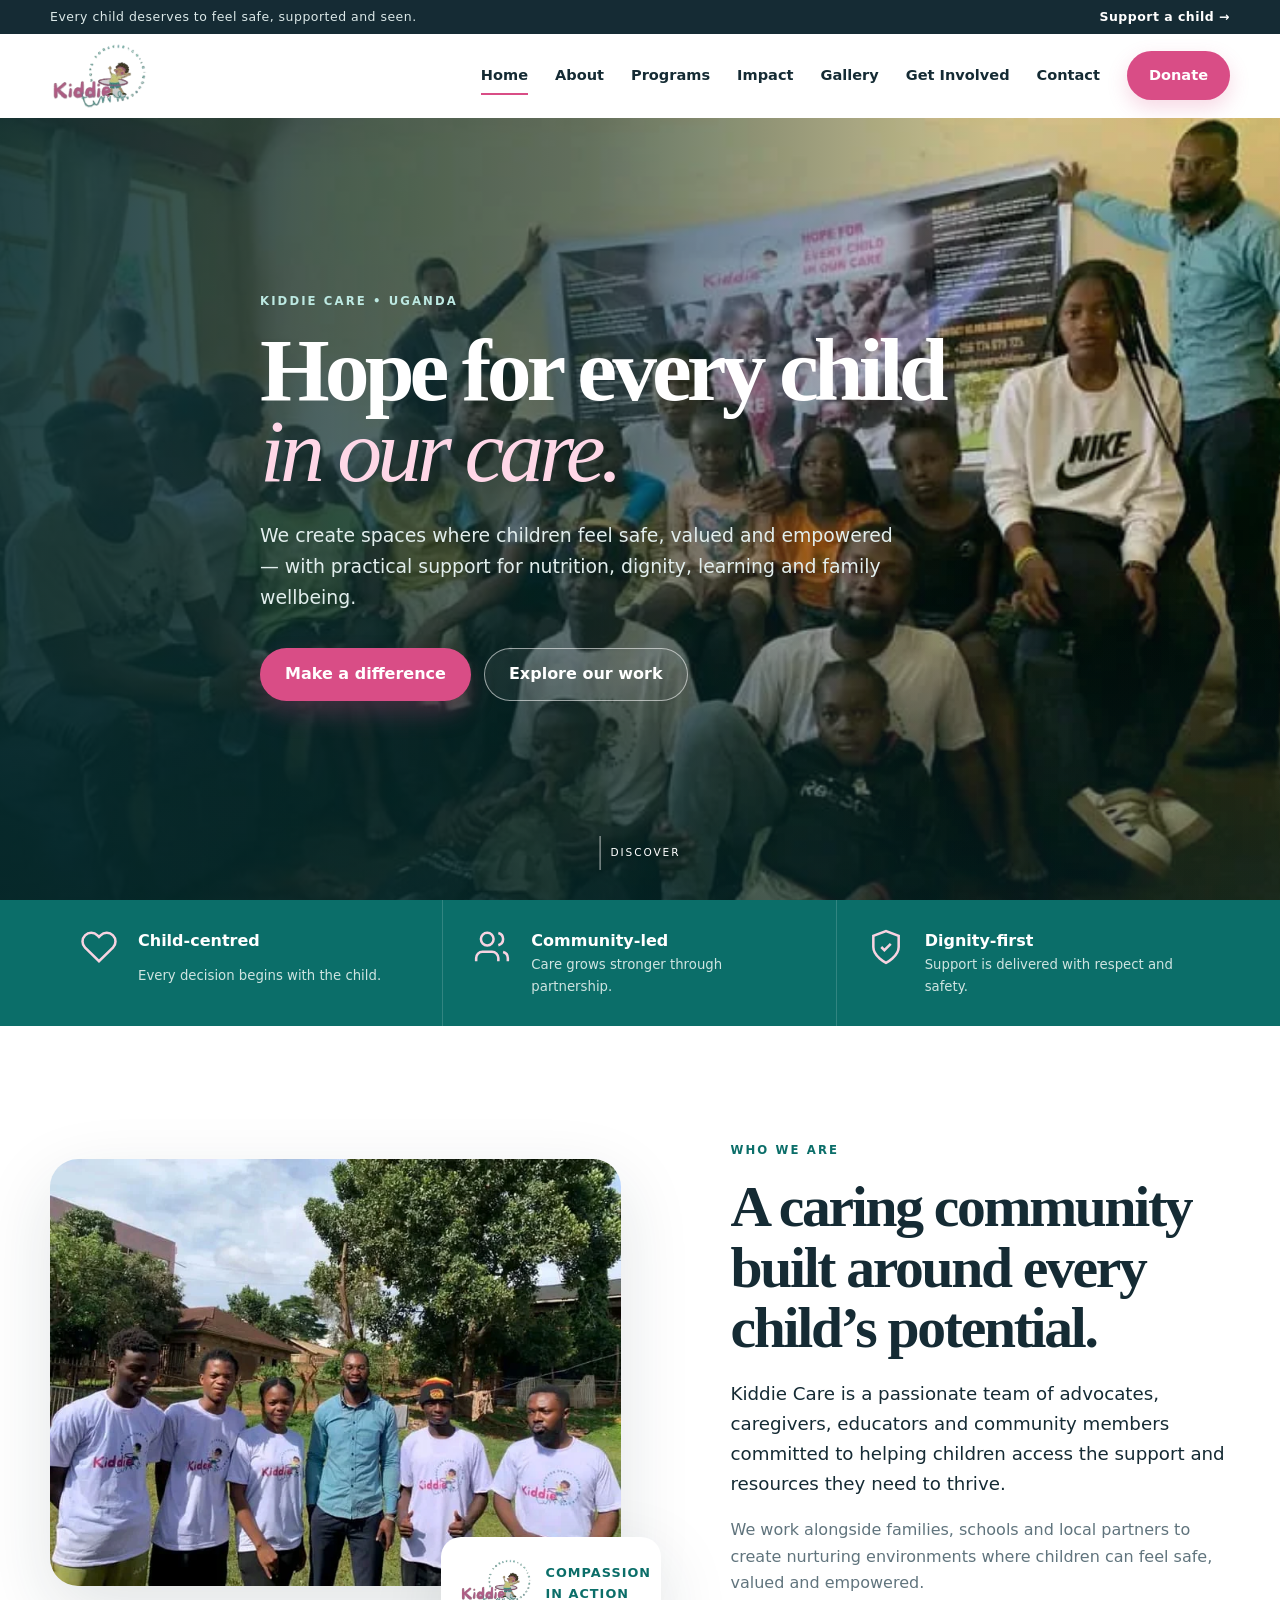
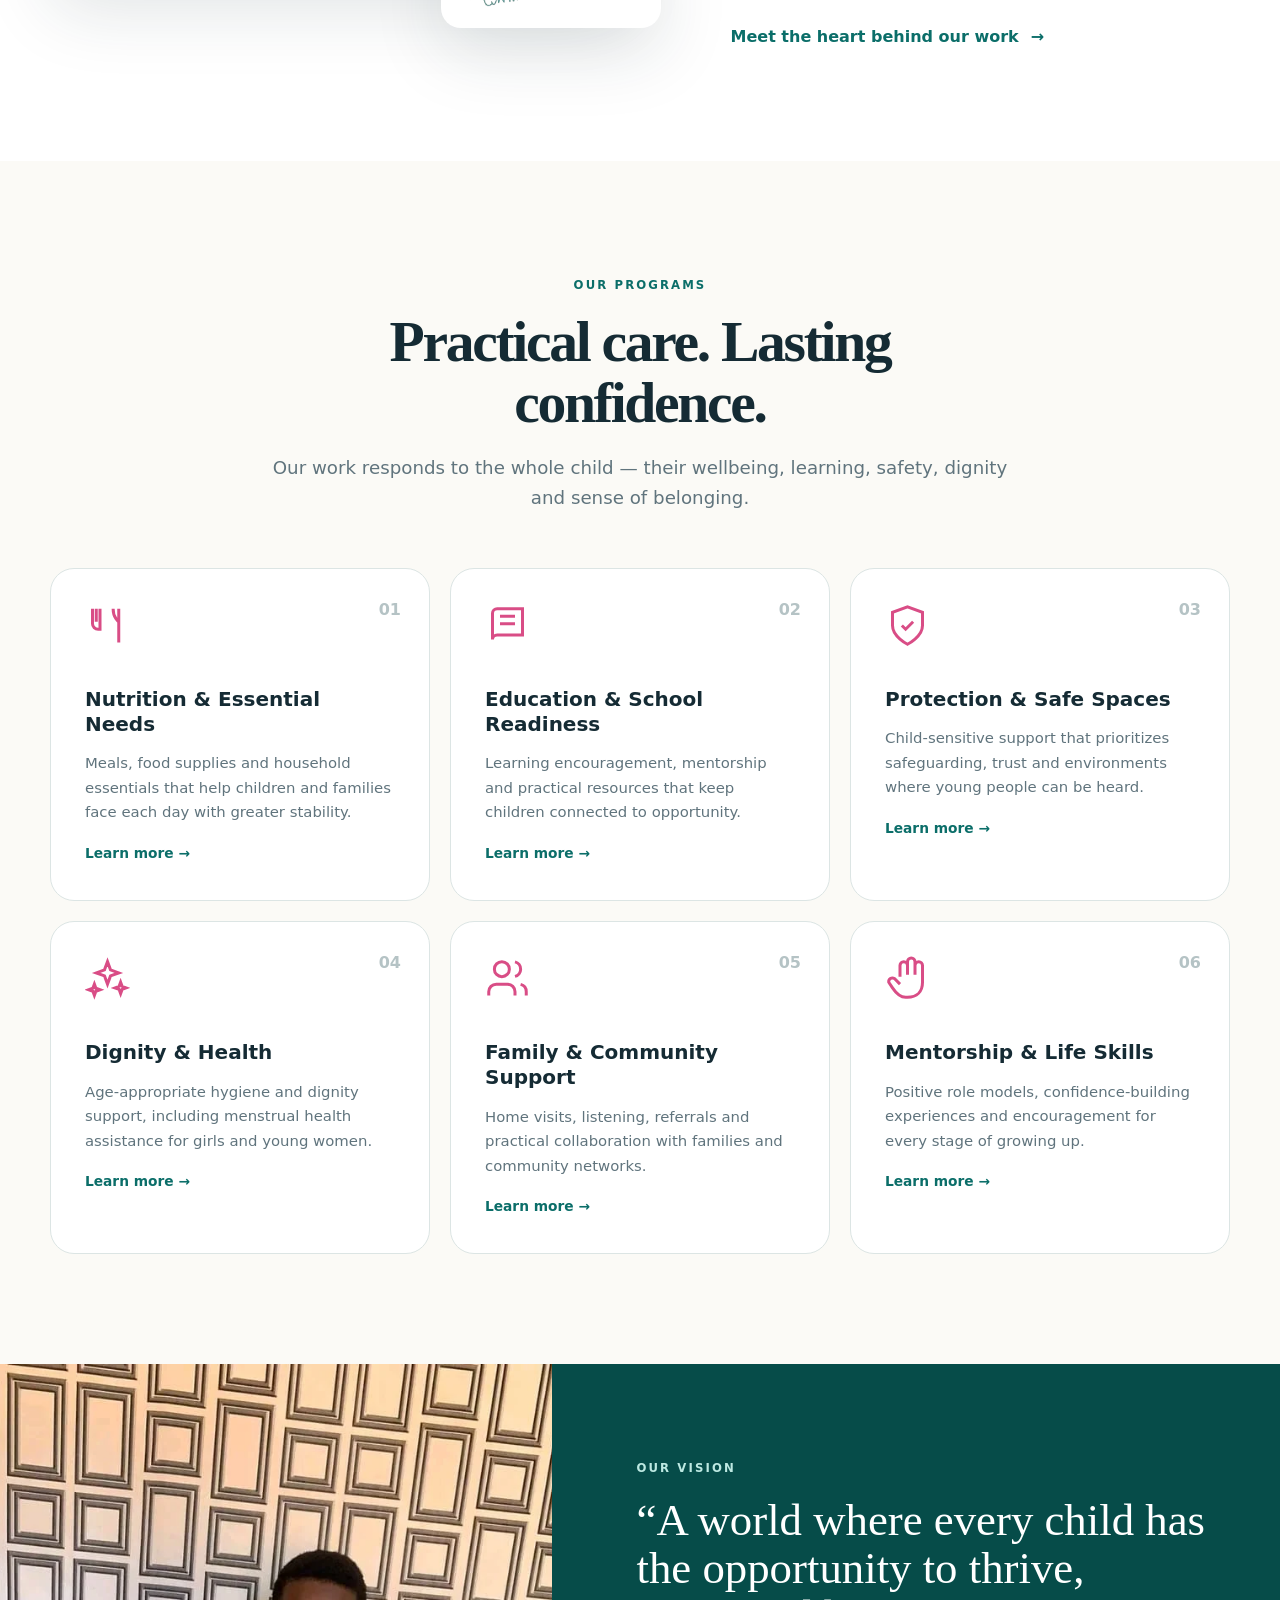
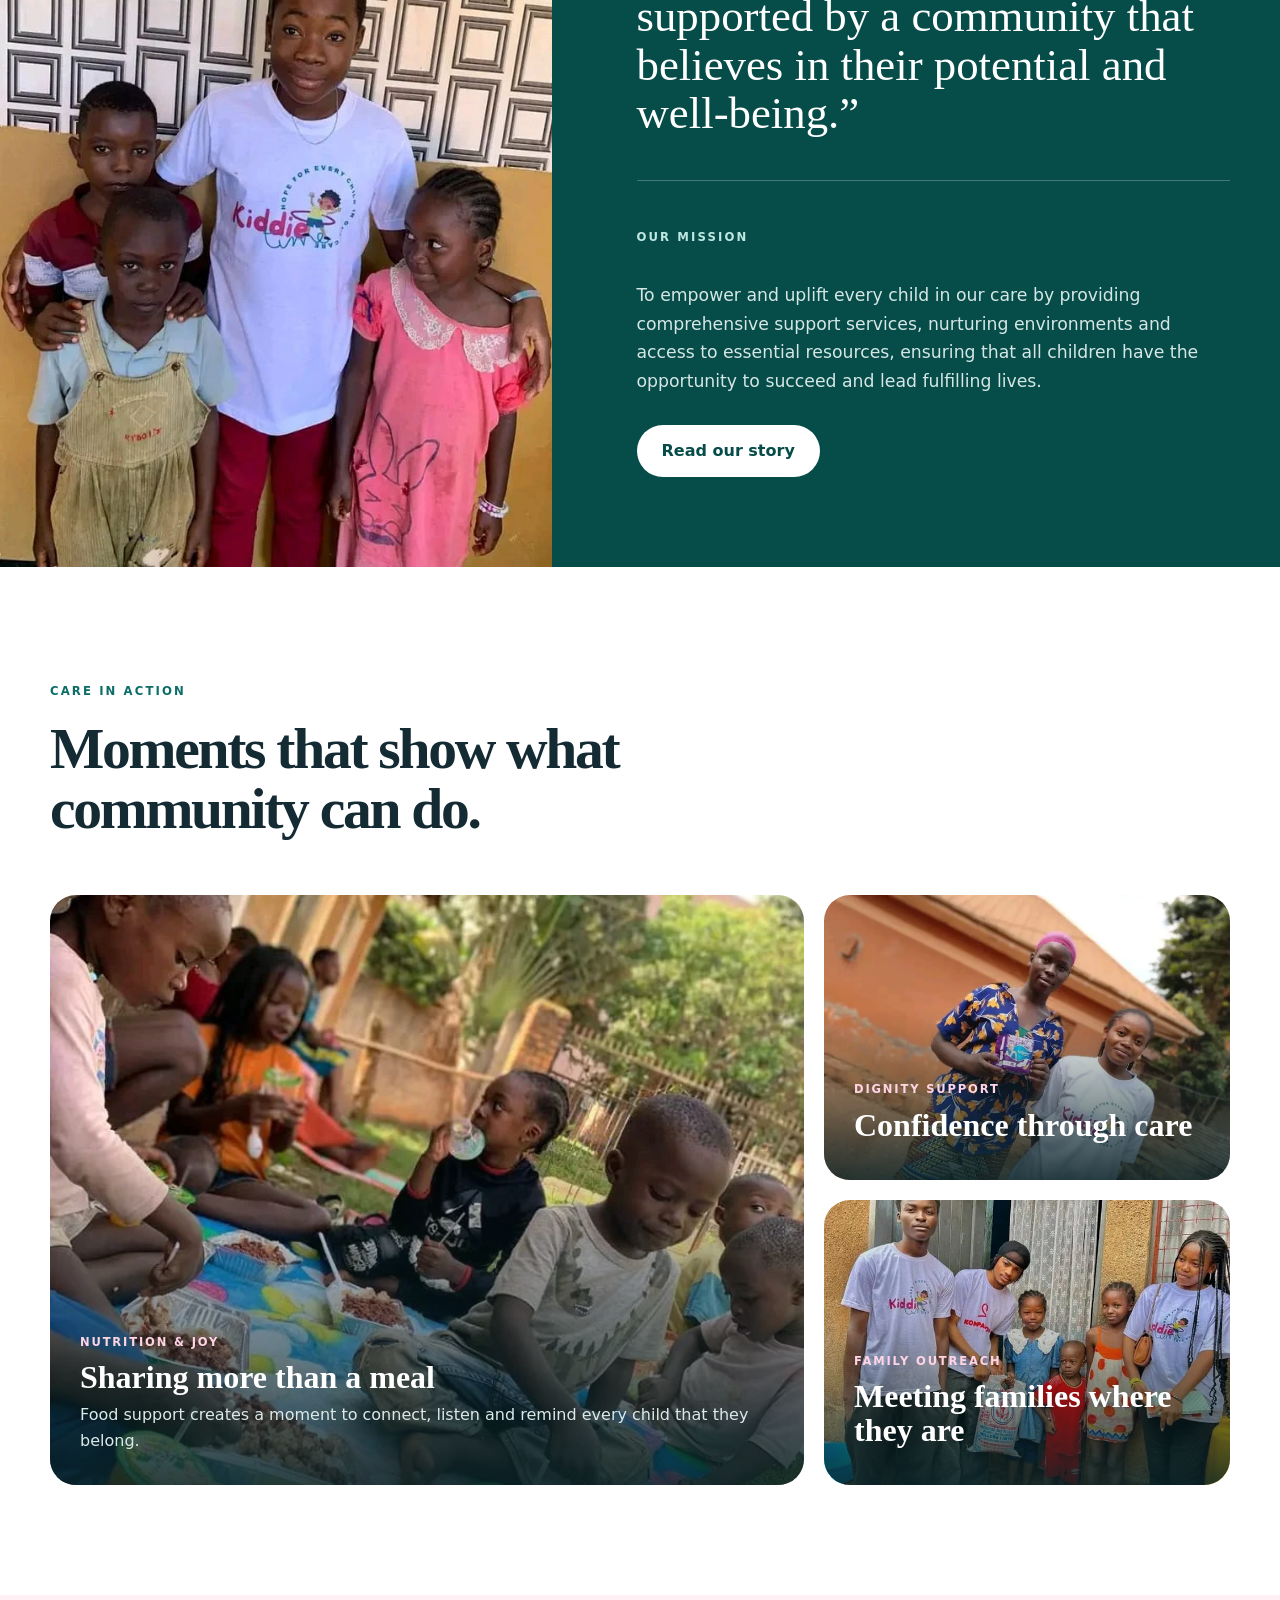
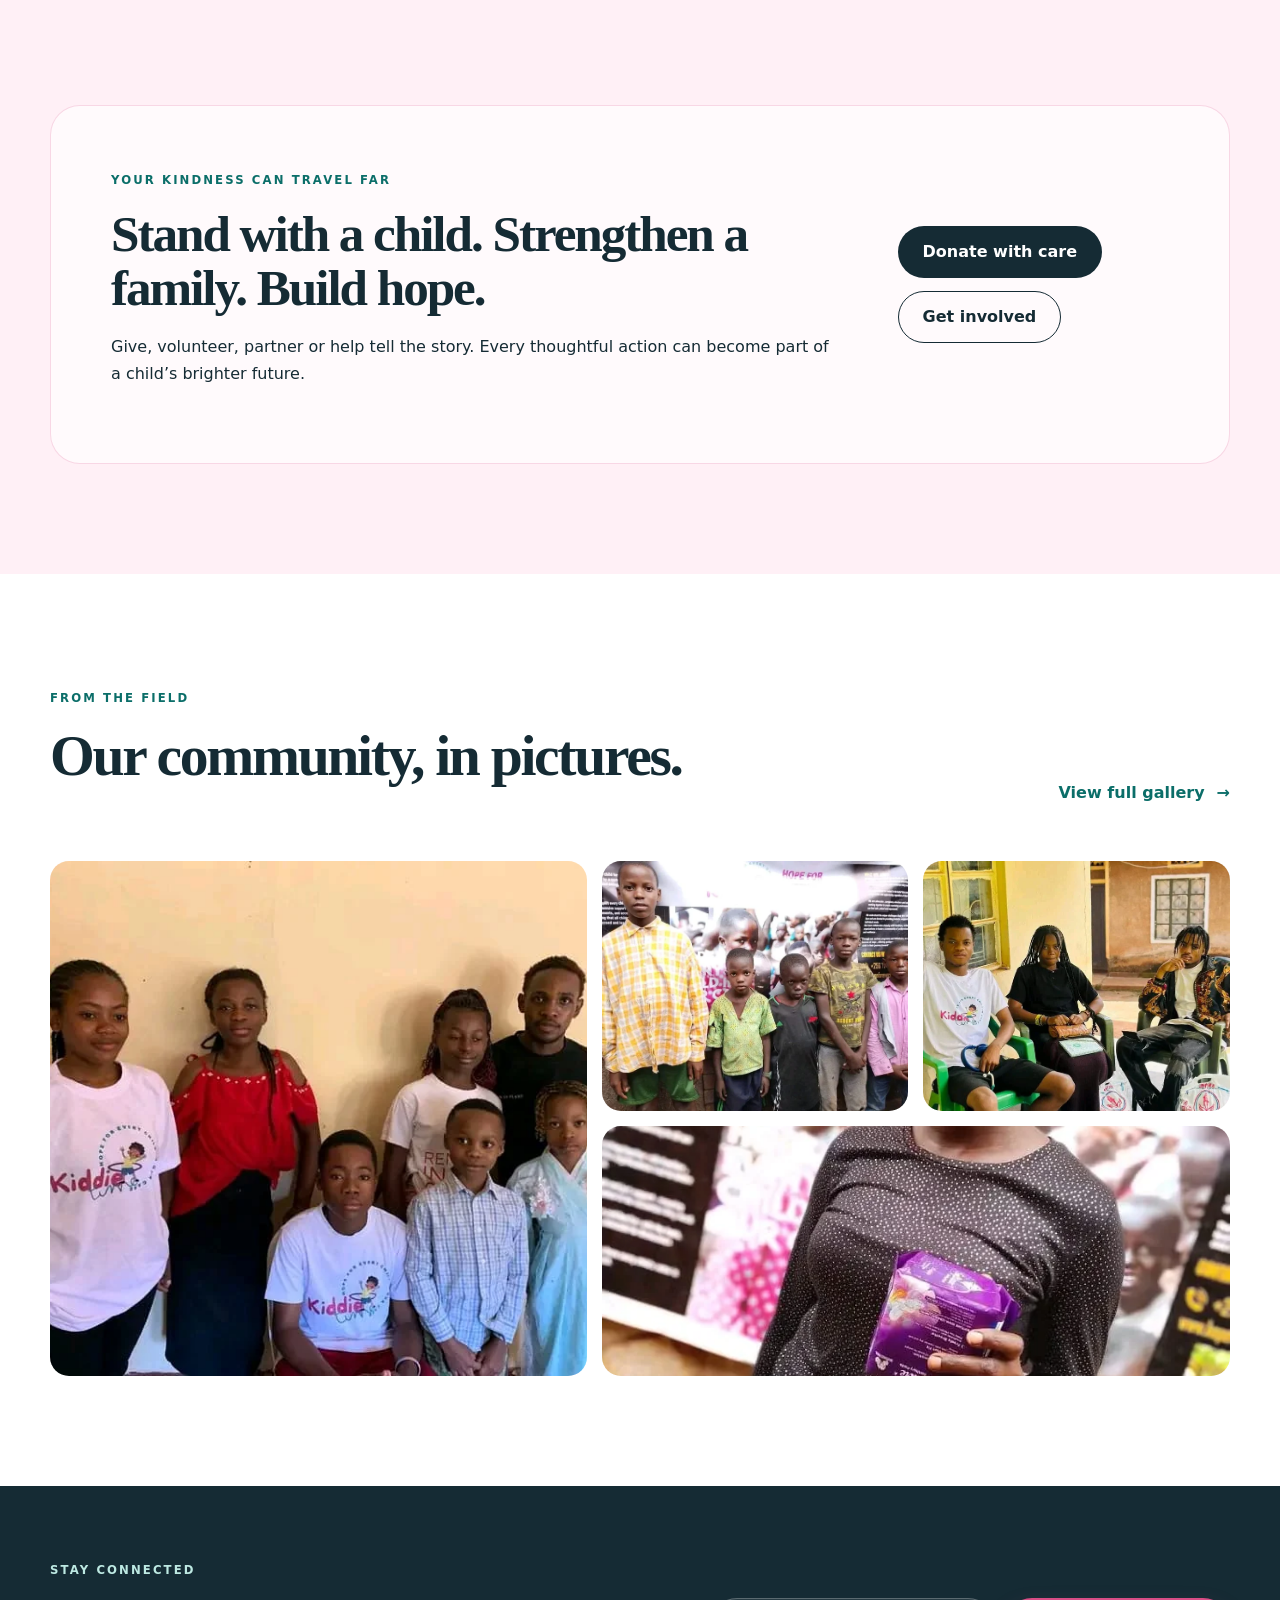
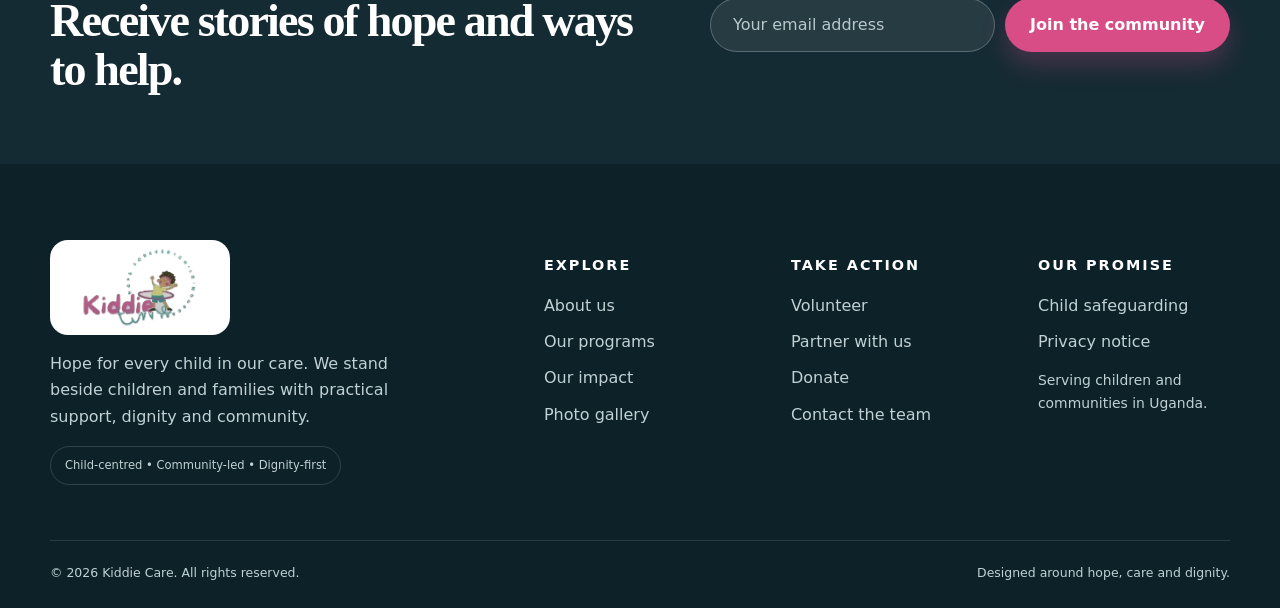
<file: kiddie-care-website/index.html>
<!doctype html>
<html lang="en">
<head>
<meta charset="utf-8"><meta name="viewport" content="width=device-width,initial-scale=1">
<title>Home | Kiddie Care</title>
<meta name="description" content="Kiddie Care supports children and families in Uganda through nutrition, dignity, learning, mentorship and community outreach.">
<meta name="theme-color" content="#0b6e69">
<link rel="icon" href="favicon.png"><link rel="manifest" href="manifest.webmanifest">
<link rel="stylesheet" href="assets/css/styles.css">
</head>
<body data-page="home" class="home-page">
<a class="skip-link" href="#main">Skip to content</a>
<div class="topline"><div class="container"><span>Every child deserves to feel safe, supported and seen.</span><a href="donate.html">Support a child <span aria-hidden="true">→</span></a></div></div>
<header class="site-header" id="siteHeader">
  <div class="container nav-wrap">
    <a class="brand" href="index.html" aria-label="Kiddie Care home"><img src="assets/images/kiddie-care-logo.png" alt="Kiddie Care — Hope for Every Child in Our Care"></a>
    <button class="menu-toggle" type="button" aria-expanded="false" aria-controls="siteNav"><span></span><span></span><span></span><span class="sr-only">Open menu</span></button>
    <nav class="site-nav" id="siteNav" aria-label="Primary navigation"><a href="index.html" data-nav="home">Home</a><a href="about.html" data-nav="about">About</a><a href="programs.html" data-nav="programs">Programs</a><a href="impact.html" data-nav="impact">Impact</a><a href="gallery.html" data-nav="gallery">Gallery</a><a href="get-involved.html" data-nav="involved">Get Involved</a><a href="contact.html" data-nav="contact">Contact</a><a class="nav-donate" href="donate.html">Donate</a></nav>
  </div>
</header>
<main id="main">
<section class="hero hero-home">
  <div class="hero-media"><img src="assets/images/community_group.webp" alt="Kiddie Care volunteers and children gathered together"><div class="hero-scrim"></div></div>
  <div class="container hero-content reveal"><span class="eyebrow light">Kiddie Care • Uganda</span><h1>Hope for every child<br><em>in our care.</em></h1><p>We create spaces where children feel safe, valued and empowered — with practical support for nutrition, dignity, learning and family wellbeing.</p><div class="hero-actions"><a class="btn btn-primary" href="donate.html">Make a difference</a><a class="btn btn-ghost-light" href="programs.html">Explore our work</a></div></div>
  <a href="#welcome" class="scroll-cue" aria-label="Scroll to learn more"><span></span>Discover</a>
</section>
<section class="principles-strip"><div class="container principle-grid"><div><svg aria-hidden="true" viewBox="0 0 24 24"><path d="M20.8 4.6a5.5 5.5 0 0 0-7.8 0L12 5.6l-1-1a5.5 5.5 0 0 0-7.8 7.8l1 1L12 21l7.8-7.6 1-1a5.5 5.5 0 0 0 0-7.8Z"/></svg><strong>Child-centred</strong><span>Every decision begins with the child.</span></div><div><svg aria-hidden="true" viewBox="0 0 24 24"><path d="M16 21v-2a4 4 0 0 0-4-4H6a4 4 0 0 0-4 4v2M9 11a4 4 0 1 0 0-8 4 4 0 0 0 0 8ZM22 21v-2a4 4 0 0 0-3-3.87M16 3.13a4 4 0 0 1 0 7.75"/></svg><strong>Community-led</strong><span>Care grows stronger through partnership.</span></div><div><svg aria-hidden="true" viewBox="0 0 24 24"><path d="M12 22s8-4 8-10V5l-8-3-8 3v7c0 6 8 10 8 10Z"/><path d="m9 12 2 2 4-4"/></svg><strong>Dignity-first</strong><span>Support is delivered with respect and safety.</span></div></div></section>
<section class="section intro-section" id="welcome"><div class="container split split-wide"><div class="image-stack reveal"><img class="image-main" src="assets/images/team_outdoors.webp" alt="Kiddie Care team members outdoors"><div class="image-float"><img src="assets/images/kiddie-care-logo.png" alt=""><span>Compassion in action</span></div></div><div class="content reveal"><span class="eyebrow">Who we are</span><h2>A caring community built around every child’s potential.</h2><p class="lead">Kiddie Care is a passionate team of advocates, caregivers, educators and community members committed to helping children access the support and resources they need to thrive.</p><p>We work alongside families, schools and local partners to create nurturing environments where children can feel safe, valued and empowered.</p><a class="text-link" href="about.html">Meet the heart behind our work <span>→</span></a></div></div></section>
<section class="section section-soft"><div class="container"><div class="section-heading center reveal"><span class="eyebrow">Our programs</span><h2>Practical care. Lasting confidence.</h2><p>Our work responds to the whole child — their wellbeing, learning, safety, dignity and sense of belonging.</p></div><div class="program-grid">
<article class="program-card reveal"><svg aria-hidden="true" viewBox="0 0 24 24"><path d="M4 3v8a3 3 0 0 0 3 3h1V3M6 3v7M8 3v7M18 3v18M15 3c0 5 3 7 3 7"/></svg><span>01</span><h3>Nutrition & Essential Needs</h3><p>Meals, food supplies and household essentials that help children and families face each day with greater stability.</p><a href="programs.html#nutrition">Learn more →</a></article>
<article class="program-card reveal"><svg aria-hidden="true" viewBox="0 0 24 24"><path d="M4 19.5A2.5 2.5 0 0 1 6.5 17H20V3H6.5A2.5 2.5 0 0 0 4 5.5v14Z"/><path d="M8 7h8M8 11h8"/></svg><span>02</span><h3>Education & School Readiness</h3><p>Learning encouragement, mentorship and practical resources that keep children connected to opportunity.</p><a href="programs.html#education">Learn more →</a></article>
<article class="program-card reveal"><svg aria-hidden="true" viewBox="0 0 24 24"><path d="M12 22s8-4 8-10V5l-8-3-8 3v7c0 6 8 10 8 10Z"/><path d="m9 12 2 2 4-4"/></svg><span>03</span><h3>Protection & Safe Spaces</h3><p>Child-sensitive support that prioritizes safeguarding, trust and environments where young people can be heard.</p><a href="programs.html#protection">Learn more →</a></article>
<article class="program-card reveal"><svg aria-hidden="true" viewBox="0 0 24 24"><path d="m12 3 1.6 4.4L18 9l-4.4 1.6L12 15l-1.6-4.4L6 9l4.4-1.6L12 3ZM5 15l.8 2.2L8 18l-2.2.8L5 21l-.8-2.2L2 18l2.2-.8L5 15ZM19 14l.8 2.2L22 17l-2.2.8L19 20l-.8-2.2L16 17l2.2-.8L19 14Z"/></svg><span>04</span><h3>Dignity & Health</h3><p>Age-appropriate hygiene and dignity support, including menstrual health assistance for girls and young women.</p><a href="programs.html#dignity">Learn more →</a></article>
<article class="program-card reveal"><svg aria-hidden="true" viewBox="0 0 24 24"><path d="M16 21v-2a4 4 0 0 0-4-4H6a4 4 0 0 0-4 4v2M9 11a4 4 0 1 0 0-8 4 4 0 0 0 0 8ZM22 21v-2a4 4 0 0 0-3-3.87M16 3.13a4 4 0 0 1 0 7.75"/></svg><span>05</span><h3>Family & Community Support</h3><p>Home visits, listening, referrals and practical collaboration with families and community networks.</p><a href="programs.html#community">Learn more →</a></article>
<article class="program-card reveal"><svg aria-hidden="true" viewBox="0 0 24 24"><path d="M8 11V5a2 2 0 0 1 4 0v5-7a2 2 0 0 1 4 0v7-5a2 2 0 0 1 4 0v9c0 5-3 8-8 8h-1c-3 0-5-2-7-5l-2-3a2 2 0 0 1 3-2l3 3"/></svg><span>06</span><h3>Mentorship & Life Skills</h3><p>Positive role models, confidence-building experiences and encouragement for every stage of growing up.</p><a href="programs.html#mentorship">Learn more →</a></article>
</div></div></section>
<section class="section vision-band"><div class="container vision-grid"><div class="vision-image reveal"><img src="assets/images/mentor_children.webp" alt="A Kiddie Care volunteer standing with children"></div><div class="vision-copy reveal"><span class="eyebrow light">Our vision</span><blockquote>“A world where every child has the opportunity to thrive, supported by a community that believes in their potential and well-being.”</blockquote><hr><span class="eyebrow light">Our mission</span><p>To empower and uplift every child in our care by providing comprehensive support services, nurturing environments and access to essential resources, ensuring that all children have the opportunity to succeed and lead fulfilling lives.</p><a class="btn btn-light" href="about.html">Read our story</a></div></div></section>
<section class="section"><div class="container"><div class="section-heading reveal"><span class="eyebrow">Care in action</span><h2>Moments that show what community can do.</h2></div><div class="story-grid"><article class="story-card large reveal"><img src="assets/images/meal_day.webp" alt="Children sharing a meal during a Kiddie Care activity"><div><span>Nutrition & joy</span><h3>Sharing more than a meal</h3><p>Food support creates a moment to connect, listen and remind every child that they belong.</p></div></article><article class="story-card reveal"><img src="assets/images/dignity_visit.webp" alt="Kiddie Care volunteer providing dignity supplies"><div><span>Dignity support</span><h3>Confidence through care</h3></div></article><article class="story-card reveal"><img src="assets/images/family_relief.webp" alt="Kiddie Care volunteers visiting a family with supplies"><div><span>Family outreach</span><h3>Meeting families where they are</h3></div></article></div></div></section>
<section class="section section-pink"><div class="container action-panel reveal"><div><span class="eyebrow">Your kindness can travel far</span><h2>Stand with a child. Strengthen a family. Build hope.</h2><p>Give, volunteer, partner or help tell the story. Every thoughtful action can become part of a child’s brighter future.</p></div><div class="action-buttons"><a class="btn btn-dark" href="donate.html">Donate with care</a><a class="btn btn-outline-dark" href="get-involved.html">Get involved</a></div></div></section>
<section class="section gallery-preview"><div class="container"><div class="section-heading between reveal"><div><span class="eyebrow">From the field</span><h2>Our community, in pictures.</h2></div><a class="text-link" href="gallery.html">View full gallery <span>→</span></a></div><div class="mosaic reveal"><img src="assets/images/community_family.webp" alt="Kiddie Care team and children"><img src="assets/images/children_banner.webp" alt="Children standing in front of a Kiddie Care banner"><img src="assets/images/food_supplies.webp" alt="Community members with food supply bags"><img src="assets/images/dignity_support.webp" alt="Woman holding dignity supplies"></div></div></section>
<section class="newsletter"><div class="container newsletter-inner reveal"><div><span class="eyebrow light">Stay connected</span><h2>Receive stories of hope and ways to help.</h2></div><form class="inline-form" data-local-form="newsletter"><label class="sr-only" for="news-email">Email address</label><input id="news-email" name="email" type="email" placeholder="Your email address" required><button class="btn btn-primary" type="submit">Join the community</button></form></div></section>
</main>
<footer class="site-footer">
  <div class="container footer-grid">
    <div class="footer-brand"><img src="assets/images/kiddie-care-logo.png" alt="Kiddie Care"><p>Hope for every child in our care. We stand beside children and families with practical support, dignity and community.</p><div class="footer-badge">Child-centred • Community-led • Dignity-first</div></div>
    <div><h3>Explore</h3><a href="about.html">About us</a><a href="programs.html">Our programs</a><a href="impact.html">Our impact</a><a href="gallery.html">Photo gallery</a></div>
    <div><h3>Take action</h3><a href="get-involved.html">Volunteer</a><a href="get-involved.html#partner">Partner with us</a><a href="donate.html">Donate</a><a href="contact.html">Contact the team</a></div>
    <div><h3>Our promise</h3><a href="safeguarding.html">Child safeguarding</a><a href="privacy.html">Privacy notice</a><p class="footer-note">Serving children and communities in Uganda.</p></div>
  </div>
  <div class="container footer-bottom"><span>© <span data-year></span> Kiddie Care. All rights reserved.</span><span>Designed around hope, care and dignity.</span></div>
</footer>
<div class="toast" role="status" aria-live="polite"></div>
<script src="assets/js/main.js"></script>
</body></html>
</file>
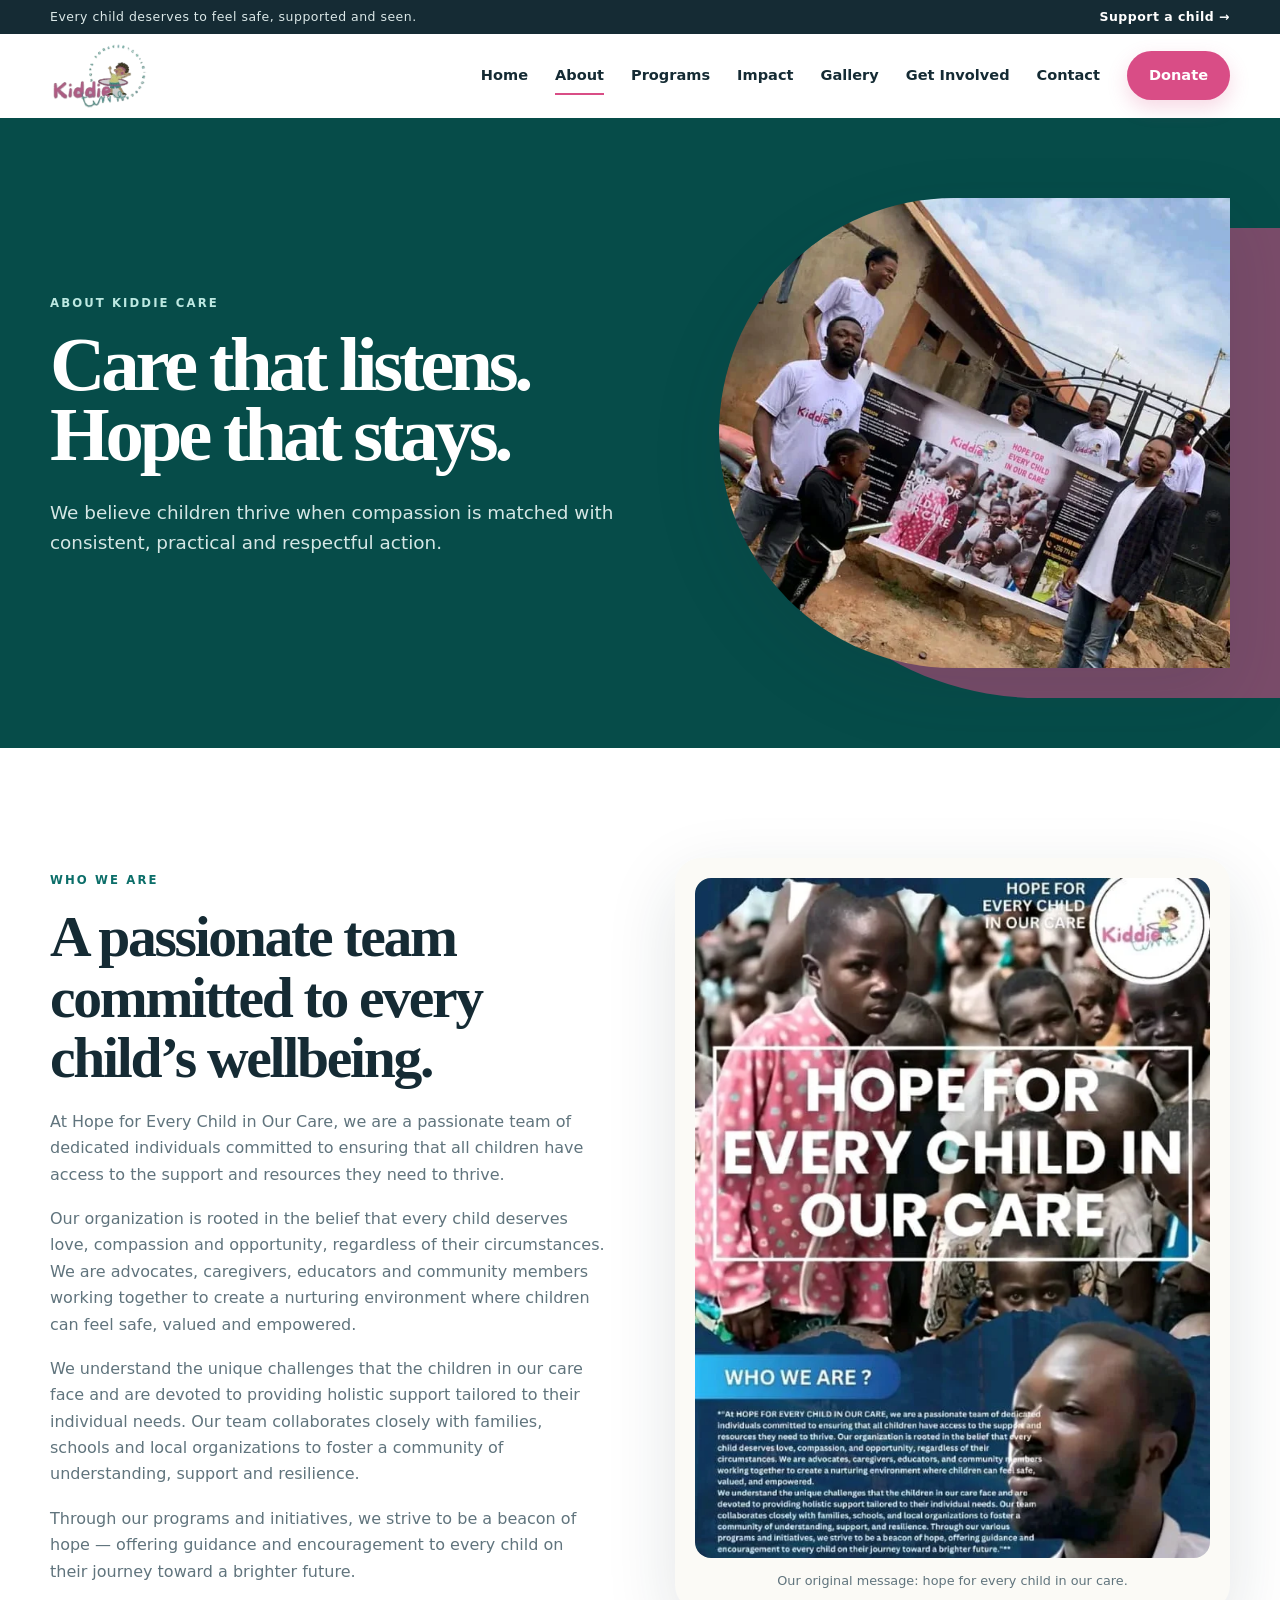
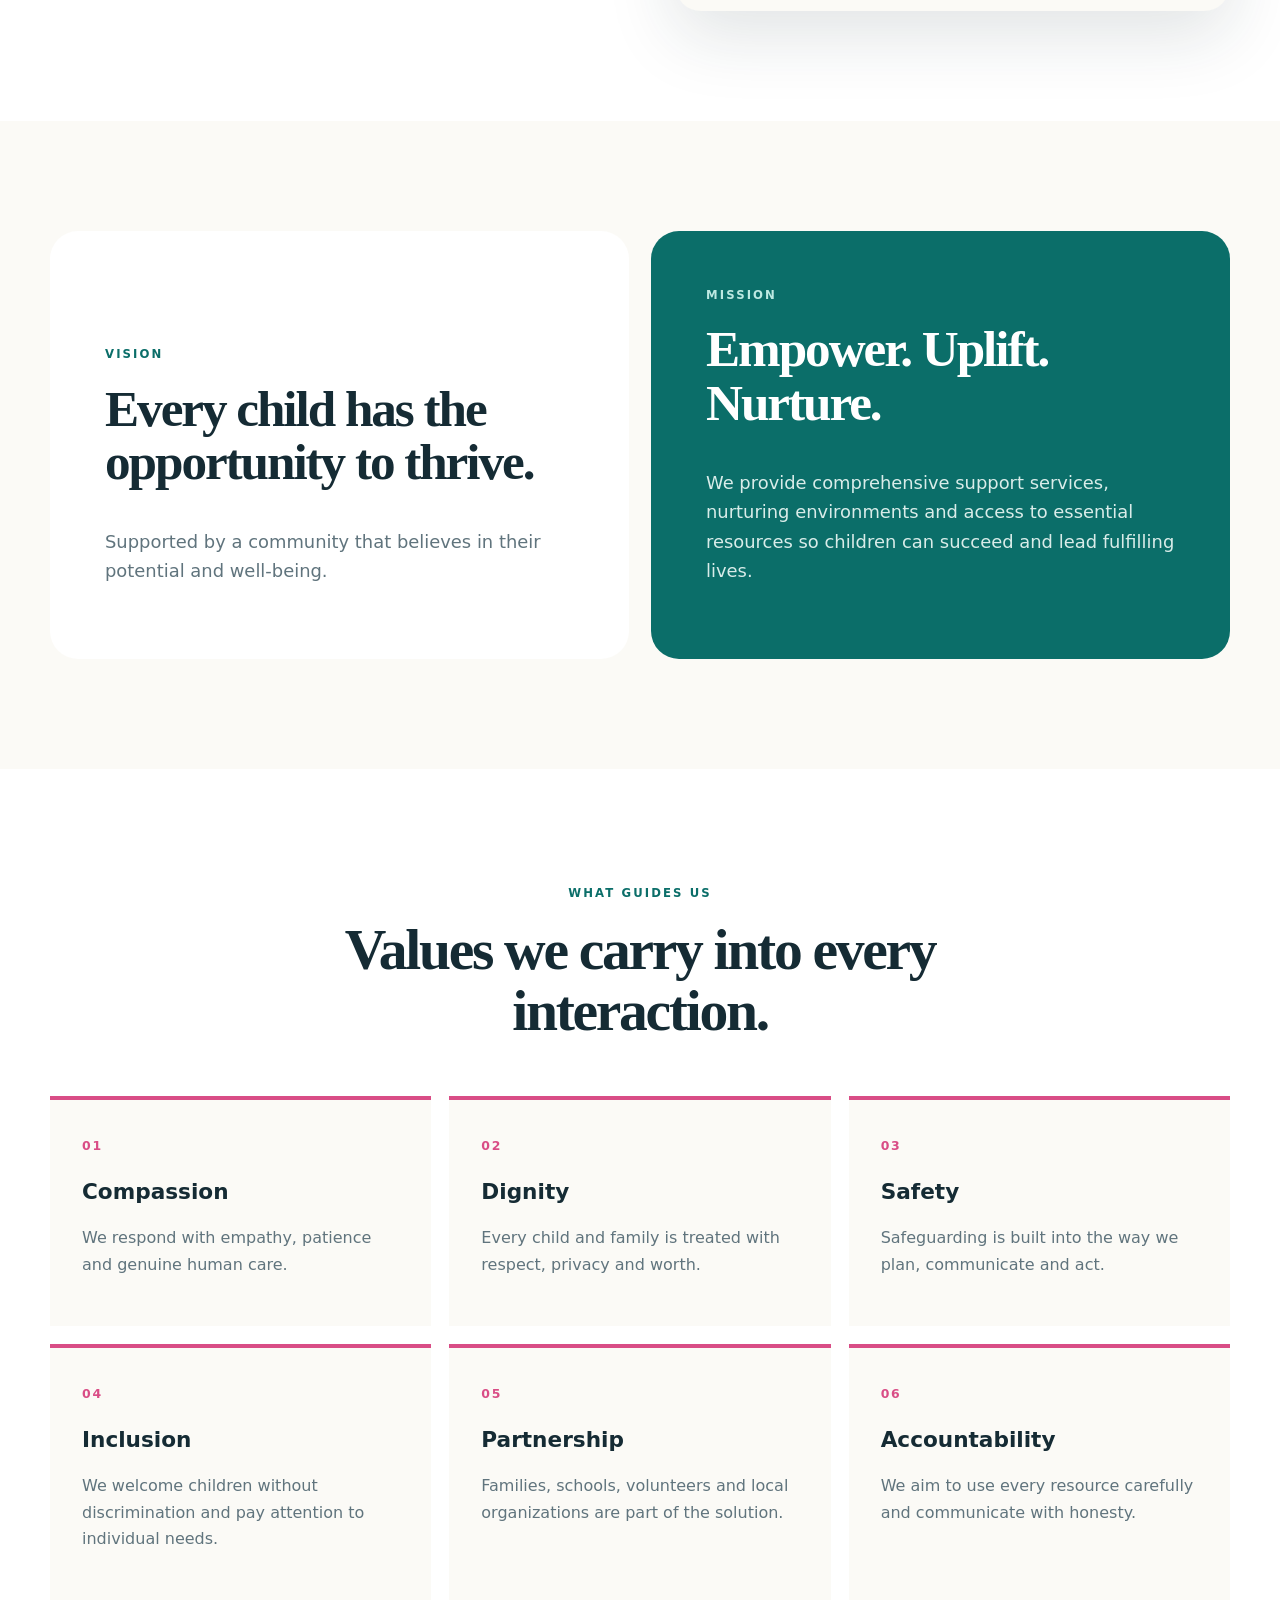
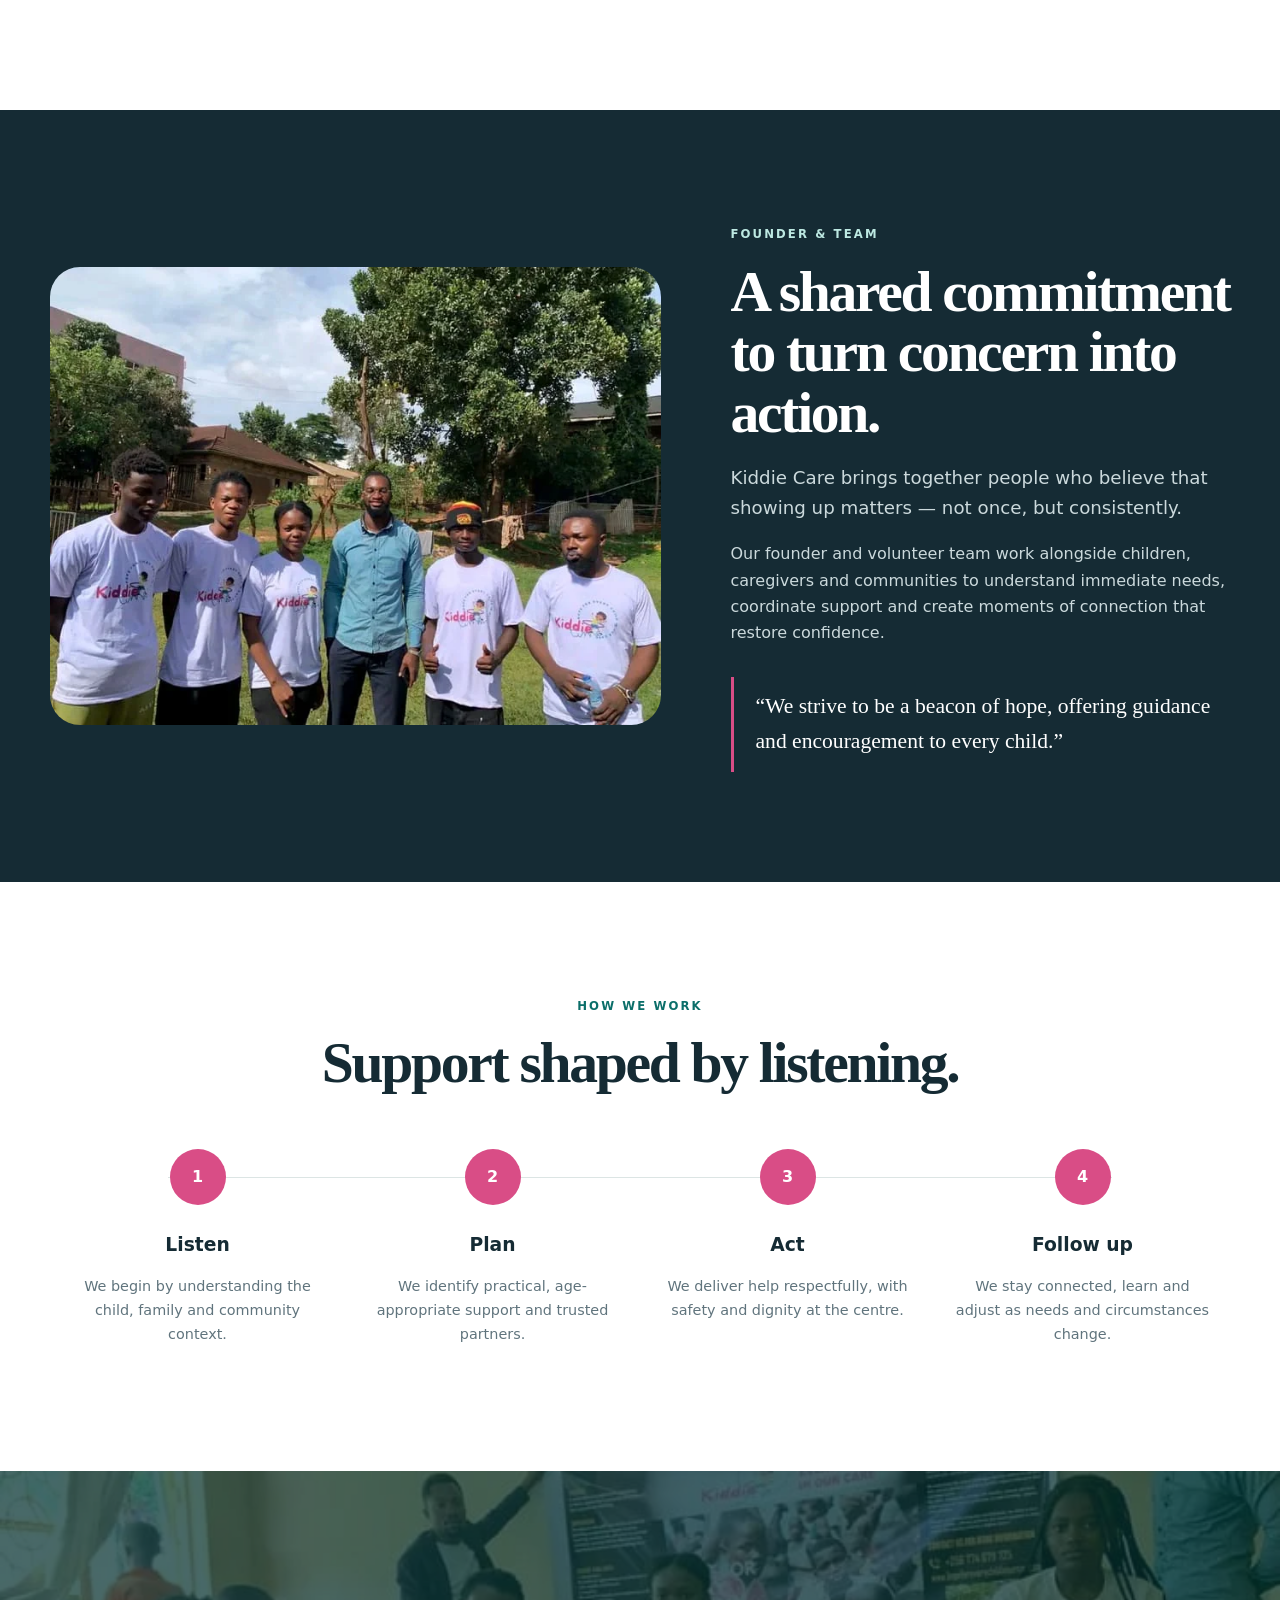
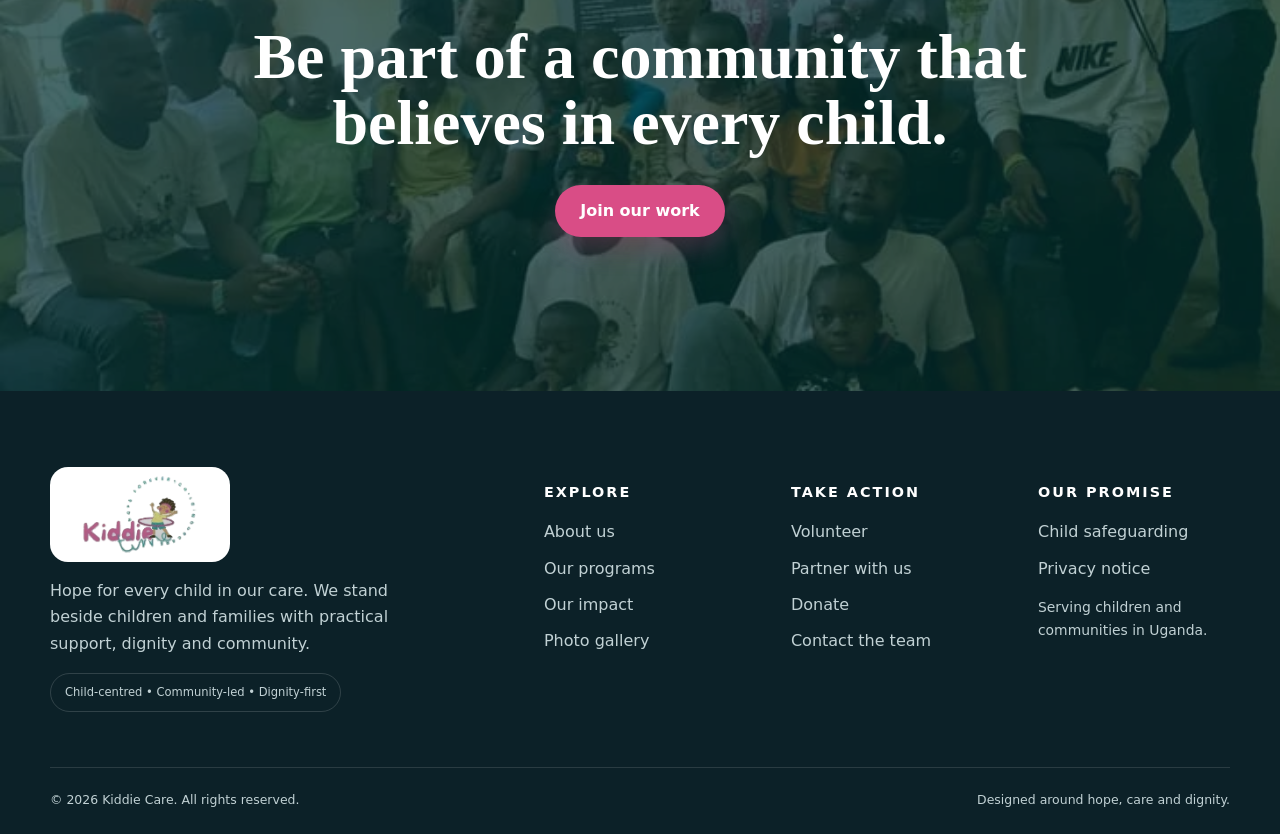
<file: kiddie-care-website/about.html>
<!doctype html>
<html lang="en">
<head>
<meta charset="utf-8"><meta name="viewport" content="width=device-width,initial-scale=1">
<title>About us | Kiddie Care</title>
<meta name="description" content="Learn about Kiddie Care, our mission, vision, values and community-centred approach.">
<meta name="theme-color" content="#0b6e69">
<link rel="icon" href="favicon.png"><link rel="manifest" href="manifest.webmanifest">
<link rel="stylesheet" href="assets/css/styles.css">
</head>
<body data-page="about" class="">
<a class="skip-link" href="#main">Skip to content</a>
<div class="topline"><div class="container"><span>Every child deserves to feel safe, supported and seen.</span><a href="donate.html">Support a child <span aria-hidden="true">→</span></a></div></div>
<header class="site-header" id="siteHeader">
  <div class="container nav-wrap">
    <a class="brand" href="index.html" aria-label="Kiddie Care home"><img src="assets/images/kiddie-care-logo.png" alt="Kiddie Care — Hope for Every Child in Our Care"></a>
    <button class="menu-toggle" type="button" aria-expanded="false" aria-controls="siteNav"><span></span><span></span><span></span><span class="sr-only">Open menu</span></button>
    <nav class="site-nav" id="siteNav" aria-label="Primary navigation"><a href="index.html" data-nav="home">Home</a><a href="about.html" data-nav="about">About</a><a href="programs.html" data-nav="programs">Programs</a><a href="impact.html" data-nav="impact">Impact</a><a href="gallery.html" data-nav="gallery">Gallery</a><a href="get-involved.html" data-nav="involved">Get Involved</a><a href="contact.html" data-nav="contact">Contact</a><a class="nav-donate" href="donate.html">Donate</a></nav>
  </div>
</header>
<main id="main">
<section class="page-hero about-hero"><div class="container page-hero-grid"><div class="reveal"><span class="eyebrow light">About Kiddie Care</span><h1>Care that listens.<br>Hope that stays.</h1><p>We believe children thrive when compassion is matched with consistent, practical and respectful action.</p></div><div class="page-hero-photo reveal"><img src="assets/images/banner_outreach.webp" alt="Kiddie Care team presenting an outreach banner"></div></div></section>
<section class="section"><div class="container split"><div class="content reveal"><span class="eyebrow">Who we are</span><h2>A passionate team committed to every child’s wellbeing.</h2><p>At Hope for Every Child in Our Care, we are a passionate team of dedicated individuals committed to ensuring that all children have access to the support and resources they need to thrive.</p><p>Our organization is rooted in the belief that every child deserves love, compassion and opportunity, regardless of their circumstances. We are advocates, caregivers, educators and community members working together to create a nurturing environment where children can feel safe, valued and empowered.</p><p>We understand the unique challenges that the children in our care face and are devoted to providing holistic support tailored to their individual needs. Our team collaborates closely with families, schools and local organizations to foster a community of understanding, support and resilience.</p><p>Through our programs and initiatives, we strive to be a beacon of hope — offering guidance and encouragement to every child on their journey toward a brighter future.</p></div><figure class="brochure-card reveal"><img src="assets/images/brochure.webp" alt="Kiddie Care organization brochure"><figcaption>Our original message: hope for every child in our care.</figcaption></figure></div></section>
<section class="section section-soft"><div class="container"><div class="mission-cards"><article class="mission-card reveal"><span class="eyebrow">Vision</span><h2>Every child has the opportunity to thrive.</h2><p>Supported by a community that believes in their potential and well-being.</p></article><article class="mission-card dark reveal"><span class="eyebrow light">Mission</span><h2>Empower. Uplift. Nurture.</h2><p>We provide comprehensive support services, nurturing environments and access to essential resources so children can succeed and lead fulfilling lives.</p></article></div></div></section>
<section class="section"><div class="container"><div class="section-heading center reveal"><span class="eyebrow">What guides us</span><h2>Values we carry into every interaction.</h2></div><div class="values-grid">
<article class="value-card reveal"><b>01</b><h3>Compassion</h3><p>We respond with empathy, patience and genuine human care.</p></article><article class="value-card reveal"><b>02</b><h3>Dignity</h3><p>Every child and family is treated with respect, privacy and worth.</p></article><article class="value-card reveal"><b>03</b><h3>Safety</h3><p>Safeguarding is built into the way we plan, communicate and act.</p></article><article class="value-card reveal"><b>04</b><h3>Inclusion</h3><p>We welcome children without discrimination and pay attention to individual needs.</p></article><article class="value-card reveal"><b>05</b><h3>Partnership</h3><p>Families, schools, volunteers and local organizations are part of the solution.</p></article><article class="value-card reveal"><b>06</b><h3>Accountability</h3><p>We aim to use every resource carefully and communicate with honesty.</p></article>
</div></div></section>
<section class="section founder-section"><div class="container split split-wide"><div class="founder-photo reveal"><img src="assets/images/team_outdoors.webp" alt="Kiddie Care volunteers with the organization founder"></div><div class="content reveal"><span class="eyebrow light">Founder & team</span><h2>A shared commitment to turn concern into action.</h2><p class="lead">Kiddie Care brings together people who believe that showing up matters — not once, but consistently.</p><p>Our founder and volunteer team work alongside children, caregivers and communities to understand immediate needs, coordinate support and create moments of connection that restore confidence.</p><div class="quote-mark">“We strive to be a beacon of hope, offering guidance and encouragement to every child.”</div></div></div></section>
<section class="section"><div class="container"><div class="section-heading center reveal"><span class="eyebrow">How we work</span><h2>Support shaped by listening.</h2></div><div class="steps"><div class="step reveal"><span>1</span><h3>Listen</h3><p>We begin by understanding the child, family and community context.</p></div><div class="step reveal"><span>2</span><h3>Plan</h3><p>We identify practical, age-appropriate support and trusted partners.</p></div><div class="step reveal"><span>3</span><h3>Act</h3><p>We deliver help respectfully, with safety and dignity at the centre.</p></div><div class="step reveal"><span>4</span><h3>Follow up</h3><p>We stay connected, learn and adjust as needs and circumstances change.</p></div></div></div></section>
<section class="cta-photo"><img src="assets/images/community_group.webp" alt="Kiddie Care community gathering"><div class="container reveal"><h2>Be part of a community that believes in every child.</h2><a class="btn btn-primary" href="get-involved.html">Join our work</a></div></section>
</main>
<footer class="site-footer">
  <div class="container footer-grid">
    <div class="footer-brand"><img src="assets/images/kiddie-care-logo.png" alt="Kiddie Care"><p>Hope for every child in our care. We stand beside children and families with practical support, dignity and community.</p><div class="footer-badge">Child-centred • Community-led • Dignity-first</div></div>
    <div><h3>Explore</h3><a href="about.html">About us</a><a href="programs.html">Our programs</a><a href="impact.html">Our impact</a><a href="gallery.html">Photo gallery</a></div>
    <div><h3>Take action</h3><a href="get-involved.html">Volunteer</a><a href="get-involved.html#partner">Partner with us</a><a href="donate.html">Donate</a><a href="contact.html">Contact the team</a></div>
    <div><h3>Our promise</h3><a href="safeguarding.html">Child safeguarding</a><a href="privacy.html">Privacy notice</a><p class="footer-note">Serving children and communities in Uganda.</p></div>
  </div>
  <div class="container footer-bottom"><span>© <span data-year></span> Kiddie Care. All rights reserved.</span><span>Designed around hope, care and dignity.</span></div>
</footer>
<div class="toast" role="status" aria-live="polite"></div>
<script src="assets/js/main.js"></script>
</body></html>
</file>
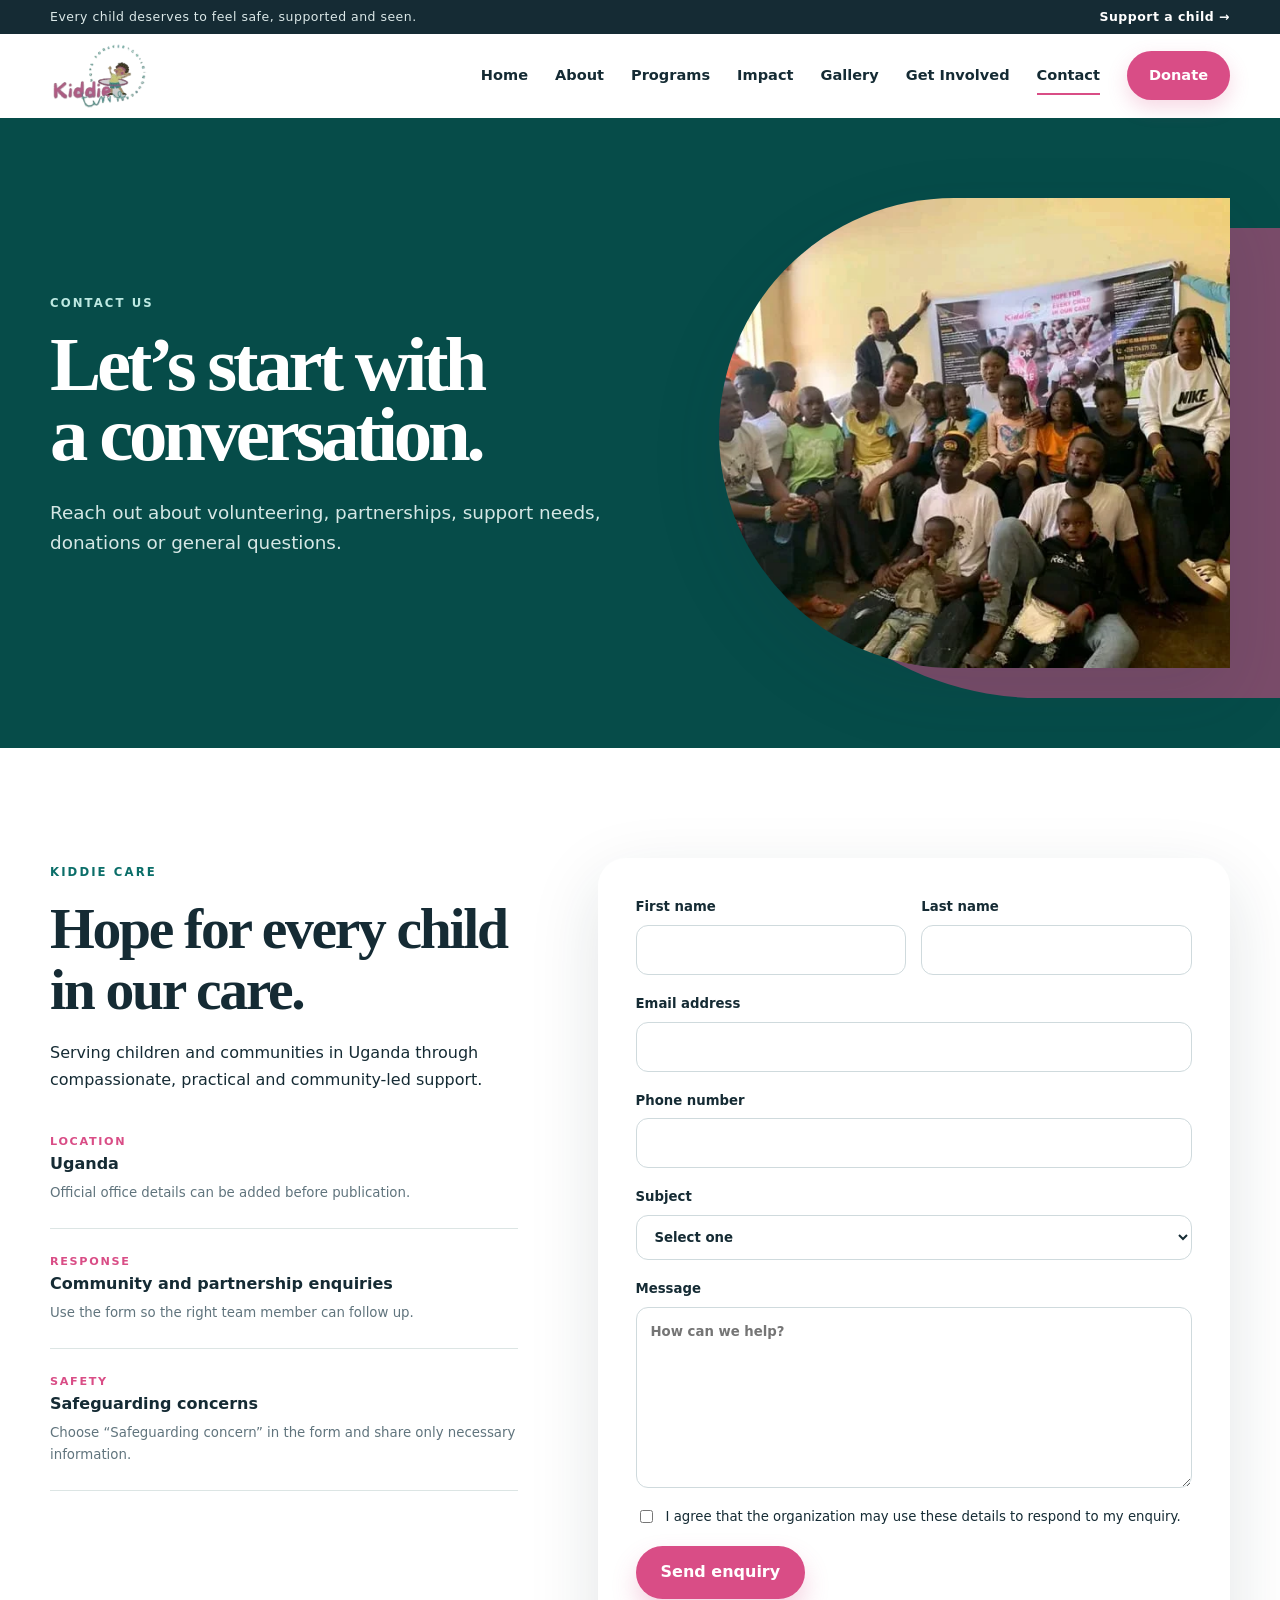
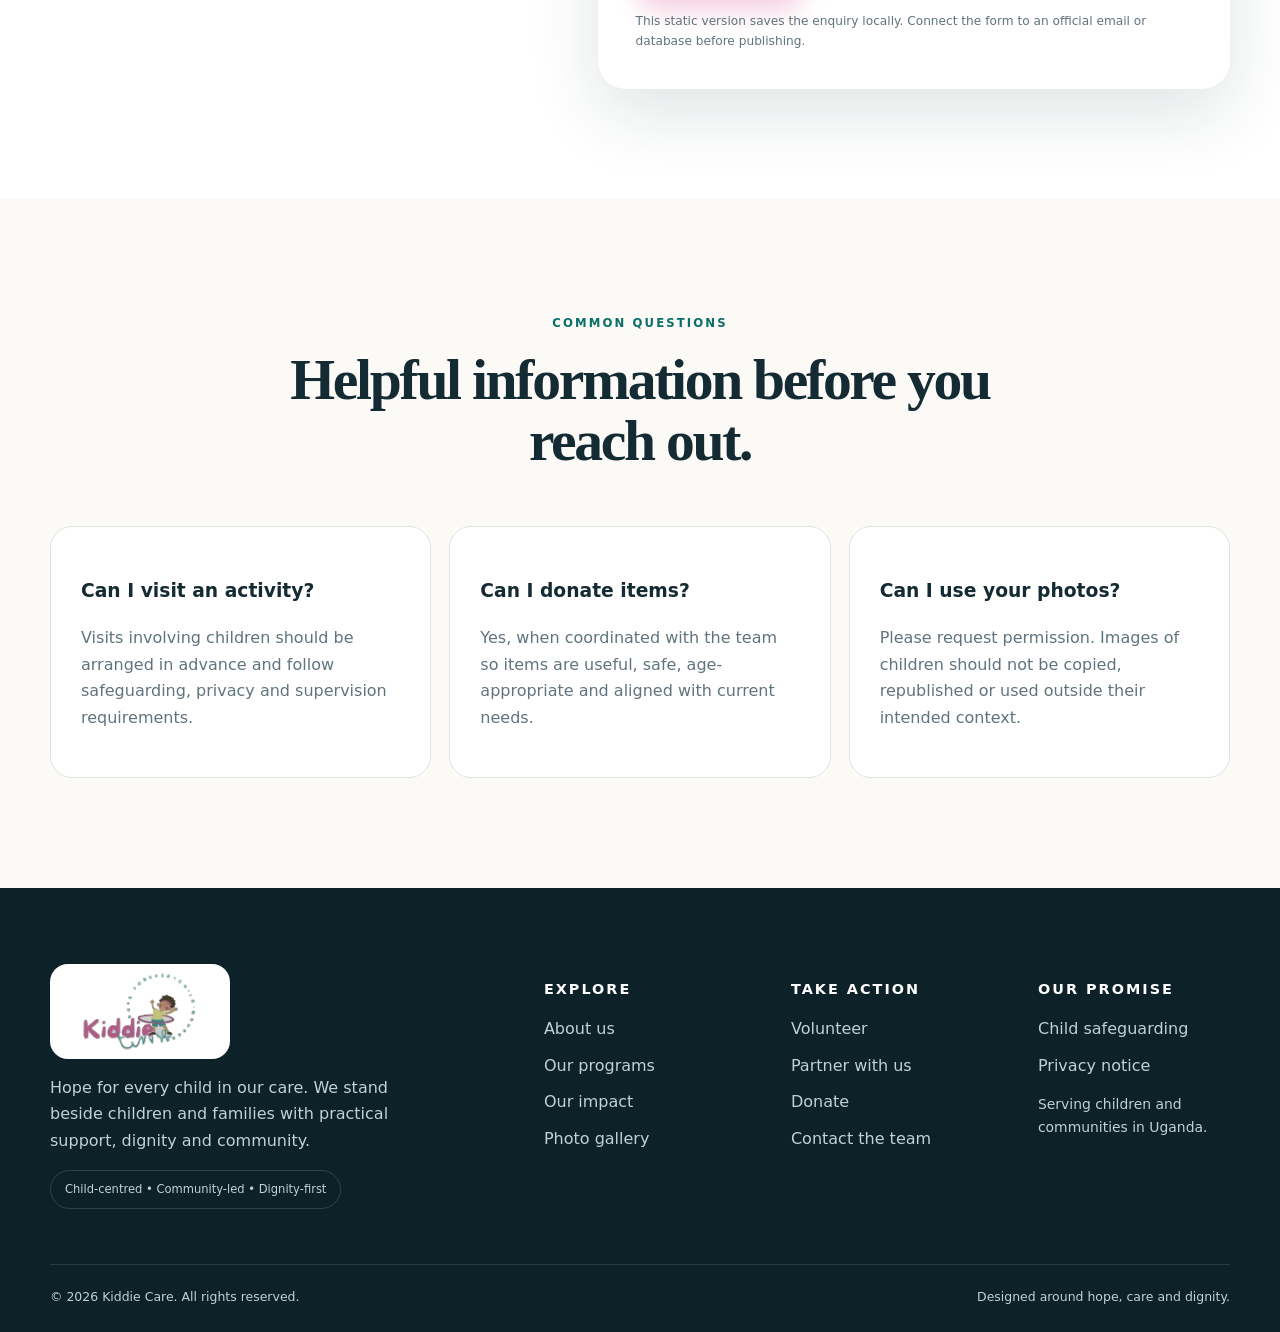
<file: kiddie-care-website/contact.html>
<!doctype html>
<html lang="en">
<head>
<meta charset="utf-8"><meta name="viewport" content="width=device-width,initial-scale=1">
<title>Contact | Kiddie Care</title>
<meta name="description" content="Contact Kiddie Care about volunteering, partnerships, donations, support and safeguarding.">
<meta name="theme-color" content="#0b6e69">
<link rel="icon" href="favicon.png"><link rel="manifest" href="manifest.webmanifest">
<link rel="stylesheet" href="assets/css/styles.css">
</head>
<body data-page="contact" class="">
<a class="skip-link" href="#main">Skip to content</a>
<div class="topline"><div class="container"><span>Every child deserves to feel safe, supported and seen.</span><a href="donate.html">Support a child <span aria-hidden="true">→</span></a></div></div>
<header class="site-header" id="siteHeader">
  <div class="container nav-wrap">
    <a class="brand" href="index.html" aria-label="Kiddie Care home"><img src="assets/images/kiddie-care-logo.png" alt="Kiddie Care — Hope for Every Child in Our Care"></a>
    <button class="menu-toggle" type="button" aria-expanded="false" aria-controls="siteNav"><span></span><span></span><span></span><span class="sr-only">Open menu</span></button>
    <nav class="site-nav" id="siteNav" aria-label="Primary navigation"><a href="index.html" data-nav="home">Home</a><a href="about.html" data-nav="about">About</a><a href="programs.html" data-nav="programs">Programs</a><a href="impact.html" data-nav="impact">Impact</a><a href="gallery.html" data-nav="gallery">Gallery</a><a href="get-involved.html" data-nav="involved">Get Involved</a><a href="contact.html" data-nav="contact">Contact</a><a class="nav-donate" href="donate.html">Donate</a></nav>
  </div>
</header>
<main id="main">
<section class="page-hero contact-hero"><div class="container page-hero-grid"><div class="reveal"><span class="eyebrow light">Contact us</span><h1>Let’s start with<br>a conversation.</h1><p>Reach out about volunteering, partnerships, support needs, donations or general questions.</p></div><div class="page-hero-photo reveal"><img src="assets/images/community_group.webp" alt="Kiddie Care community gathering"></div></div></section>
<section class="section"><div class="container contact-layout"><div class="contact-info reveal"><span class="eyebrow">Kiddie Care</span><h2>Hope for every child in our care.</h2><p>Serving children and communities in Uganda through compassionate, practical and community-led support.</p><div class="contact-method"><span>Location</span><strong>Uganda</strong><small>Official office details can be added before publication.</small></div><div class="contact-method"><span>Response</span><strong>Community and partnership enquiries</strong><small>Use the form so the right team member can follow up.</small></div><div class="contact-method"><span>Safety</span><strong>Safeguarding concerns</strong><small>Choose “Safeguarding concern” in the form and share only necessary information.</small></div></div><form class="card-form reveal" data-local-form="contact"><div class="field-grid"><label>First name<input name="firstName" required></label><label>Last name<input name="lastName" required></label></div><label>Email address<input name="email" type="email" required></label><label>Phone number<input name="phone" type="tel"></label><label>Subject<select name="subject" id="contactSubject" required><option value="">Select one</option><option>General enquiry</option><option>Volunteer enquiry</option><option>Partnership enquiry</option><option>Donation enquiry</option><option>Support request</option><option>Safeguarding concern</option><option>Media enquiry</option></select></label><label>Message<textarea name="message" rows="7" required placeholder="How can we help?"></textarea></label><label class="checkbox"><input type="checkbox" required><span>I agree that the organization may use these details to respond to my enquiry.</span></label><button class="btn btn-primary" type="submit">Send enquiry</button><p class="form-caption">This static version saves the enquiry locally. Connect the form to an official email or database before publishing.</p></form></div></section>
<section class="section section-soft"><div class="container"><div class="section-heading center reveal"><span class="eyebrow">Common questions</span><h2>Helpful information before you reach out.</h2></div><div class="three-grid"><article class="simple-card reveal"><h3>Can I visit an activity?</h3><p>Visits involving children should be arranged in advance and follow safeguarding, privacy and supervision requirements.</p></article><article class="simple-card reveal"><h3>Can I donate items?</h3><p>Yes, when coordinated with the team so items are useful, safe, age-appropriate and aligned with current needs.</p></article><article class="simple-card reveal"><h3>Can I use your photos?</h3><p>Please request permission. Images of children should not be copied, republished or used outside their intended context.</p></article></div></div></section>
</main>
<footer class="site-footer">
  <div class="container footer-grid">
    <div class="footer-brand"><img src="assets/images/kiddie-care-logo.png" alt="Kiddie Care"><p>Hope for every child in our care. We stand beside children and families with practical support, dignity and community.</p><div class="footer-badge">Child-centred • Community-led • Dignity-first</div></div>
    <div><h3>Explore</h3><a href="about.html">About us</a><a href="programs.html">Our programs</a><a href="impact.html">Our impact</a><a href="gallery.html">Photo gallery</a></div>
    <div><h3>Take action</h3><a href="get-involved.html">Volunteer</a><a href="get-involved.html#partner">Partner with us</a><a href="donate.html">Donate</a><a href="contact.html">Contact the team</a></div>
    <div><h3>Our promise</h3><a href="safeguarding.html">Child safeguarding</a><a href="privacy.html">Privacy notice</a><p class="footer-note">Serving children and communities in Uganda.</p></div>
  </div>
  <div class="container footer-bottom"><span>© <span data-year></span> Kiddie Care. All rights reserved.</span><span>Designed around hope, care and dignity.</span></div>
</footer>
<div class="toast" role="status" aria-live="polite"></div>
<script src="assets/js/main.js"></script>
</body></html>
</file>
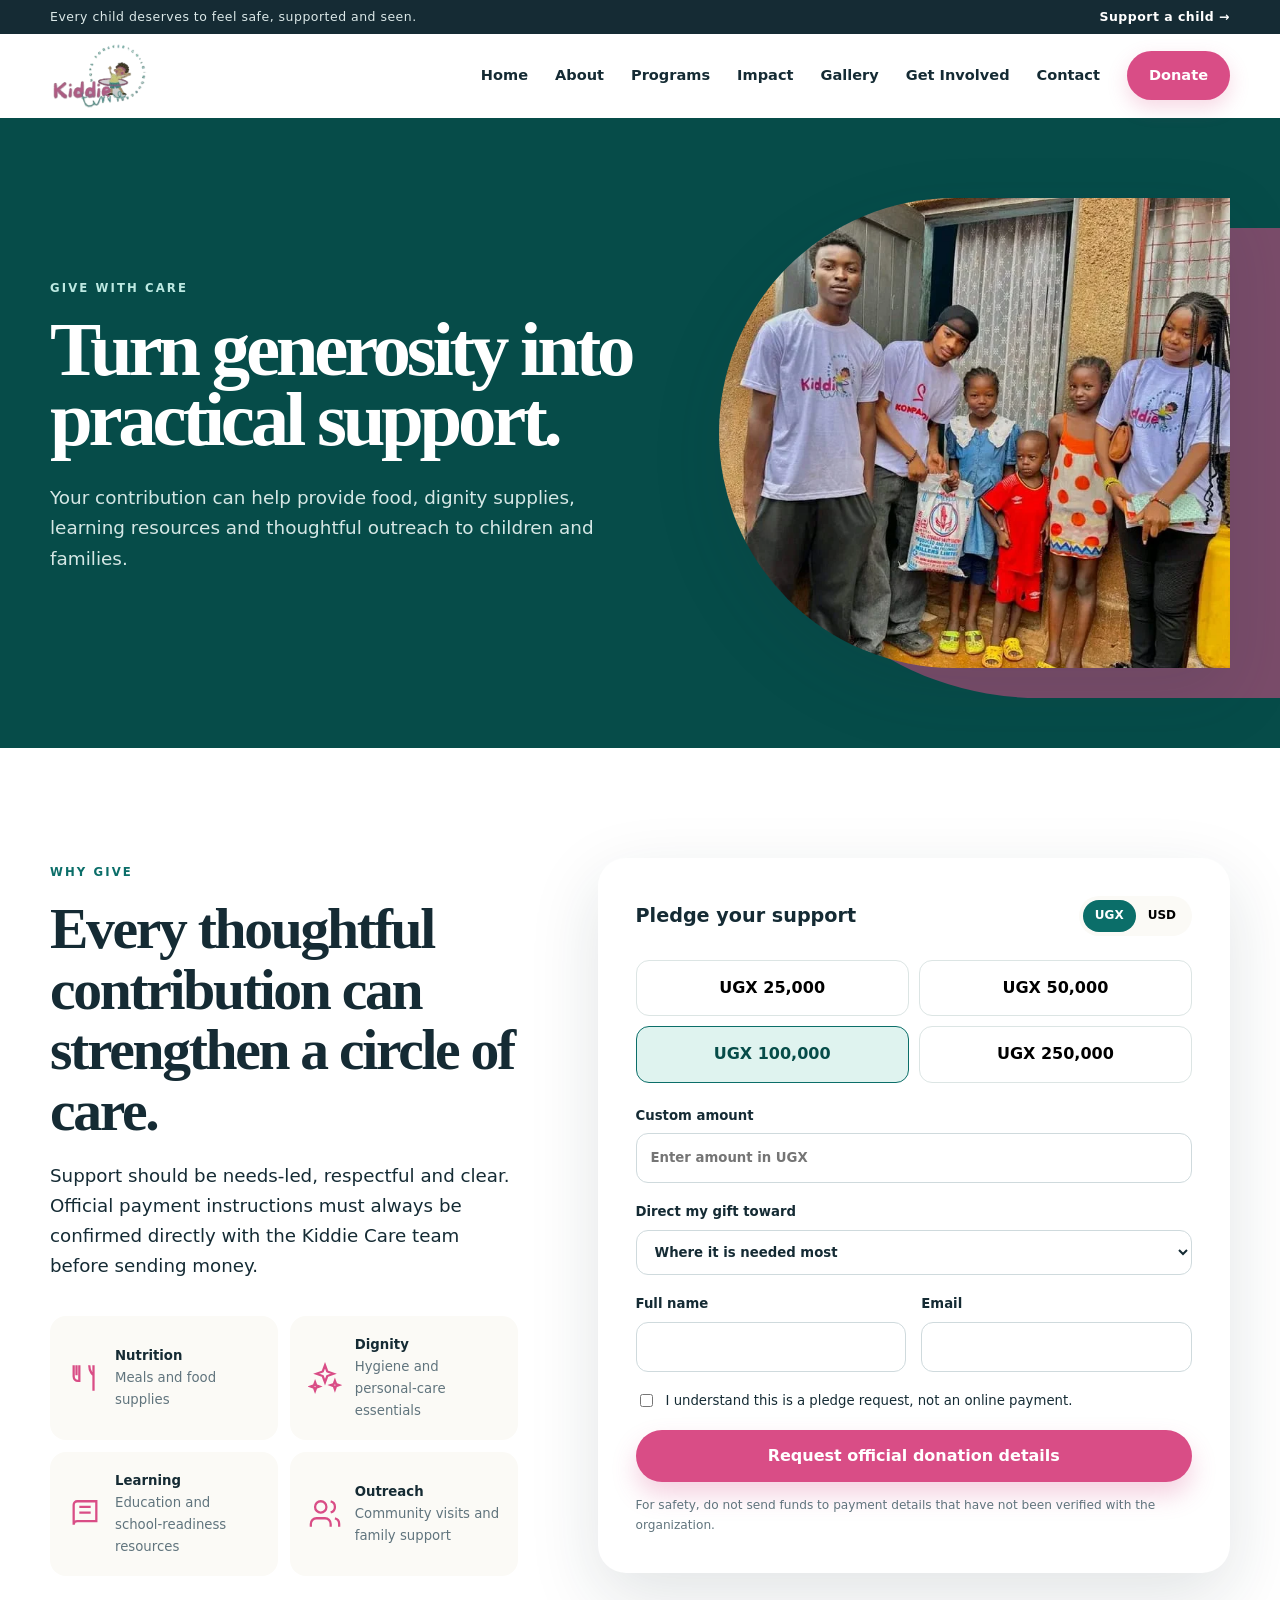
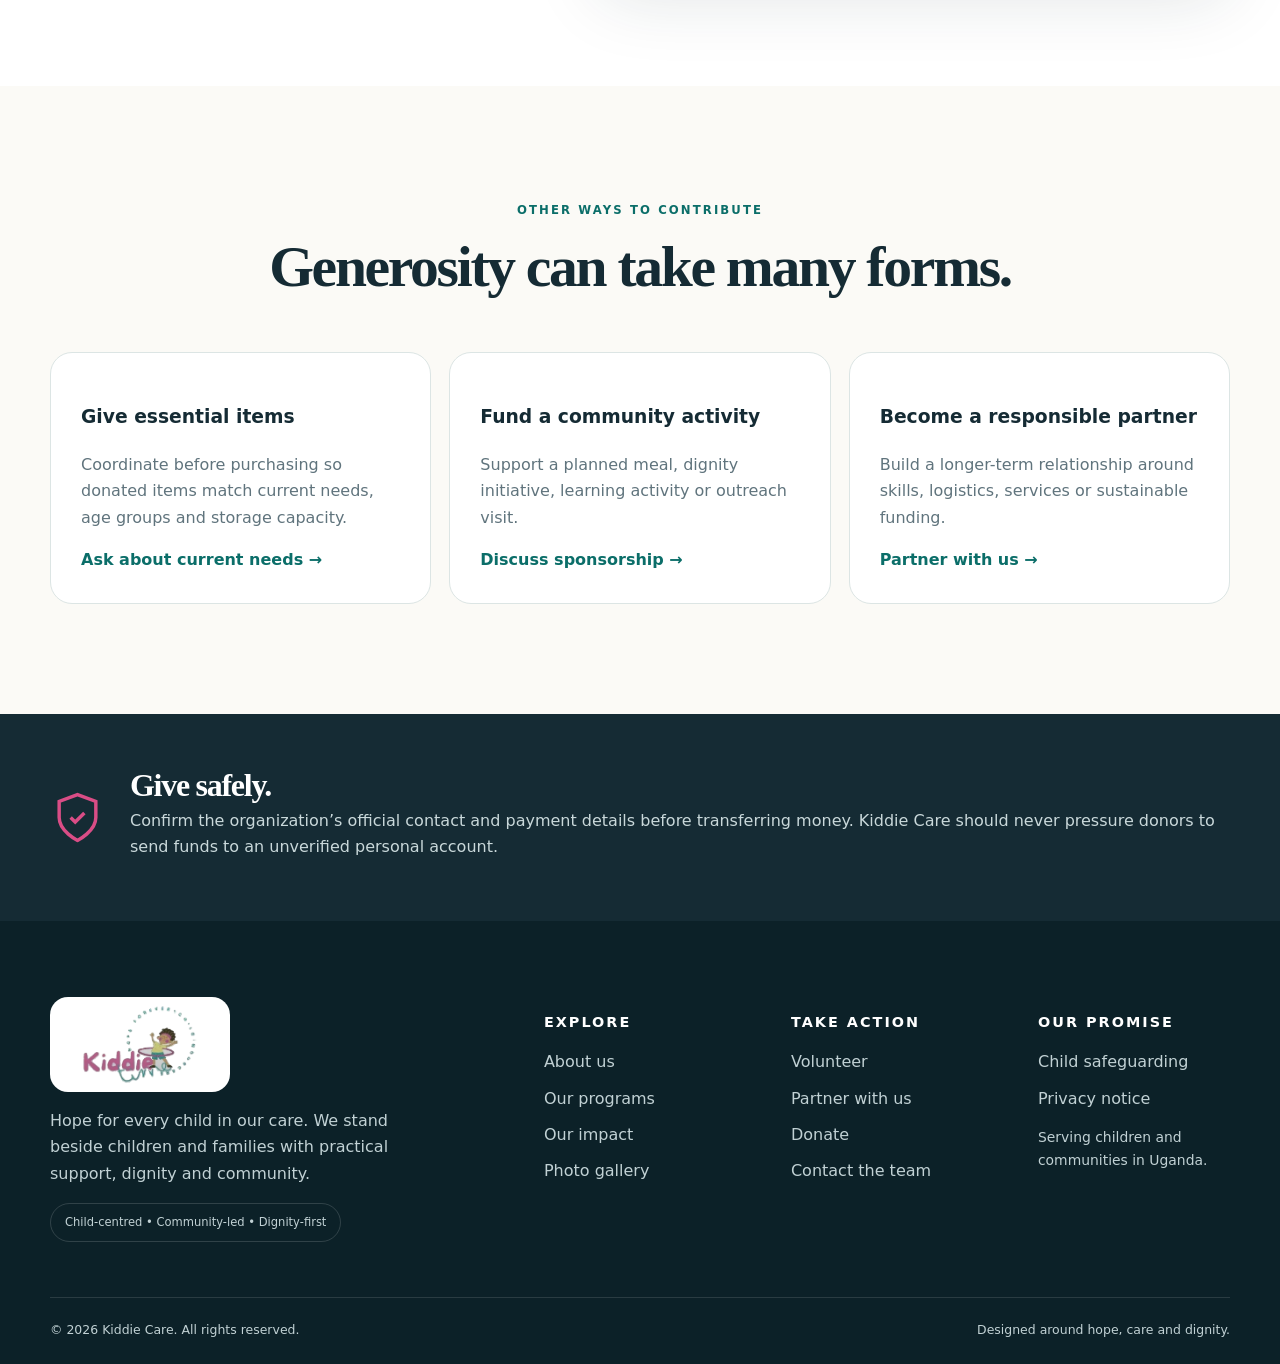
<file: kiddie-care-website/donate.html>
<!doctype html>
<html lang="en">
<head>
<meta charset="utf-8"><meta name="viewport" content="width=device-width,initial-scale=1">
<title>Donate | Kiddie Care</title>
<meta name="description" content="Pledge support for Kiddie Care nutrition, dignity, learning and family outreach programs.">
<meta name="theme-color" content="#0b6e69">
<link rel="icon" href="favicon.png"><link rel="manifest" href="manifest.webmanifest">
<link rel="stylesheet" href="assets/css/styles.css">
</head>
<body data-page="donate" class="">
<a class="skip-link" href="#main">Skip to content</a>
<div class="topline"><div class="container"><span>Every child deserves to feel safe, supported and seen.</span><a href="donate.html">Support a child <span aria-hidden="true">→</span></a></div></div>
<header class="site-header" id="siteHeader">
  <div class="container nav-wrap">
    <a class="brand" href="index.html" aria-label="Kiddie Care home"><img src="assets/images/kiddie-care-logo.png" alt="Kiddie Care — Hope for Every Child in Our Care"></a>
    <button class="menu-toggle" type="button" aria-expanded="false" aria-controls="siteNav"><span></span><span></span><span></span><span class="sr-only">Open menu</span></button>
    <nav class="site-nav" id="siteNav" aria-label="Primary navigation"><a href="index.html" data-nav="home">Home</a><a href="about.html" data-nav="about">About</a><a href="programs.html" data-nav="programs">Programs</a><a href="impact.html" data-nav="impact">Impact</a><a href="gallery.html" data-nav="gallery">Gallery</a><a href="get-involved.html" data-nav="involved">Get Involved</a><a href="contact.html" data-nav="contact">Contact</a><a class="nav-donate" href="donate.html">Donate</a></nav>
  </div>
</header>
<main id="main">
<section class="page-hero donate-hero"><div class="container page-hero-grid"><div class="reveal"><span class="eyebrow light">Give with care</span><h1>Turn generosity into<br>practical support.</h1><p>Your contribution can help provide food, dignity supplies, learning resources and thoughtful outreach to children and families.</p></div><div class="page-hero-photo reveal"><img src="assets/images/family_relief.webp" alt="Kiddie Care team delivering family support"></div></div></section>
<section class="section"><div class="container donation-layout"><div class="content reveal"><span class="eyebrow">Why give</span><h2>Every thoughtful contribution can strengthen a circle of care.</h2><p class="lead">Support should be needs-led, respectful and clear. Official payment instructions must always be confirmed directly with the Kiddie Care team before sending money.</p><div class="donation-use"><div><svg aria-hidden="true" viewBox="0 0 24 24"><path d="M4 3v8a3 3 0 0 0 3 3h1V3M6 3v7M8 3v7M18 3v18M15 3c0 5 3 7 3 7"/></svg><span><strong>Nutrition</strong>Meals and food supplies</span></div><div><svg aria-hidden="true" viewBox="0 0 24 24"><path d="m12 3 1.6 4.4L18 9l-4.4 1.6L12 15l-1.6-4.4L6 9l4.4-1.6L12 3ZM5 15l.8 2.2L8 18l-2.2.8L5 21l-.8-2.2L2 18l2.2-.8L5 15ZM19 14l.8 2.2L22 17l-2.2.8L19 20l-.8-2.2L16 17l2.2-.8L19 14Z"/></svg><span><strong>Dignity</strong>Hygiene and personal-care essentials</span></div><div><svg aria-hidden="true" viewBox="0 0 24 24"><path d="M4 19.5A2.5 2.5 0 0 1 6.5 17H20V3H6.5A2.5 2.5 0 0 0 4 5.5v14Z"/><path d="M8 7h8M8 11h8"/></svg><span><strong>Learning</strong>Education and school-readiness resources</span></div><div><svg aria-hidden="true" viewBox="0 0 24 24"><path d="M16 21v-2a4 4 0 0 0-4-4H6a4 4 0 0 0-4 4v2M9 11a4 4 0 1 0 0-8 4 4 0 0 0 0 8ZM22 21v-2a4 4 0 0 0-3-3.87M16 3.13a4 4 0 0 1 0 7.75"/></svg><span><strong>Outreach</strong>Community visits and family support</span></div></div></div><form class="donation-card reveal" data-local-form="donation"><div class="donation-head"><span>Pledge your support</span><div class="currency-toggle"><button type="button" class="active" data-currency="UGX">UGX</button><button type="button" data-currency="USD">USD</button></div></div><div class="amount-grid" data-amounts><button type="button" data-ugx="25000" data-usd="10">UGX 25,000</button><button type="button" data-ugx="50000" data-usd="20">UGX 50,000</button><button type="button" class="active" data-ugx="100000" data-usd="40">UGX 100,000</button><button type="button" data-ugx="250000" data-usd="100">UGX 250,000</button></div><label>Custom amount<input name="amount" type="number" min="1" placeholder="Enter amount"></label><label>Direct my gift toward<select name="purpose"><option>Where it is needed most</option><option>Nutrition and essential needs</option><option>Dignity and health</option><option>Education and school readiness</option><option>Family and community support</option></select></label><div class="field-grid"><label>Full name<input name="name" required></label><label>Email<input name="email" type="email" required></label></div><label class="checkbox"><input type="checkbox" required><span>I understand this is a pledge request, not an online payment.</span></label><button class="btn btn-primary full" type="submit">Request official donation details</button><p class="form-caption">For safety, do not send funds to payment details that have not been verified with the organization.</p></form></div></section>
<section class="section section-soft"><div class="container"><div class="section-heading center reveal"><span class="eyebrow">Other ways to contribute</span><h2>Generosity can take many forms.</h2></div><div class="three-grid"><article class="simple-card reveal"><h3>Give essential items</h3><p>Coordinate before purchasing so donated items match current needs, age groups and storage capacity.</p><a href="contact.html?subject=In-kind%20donation">Ask about current needs →</a></article><article class="simple-card reveal"><h3>Fund a community activity</h3><p>Support a planned meal, dignity initiative, learning activity or outreach visit.</p><a href="contact.html?subject=Sponsor%20an%20activity">Discuss sponsorship →</a></article><article class="simple-card reveal"><h3>Become a responsible partner</h3><p>Build a longer-term relationship around skills, logistics, services or sustainable funding.</p><a href="contact.html?subject=Partnership%20enquiry">Partner with us →</a></article></div></div></section>
<section class="security-note"><div class="container reveal"><svg aria-hidden="true" viewBox="0 0 24 24"><path d="M12 22s8-4 8-10V5l-8-3-8 3v7c0 6 8 10 8 10Z"/><path d="m9 12 2 2 4-4"/></svg><div><h2>Give safely.</h2><p>Confirm the organization’s official contact and payment details before transferring money. Kiddie Care should never pressure donors to send funds to an unverified personal account.</p></div></div></section>
</main>
<footer class="site-footer">
  <div class="container footer-grid">
    <div class="footer-brand"><img src="assets/images/kiddie-care-logo.png" alt="Kiddie Care"><p>Hope for every child in our care. We stand beside children and families with practical support, dignity and community.</p><div class="footer-badge">Child-centred • Community-led • Dignity-first</div></div>
    <div><h3>Explore</h3><a href="about.html">About us</a><a href="programs.html">Our programs</a><a href="impact.html">Our impact</a><a href="gallery.html">Photo gallery</a></div>
    <div><h3>Take action</h3><a href="get-involved.html">Volunteer</a><a href="get-involved.html#partner">Partner with us</a><a href="donate.html">Donate</a><a href="contact.html">Contact the team</a></div>
    <div><h3>Our promise</h3><a href="safeguarding.html">Child safeguarding</a><a href="privacy.html">Privacy notice</a><p class="footer-note">Serving children and communities in Uganda.</p></div>
  </div>
  <div class="container footer-bottom"><span>© <span data-year></span> Kiddie Care. All rights reserved.</span><span>Designed around hope, care and dignity.</span></div>
</footer>
<div class="toast" role="status" aria-live="polite"></div>
<script src="assets/js/main.js"></script>
</body></html>
</file>
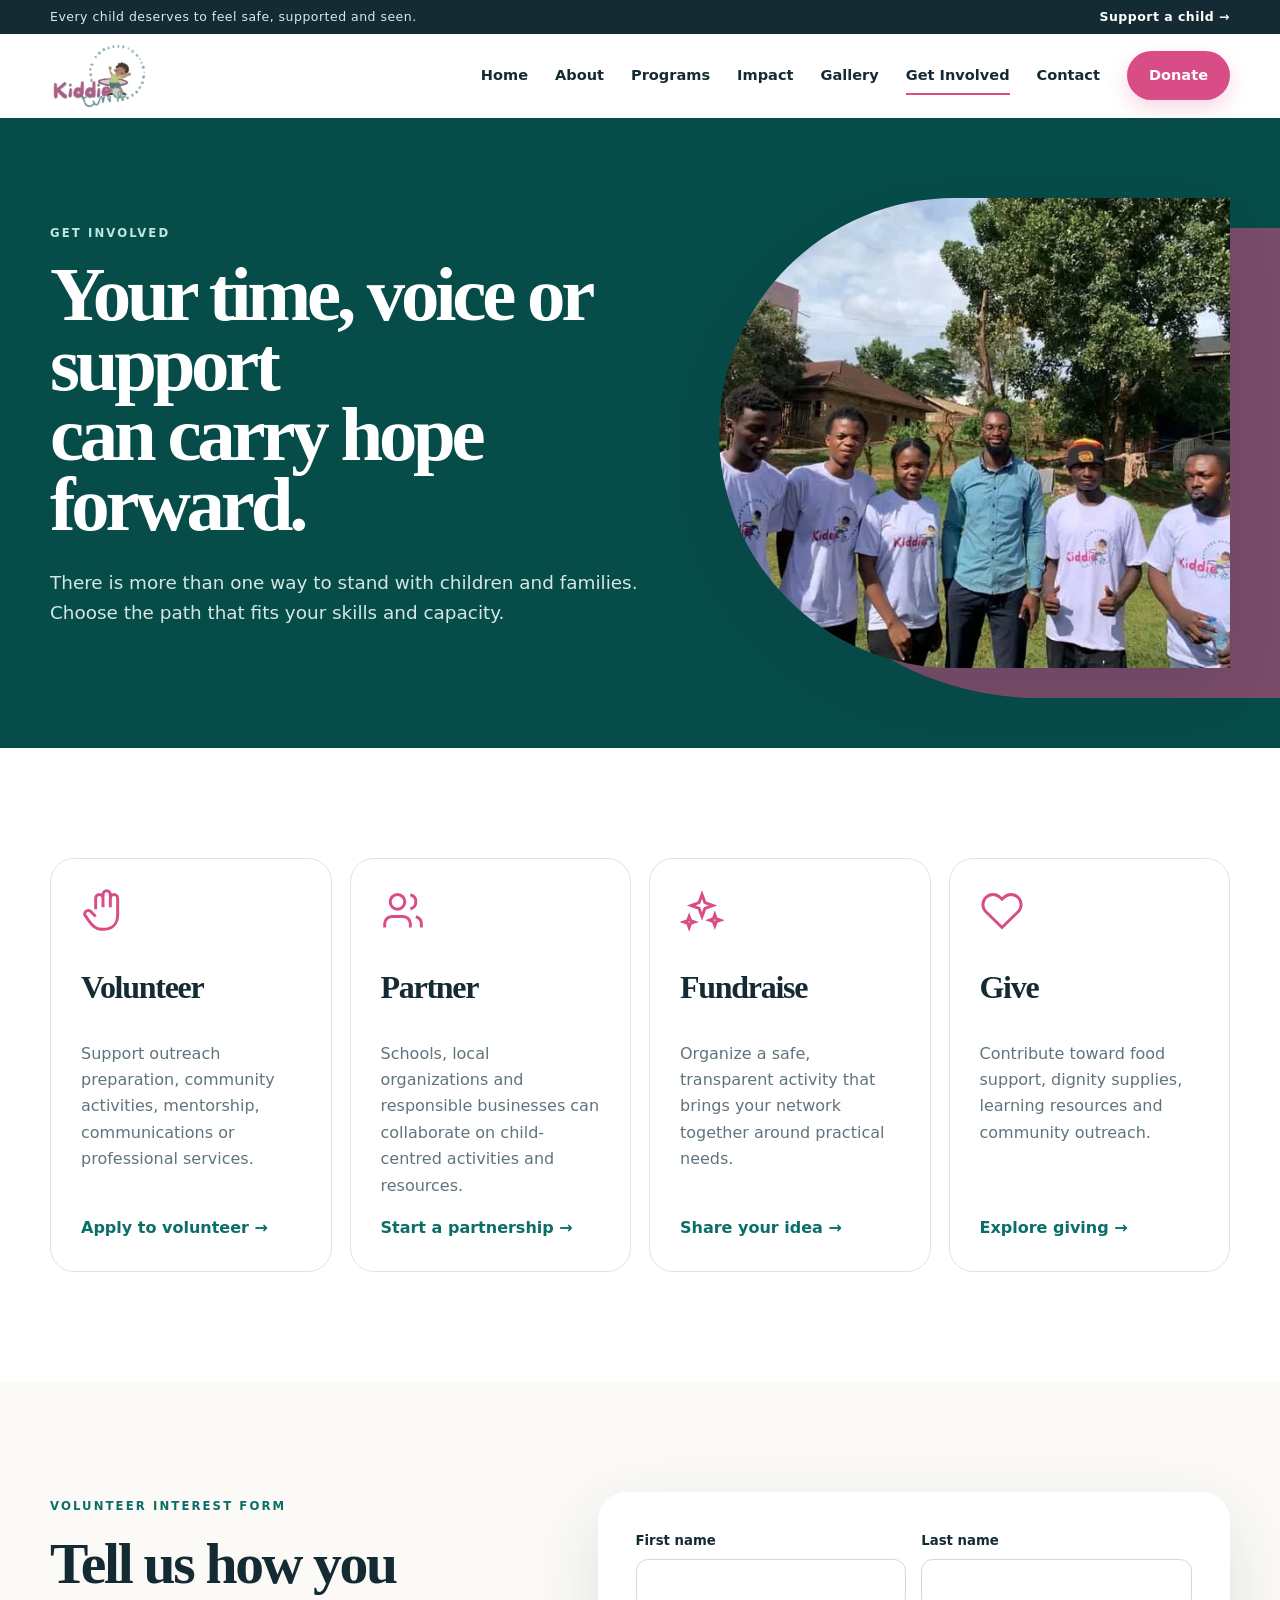
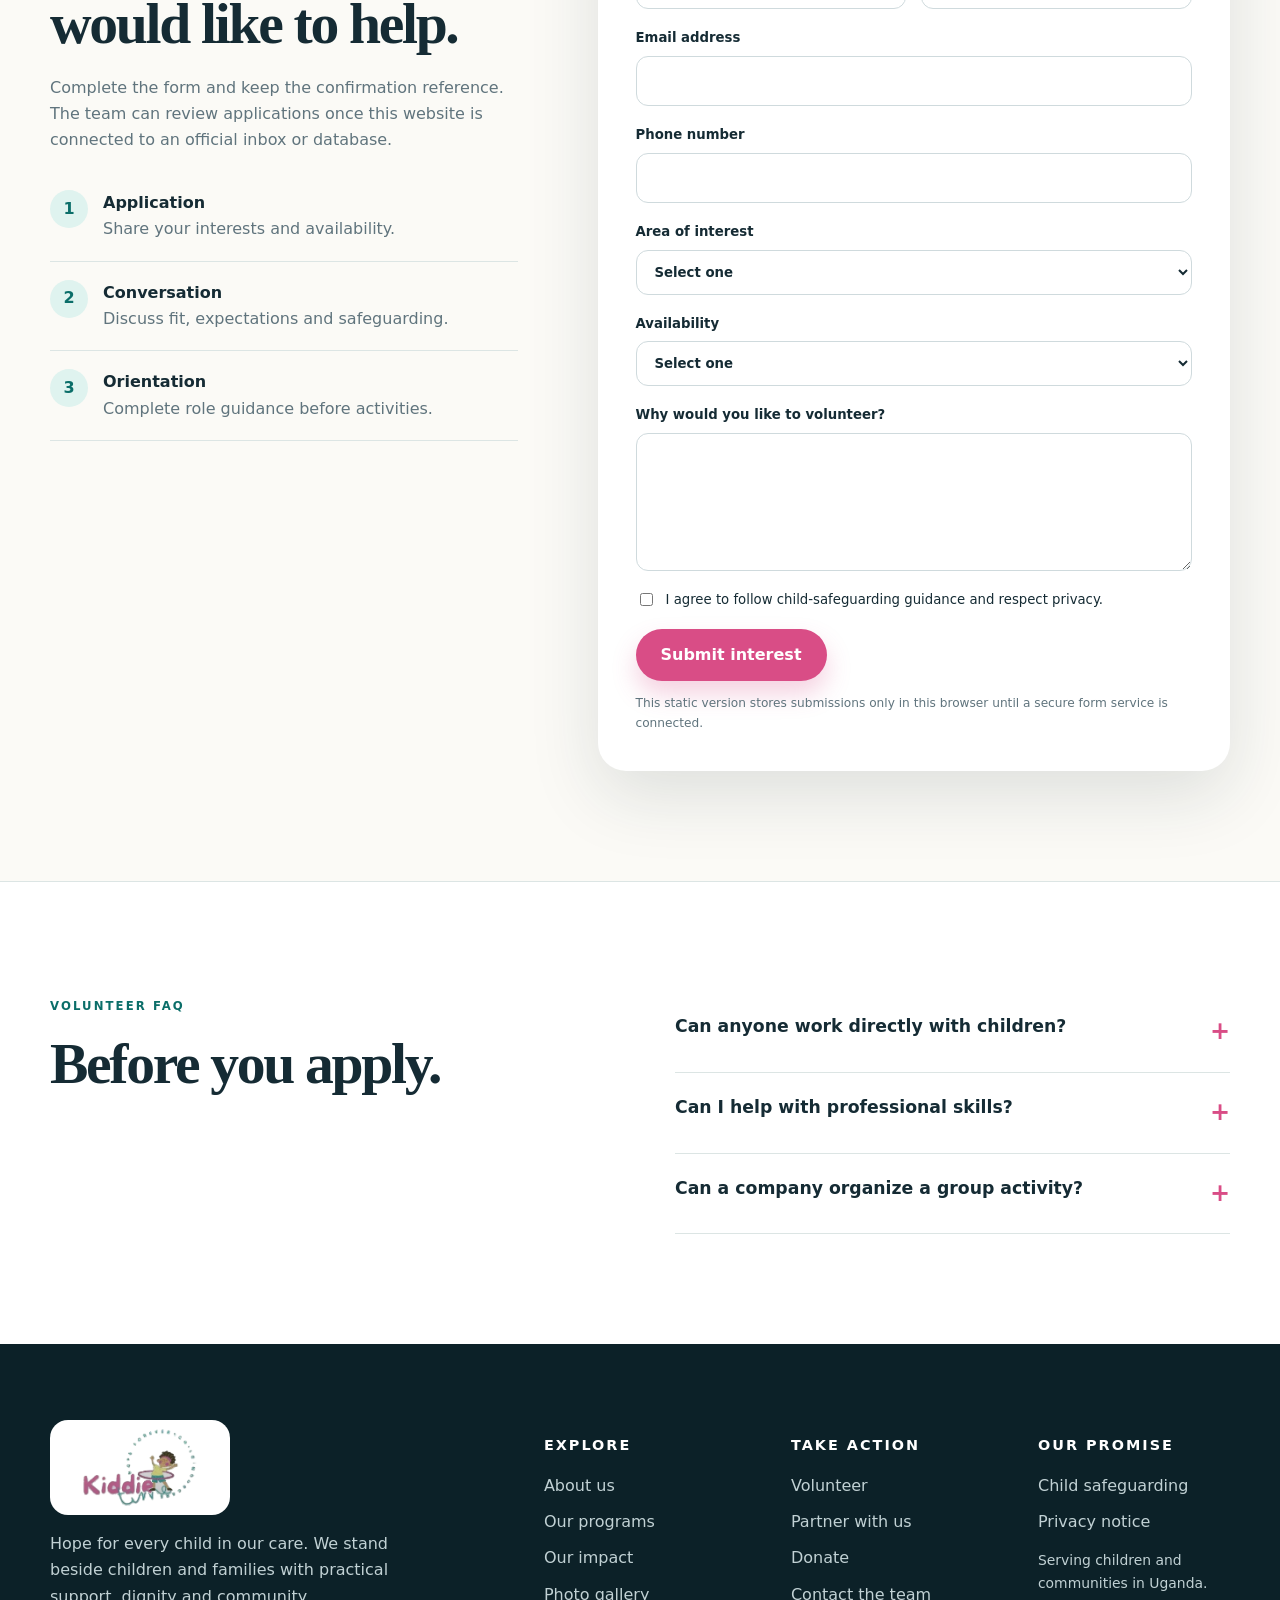
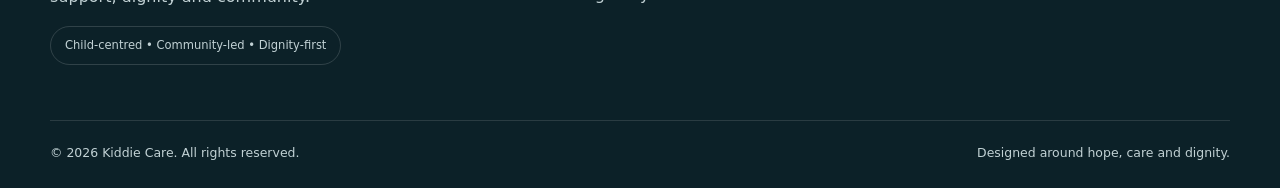
<file: kiddie-care-website/get-involved.html>
<!doctype html>
<html lang="en">
<head>
<meta charset="utf-8"><meta name="viewport" content="width=device-width,initial-scale=1">
<title>Get involved | Kiddie Care</title>
<meta name="description" content="Volunteer, partner, fundraise or support Kiddie Care and help create hope for children and families.">
<meta name="theme-color" content="#0b6e69">
<link rel="icon" href="favicon.png"><link rel="manifest" href="manifest.webmanifest">
<link rel="stylesheet" href="assets/css/styles.css">
</head>
<body data-page="involved" class="">
<a class="skip-link" href="#main">Skip to content</a>
<div class="topline"><div class="container"><span>Every child deserves to feel safe, supported and seen.</span><a href="donate.html">Support a child <span aria-hidden="true">→</span></a></div></div>
<header class="site-header" id="siteHeader">
  <div class="container nav-wrap">
    <a class="brand" href="index.html" aria-label="Kiddie Care home"><img src="assets/images/kiddie-care-logo.png" alt="Kiddie Care — Hope for Every Child in Our Care"></a>
    <button class="menu-toggle" type="button" aria-expanded="false" aria-controls="siteNav"><span></span><span></span><span></span><span class="sr-only">Open menu</span></button>
    <nav class="site-nav" id="siteNav" aria-label="Primary navigation"><a href="index.html" data-nav="home">Home</a><a href="about.html" data-nav="about">About</a><a href="programs.html" data-nav="programs">Programs</a><a href="impact.html" data-nav="impact">Impact</a><a href="gallery.html" data-nav="gallery">Gallery</a><a href="get-involved.html" data-nav="involved">Get Involved</a><a href="contact.html" data-nav="contact">Contact</a><a class="nav-donate" href="donate.html">Donate</a></nav>
  </div>
</header>
<main id="main">
<section class="page-hero involved-hero"><div class="container page-hero-grid"><div class="reveal"><span class="eyebrow light">Get involved</span><h1>Your time, voice or support<br>can carry hope forward.</h1><p>There is more than one way to stand with children and families. Choose the path that fits your skills and capacity.</p></div><div class="page-hero-photo reveal"><img src="assets/images/team_outdoors.webp" alt="Kiddie Care volunteer team"></div></div></section>
<section class="section"><div class="container"><div class="involve-grid"><article class="involve-card reveal"><svg aria-hidden="true" viewBox="0 0 24 24"><path d="M8 11V5a2 2 0 0 1 4 0v5-7a2 2 0 0 1 4 0v7-5a2 2 0 0 1 4 0v9c0 5-3 8-8 8h-1c-3 0-5-2-7-5l-2-3a2 2 0 0 1 3-2l3 3"/></svg><h2>Volunteer</h2><p>Support outreach preparation, community activities, mentorship, communications or professional services.</p><a href="#volunteer-form">Apply to volunteer →</a></article><article class="involve-card reveal" id="partner"><svg aria-hidden="true" viewBox="0 0 24 24"><path d="M16 21v-2a4 4 0 0 0-4-4H6a4 4 0 0 0-4 4v2M9 11a4 4 0 1 0 0-8 4 4 0 0 0 0 8ZM22 21v-2a4 4 0 0 0-3-3.87M16 3.13a4 4 0 0 1 0 7.75"/></svg><h2>Partner</h2><p>Schools, local organizations and responsible businesses can collaborate on child-centred activities and resources.</p><a href="contact.html?subject=Partnership%20enquiry">Start a partnership →</a></article><article class="involve-card reveal"><svg aria-hidden="true" viewBox="0 0 24 24"><path d="m12 3 1.6 4.4L18 9l-4.4 1.6L12 15l-1.6-4.4L6 9l4.4-1.6L12 3ZM5 15l.8 2.2L8 18l-2.2.8L5 21l-.8-2.2L2 18l2.2-.8L5 15ZM19 14l.8 2.2L22 17l-2.2.8L19 20l-.8-2.2L16 17l2.2-.8L19 14Z"/></svg><h2>Fundraise</h2><p>Organize a safe, transparent activity that brings your network together around practical needs.</p><a href="contact.html?subject=Fundraising%20idea">Share your idea →</a></article><article class="involve-card reveal"><svg aria-hidden="true" viewBox="0 0 24 24"><path d="M20.8 4.6a5.5 5.5 0 0 0-7.8 0L12 5.6l-1-1a5.5 5.5 0 0 0-7.8 7.8l1 1L12 21l7.8-7.6 1-1a5.5 5.5 0 0 0 0-7.8Z"/></svg><h2>Give</h2><p>Contribute toward food support, dignity supplies, learning resources and community outreach.</p><a href="donate.html">Explore giving →</a></article></div></div></section>
<section class="section section-soft" id="volunteer-form"><div class="container form-layout"><div class="content reveal"><span class="eyebrow">Volunteer interest form</span><h2>Tell us how you would like to help.</h2><p>Complete the form and keep the confirmation reference. The team can review applications once this website is connected to an official inbox or database.</p><div class="expect-list"><div><b>1</b><span><strong>Application</strong>Share your interests and availability.</span></div><div><b>2</b><span><strong>Conversation</strong>Discuss fit, expectations and safeguarding.</span></div><div><b>3</b><span><strong>Orientation</strong>Complete role guidance before activities.</span></div></div></div><form class="card-form reveal" data-local-form="volunteer"><div class="field-grid"><label>First name<input name="firstName" required></label><label>Last name<input name="lastName" required></label></div><label>Email address<input name="email" type="email" required></label><label>Phone number<input name="phone" type="tel"></label><label>Area of interest<select name="interest" required><option value="">Select one</option><option>Community outreach</option><option>Mentorship and children’s activities</option><option>Food and essential-needs support</option><option>Photography, media or design</option><option>Administration or professional skills</option><option>Fundraising and partnerships</option></select></label><label>Availability<select name="availability" required><option value="">Select one</option><option>Occasional activities</option><option>Monthly</option><option>Weekly</option><option>Remote or project-based</option></select></label><label>Why would you like to volunteer?<textarea name="message" rows="5" required></textarea></label><label class="checkbox"><input type="checkbox" required><span>I agree to follow child-safeguarding guidance and respect privacy.</span></label><button class="btn btn-primary" type="submit">Submit interest</button><p class="form-caption">This static version stores submissions only in this browser until a secure form service is connected.</p></form></div></section>
<section class="section faq-section"><div class="container split split-top"><div class="section-heading reveal"><span class="eyebrow">Volunteer FAQ</span><h2>Before you apply.</h2></div><div class="accordion reveal"><details><summary>Can anyone work directly with children?</summary><p>No. Roles involving children should include appropriate screening, orientation, supervision and safeguarding expectations.</p></details><details><summary>Can I help with professional skills?</summary><p>Yes. Design, communications, logistics, administration, education and other responsible skills can support the work behind the scenes.</p></details><details><summary>Can a company organize a group activity?</summary><p>Potentially. Activities should be planned with the organization so they meet real needs and protect children’s safety, privacy and dignity.</p></details></div></div></section>
</main>
<footer class="site-footer">
  <div class="container footer-grid">
    <div class="footer-brand"><img src="assets/images/kiddie-care-logo.png" alt="Kiddie Care"><p>Hope for every child in our care. We stand beside children and families with practical support, dignity and community.</p><div class="footer-badge">Child-centred • Community-led • Dignity-first</div></div>
    <div><h3>Explore</h3><a href="about.html">About us</a><a href="programs.html">Our programs</a><a href="impact.html">Our impact</a><a href="gallery.html">Photo gallery</a></div>
    <div><h3>Take action</h3><a href="get-involved.html">Volunteer</a><a href="get-involved.html#partner">Partner with us</a><a href="donate.html">Donate</a><a href="contact.html">Contact the team</a></div>
    <div><h3>Our promise</h3><a href="safeguarding.html">Child safeguarding</a><a href="privacy.html">Privacy notice</a><p class="footer-note">Serving children and communities in Uganda.</p></div>
  </div>
  <div class="container footer-bottom"><span>© <span data-year></span> Kiddie Care. All rights reserved.</span><span>Designed around hope, care and dignity.</span></div>
</footer>
<div class="toast" role="status" aria-live="polite"></div>
<script src="assets/js/main.js"></script>
</body></html>
</file>
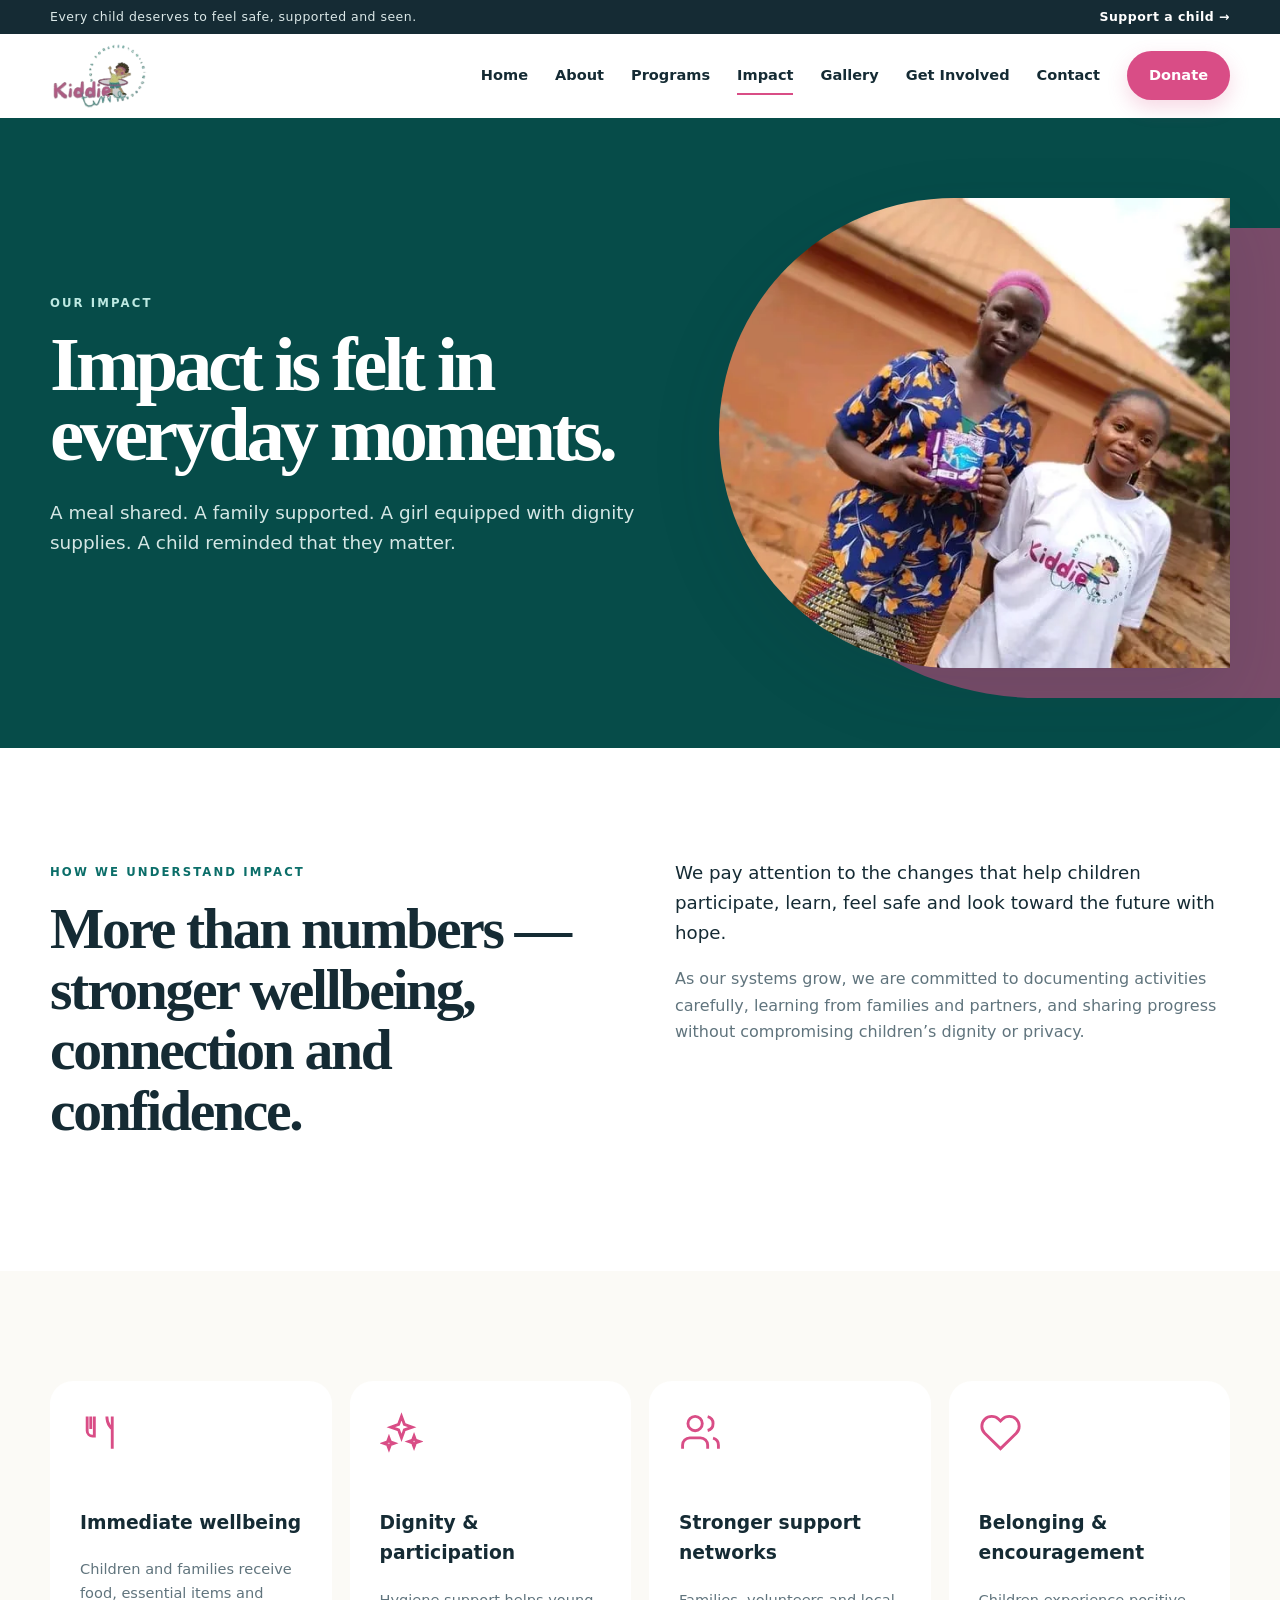
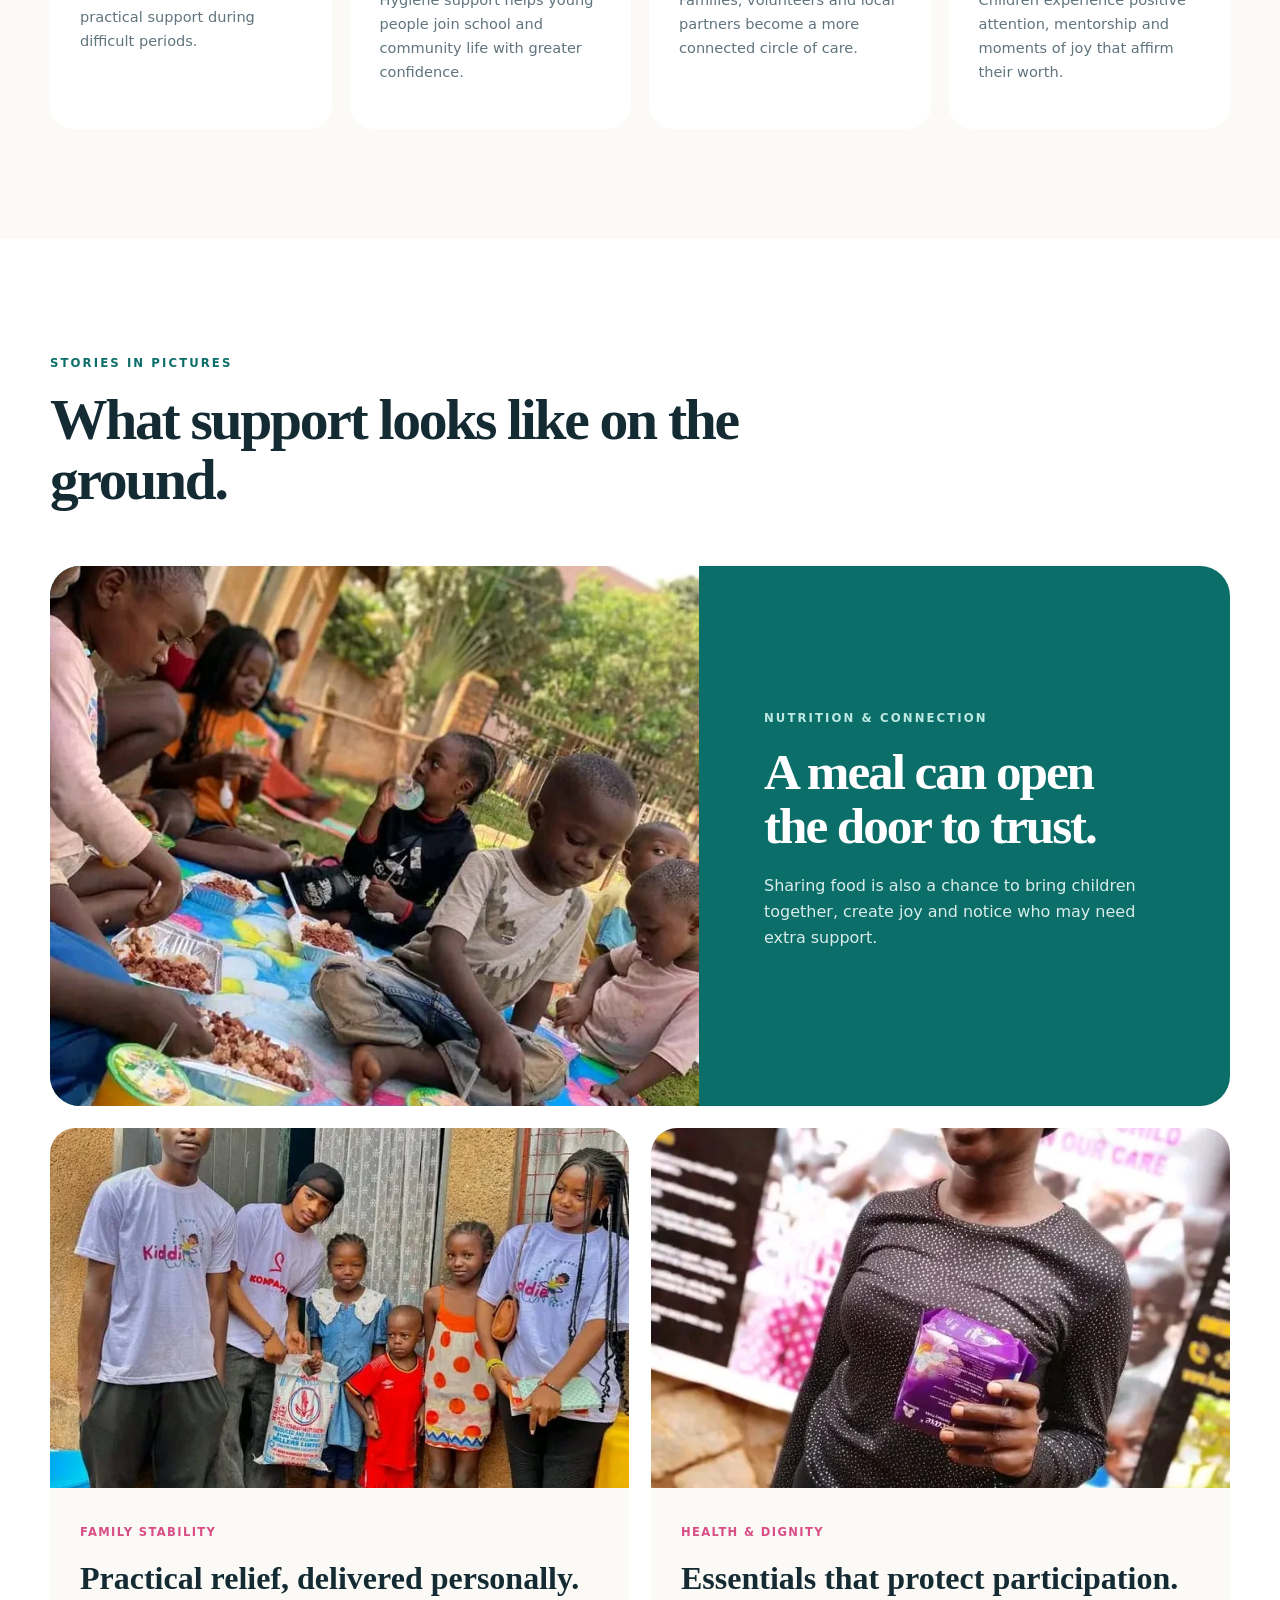
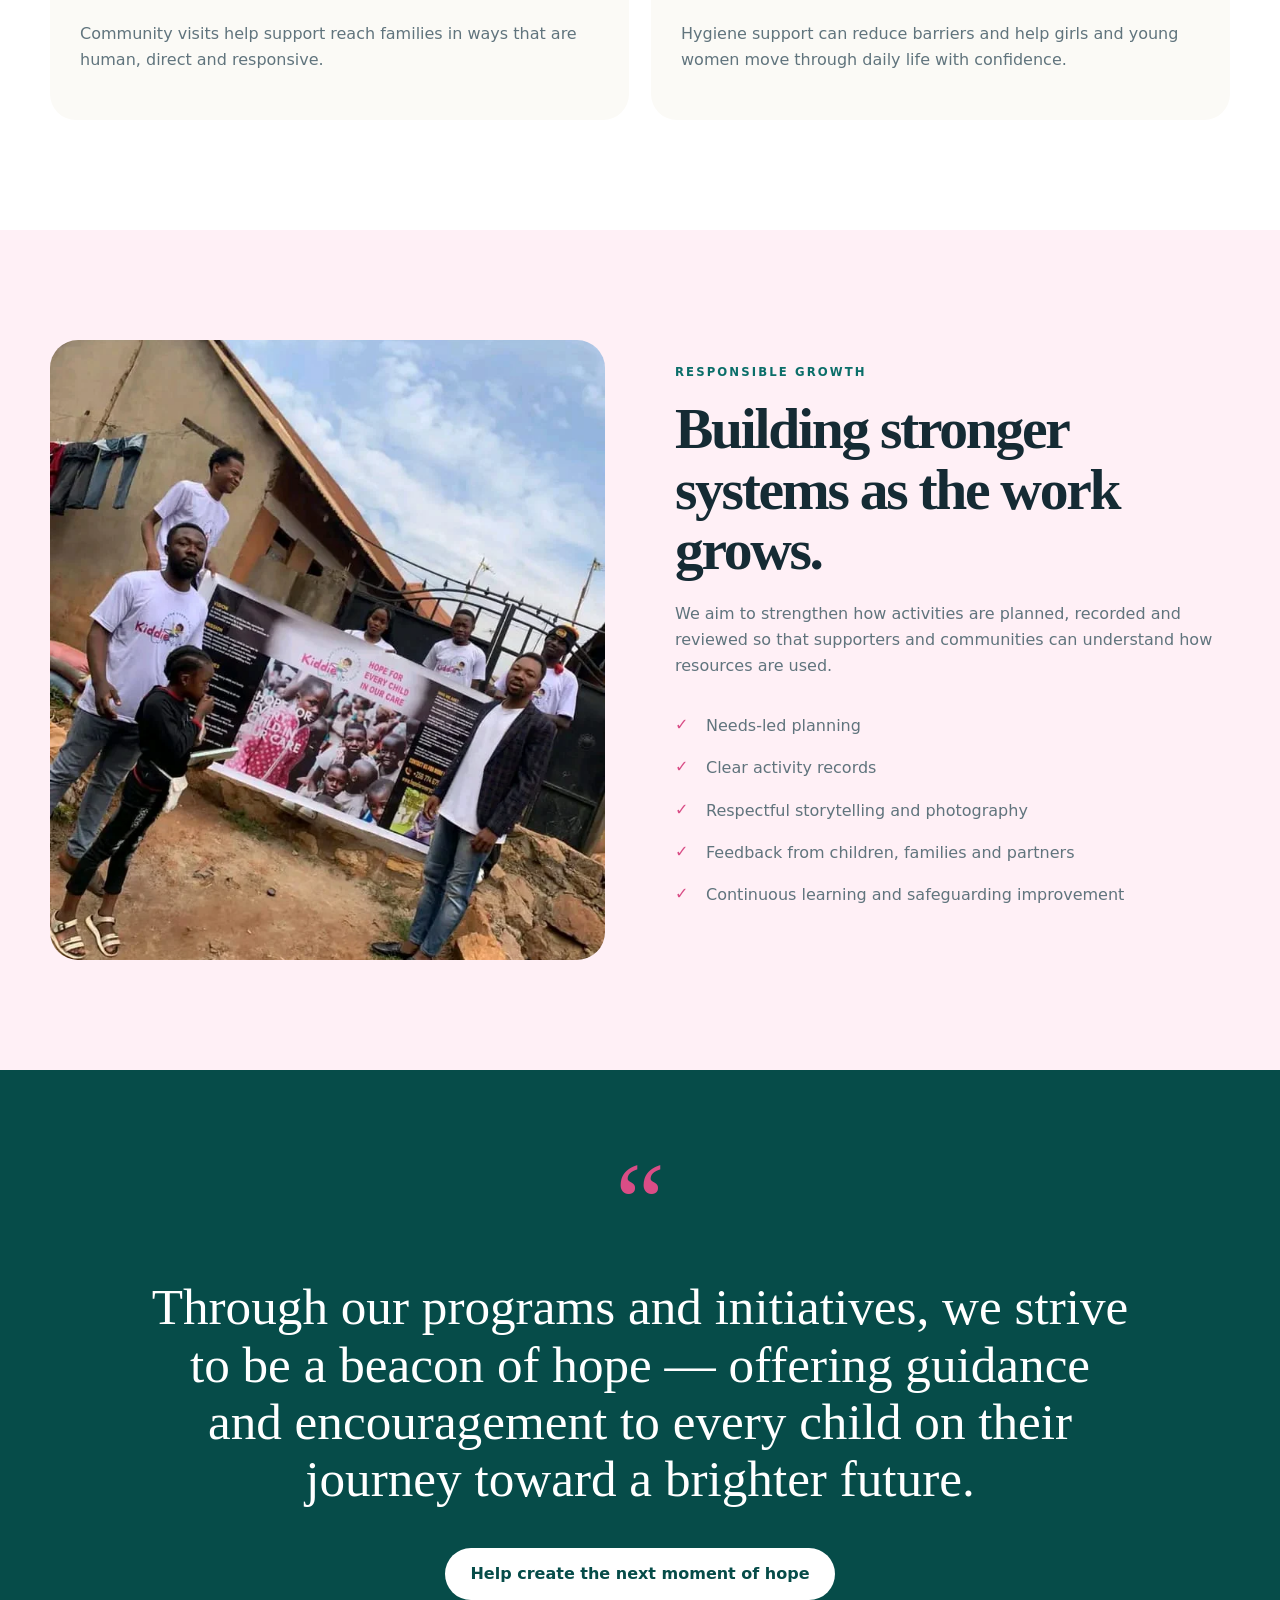
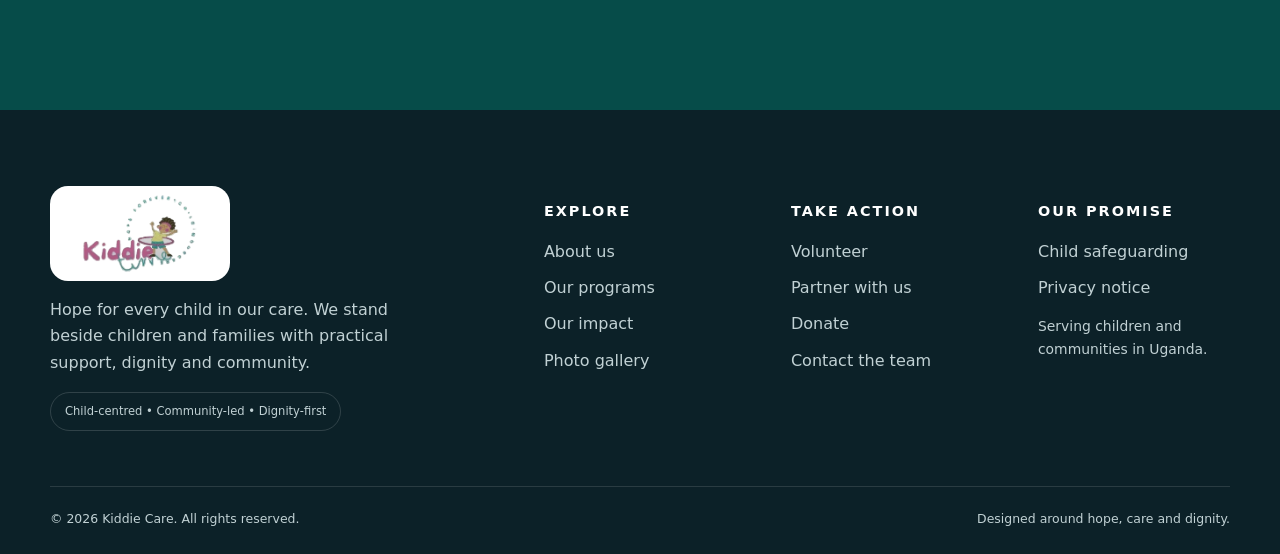
<file: kiddie-care-website/impact.html>
<!doctype html>
<html lang="en">
<head>
<meta charset="utf-8"><meta name="viewport" content="width=device-width,initial-scale=1">
<title>Impact | Kiddie Care</title>
<meta name="description" content="See how Kiddie Care creates practical moments of wellbeing, dignity, belonging and community support.">
<meta name="theme-color" content="#0b6e69">
<link rel="icon" href="favicon.png"><link rel="manifest" href="manifest.webmanifest">
<link rel="stylesheet" href="assets/css/styles.css">
</head>
<body data-page="impact" class="">
<a class="skip-link" href="#main">Skip to content</a>
<div class="topline"><div class="container"><span>Every child deserves to feel safe, supported and seen.</span><a href="donate.html">Support a child <span aria-hidden="true">→</span></a></div></div>
<header class="site-header" id="siteHeader">
  <div class="container nav-wrap">
    <a class="brand" href="index.html" aria-label="Kiddie Care home"><img src="assets/images/kiddie-care-logo.png" alt="Kiddie Care — Hope for Every Child in Our Care"></a>
    <button class="menu-toggle" type="button" aria-expanded="false" aria-controls="siteNav"><span></span><span></span><span></span><span class="sr-only">Open menu</span></button>
    <nav class="site-nav" id="siteNav" aria-label="Primary navigation"><a href="index.html" data-nav="home">Home</a><a href="about.html" data-nav="about">About</a><a href="programs.html" data-nav="programs">Programs</a><a href="impact.html" data-nav="impact">Impact</a><a href="gallery.html" data-nav="gallery">Gallery</a><a href="get-involved.html" data-nav="involved">Get Involved</a><a href="contact.html" data-nav="contact">Contact</a><a class="nav-donate" href="donate.html">Donate</a></nav>
  </div>
</header>
<main id="main">
<section class="page-hero impact-hero"><div class="container page-hero-grid"><div class="reveal"><span class="eyebrow light">Our impact</span><h1>Impact is felt in<br>everyday moments.</h1><p>A meal shared. A family supported. A girl equipped with dignity supplies. A child reminded that they matter.</p></div><div class="page-hero-photo reveal"><img src="assets/images/dignity_visit.webp" alt="Kiddie Care volunteer with a community member"></div></div></section>
<section class="section"><div class="container split split-top"><div class="content reveal"><span class="eyebrow">How we understand impact</span><h2>More than numbers — stronger wellbeing, connection and confidence.</h2></div><div class="content reveal"><p class="lead">We pay attention to the changes that help children participate, learn, feel safe and look toward the future with hope.</p><p>As our systems grow, we are committed to documenting activities carefully, learning from families and partners, and sharing progress without compromising children’s dignity or privacy.</p></div></div></section>
<section class="section section-soft"><div class="container"><div class="outcome-grid"><article class="outcome reveal"><svg aria-hidden="true" viewBox="0 0 24 24"><path d="M4 3v8a3 3 0 0 0 3 3h1V3M6 3v7M8 3v7M18 3v18M15 3c0 5 3 7 3 7"/></svg><h3>Immediate wellbeing</h3><p>Children and families receive food, essential items and practical support during difficult periods.</p></article><article class="outcome reveal"><svg aria-hidden="true" viewBox="0 0 24 24"><path d="m12 3 1.6 4.4L18 9l-4.4 1.6L12 15l-1.6-4.4L6 9l4.4-1.6L12 3ZM5 15l.8 2.2L8 18l-2.2.8L5 21l-.8-2.2L2 18l2.2-.8L5 15ZM19 14l.8 2.2L22 17l-2.2.8L19 20l-.8-2.2L16 17l2.2-.8L19 14Z"/></svg><h3>Dignity & participation</h3><p>Hygiene support helps young people join school and community life with greater confidence.</p></article><article class="outcome reveal"><svg aria-hidden="true" viewBox="0 0 24 24"><path d="M16 21v-2a4 4 0 0 0-4-4H6a4 4 0 0 0-4 4v2M9 11a4 4 0 1 0 0-8 4 4 0 0 0 0 8ZM22 21v-2a4 4 0 0 0-3-3.87M16 3.13a4 4 0 0 1 0 7.75"/></svg><h3>Stronger support networks</h3><p>Families, volunteers and local partners become a more connected circle of care.</p></article><article class="outcome reveal"><svg aria-hidden="true" viewBox="0 0 24 24"><path d="M20.8 4.6a5.5 5.5 0 0 0-7.8 0L12 5.6l-1-1a5.5 5.5 0 0 0-7.8 7.8l1 1L12 21l7.8-7.6 1-1a5.5 5.5 0 0 0 0-7.8Z"/></svg><h3>Belonging & encouragement</h3><p>Children experience positive attention, mentorship and moments of joy that affirm their worth.</p></article></div></div></section>
<section class="section"><div class="container"><div class="section-heading reveal"><span class="eyebrow">Stories in pictures</span><h2>What support looks like on the ground.</h2></div><div class="impact-feature reveal"><img src="assets/images/meal_day.webp" alt="Children sharing food outdoors"><div><span class="eyebrow light">Nutrition & connection</span><h2>A meal can open the door to trust.</h2><p>Sharing food is also a chance to bring children together, create joy and notice who may need extra support.</p></div></div><div class="impact-row"><article class="impact-card reveal"><img src="assets/images/family_relief.webp" alt="Family receiving food support"><div><span>Family stability</span><h3>Practical relief, delivered personally.</h3><p>Community visits help support reach families in ways that are human, direct and responsive.</p></div></article><article class="impact-card reveal"><img src="assets/images/dignity_support.webp" alt="Woman with dignity supplies"><div><span>Health & dignity</span><h3>Essentials that protect participation.</h3><p>Hygiene support can reduce barriers and help girls and young women move through daily life with confidence.</p></div></article></div></div></section>
<section class="section transparency"><div class="container split"><div class="reveal"><img class="rounded-image" src="assets/images/banner_outreach.webp" alt="Kiddie Care outreach team"></div><div class="content reveal"><span class="eyebrow">Responsible growth</span><h2>Building stronger systems as the work grows.</h2><p>We aim to strengthen how activities are planned, recorded and reviewed so that supporters and communities can understand how resources are used.</p><ul class="check-list"><li>Needs-led planning</li><li>Clear activity records</li><li>Respectful storytelling and photography</li><li>Feedback from children, families and partners</li><li>Continuous learning and safeguarding improvement</li></ul></div></div></section>
<section class="quote-section"><div class="container reveal"><span class="quote-icon">“</span><blockquote>Through our programs and initiatives, we strive to be a beacon of hope — offering guidance and encouragement to every child on their journey toward a brighter future.</blockquote><a class="btn btn-light" href="donate.html">Help create the next moment of hope</a></div></section>
</main>
<footer class="site-footer">
  <div class="container footer-grid">
    <div class="footer-brand"><img src="assets/images/kiddie-care-logo.png" alt="Kiddie Care"><p>Hope for every child in our care. We stand beside children and families with practical support, dignity and community.</p><div class="footer-badge">Child-centred • Community-led • Dignity-first</div></div>
    <div><h3>Explore</h3><a href="about.html">About us</a><a href="programs.html">Our programs</a><a href="impact.html">Our impact</a><a href="gallery.html">Photo gallery</a></div>
    <div><h3>Take action</h3><a href="get-involved.html">Volunteer</a><a href="get-involved.html#partner">Partner with us</a><a href="donate.html">Donate</a><a href="contact.html">Contact the team</a></div>
    <div><h3>Our promise</h3><a href="safeguarding.html">Child safeguarding</a><a href="privacy.html">Privacy notice</a><p class="footer-note">Serving children and communities in Uganda.</p></div>
  </div>
  <div class="container footer-bottom"><span>© <span data-year></span> Kiddie Care. All rights reserved.</span><span>Designed around hope, care and dignity.</span></div>
</footer>
<div class="toast" role="status" aria-live="polite"></div>
<script src="assets/js/main.js"></script>
</body></html>
</file>
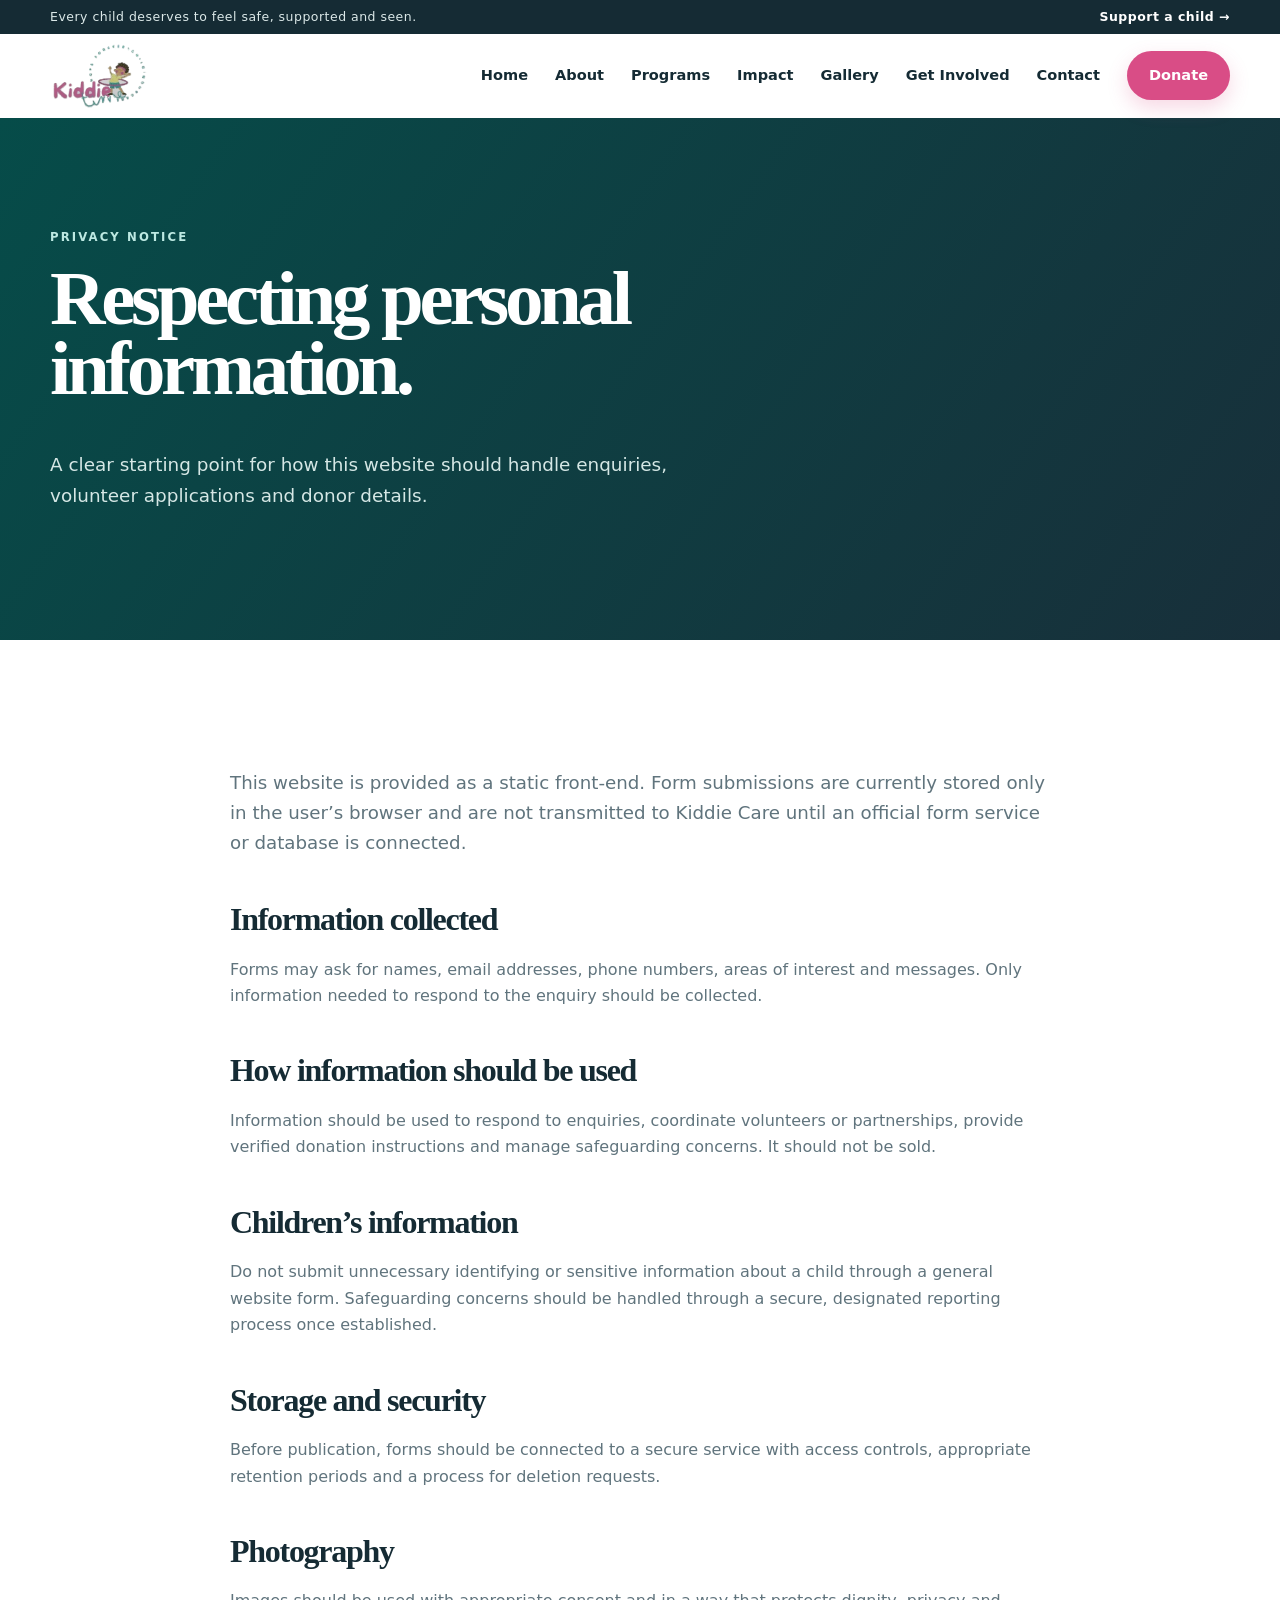
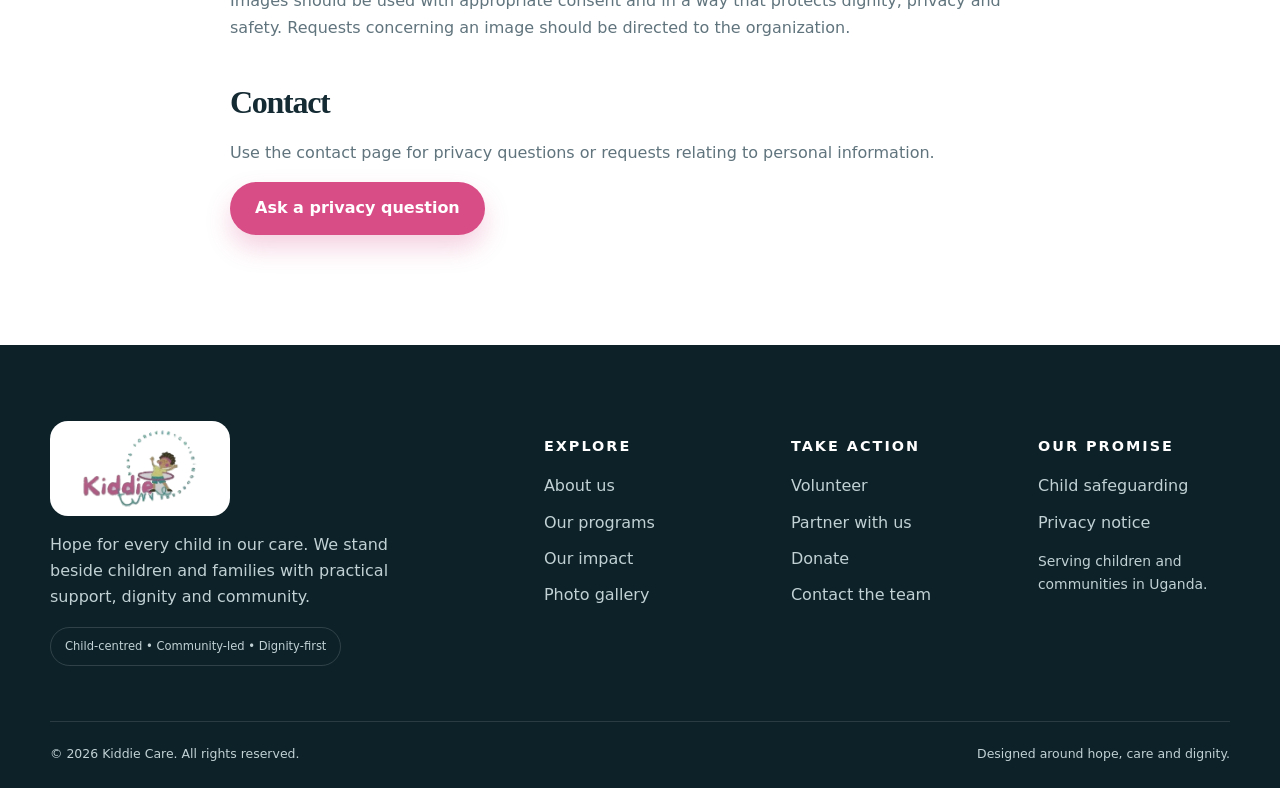
<file: kiddie-care-website/privacy.html>
<!doctype html>
<html lang="en">
<head>
<meta charset="utf-8"><meta name="viewport" content="width=device-width,initial-scale=1">
<title>Privacy | Kiddie Care</title>
<meta name="description" content="Read the privacy notice for the Kiddie Care website and its forms.">
<meta name="theme-color" content="#0b6e69">
<link rel="icon" href="favicon.png"><link rel="manifest" href="manifest.webmanifest">
<link rel="stylesheet" href="assets/css/styles.css">
</head>
<body data-page="privacy" class="">
<a class="skip-link" href="#main">Skip to content</a>
<div class="topline"><div class="container"><span>Every child deserves to feel safe, supported and seen.</span><a href="donate.html">Support a child <span aria-hidden="true">→</span></a></div></div>
<header class="site-header" id="siteHeader">
  <div class="container nav-wrap">
    <a class="brand" href="index.html" aria-label="Kiddie Care home"><img src="assets/images/kiddie-care-logo.png" alt="Kiddie Care — Hope for Every Child in Our Care"></a>
    <button class="menu-toggle" type="button" aria-expanded="false" aria-controls="siteNav"><span></span><span></span><span></span><span class="sr-only">Open menu</span></button>
    <nav class="site-nav" id="siteNav" aria-label="Primary navigation"><a href="index.html" data-nav="home">Home</a><a href="about.html" data-nav="about">About</a><a href="programs.html" data-nav="programs">Programs</a><a href="impact.html" data-nav="impact">Impact</a><a href="gallery.html" data-nav="gallery">Gallery</a><a href="get-involved.html" data-nav="involved">Get Involved</a><a href="contact.html" data-nav="contact">Contact</a><a class="nav-donate" href="donate.html">Donate</a></nav>
  </div>
</header>
<main id="main">
<section class="page-hero legal-hero"><div class="container page-hero-simple reveal"><span class="eyebrow light">Privacy notice</span><h1>Respecting personal information.</h1><p>A clear starting point for how this website should handle enquiries, volunteer applications and donor details.</p></div></section>
<section class="section legal-content"><div class="container narrow reveal"><p class="lead">This website is provided as a static front-end. Form submissions are currently stored only in the user’s browser and are not transmitted to Kiddie Care until an official form service or database is connected.</p><h2>Information collected</h2><p>Forms may ask for names, email addresses, phone numbers, areas of interest and messages. Only information needed to respond to the enquiry should be collected.</p><h2>How information should be used</h2><p>Information should be used to respond to enquiries, coordinate volunteers or partnerships, provide verified donation instructions and manage safeguarding concerns. It should not be sold.</p><h2>Children’s information</h2><p>Do not submit unnecessary identifying or sensitive information about a child through a general website form. Safeguarding concerns should be handled through a secure, designated reporting process once established.</p><h2>Storage and security</h2><p>Before publication, forms should be connected to a secure service with access controls, appropriate retention periods and a process for deletion requests.</p><h2>Photography</h2><p>Images should be used with appropriate consent and in a way that protects dignity, privacy and safety. Requests concerning an image should be directed to the organization.</p><h2>Contact</h2><p>Use the contact page for privacy questions or requests relating to personal information.</p><a class="btn btn-primary" href="contact.html?subject=Privacy%20question">Ask a privacy question</a></div></section>
</main>
<footer class="site-footer">
  <div class="container footer-grid">
    <div class="footer-brand"><img src="assets/images/kiddie-care-logo.png" alt="Kiddie Care"><p>Hope for every child in our care. We stand beside children and families with practical support, dignity and community.</p><div class="footer-badge">Child-centred • Community-led • Dignity-first</div></div>
    <div><h3>Explore</h3><a href="about.html">About us</a><a href="programs.html">Our programs</a><a href="impact.html">Our impact</a><a href="gallery.html">Photo gallery</a></div>
    <div><h3>Take action</h3><a href="get-involved.html">Volunteer</a><a href="get-involved.html#partner">Partner with us</a><a href="donate.html">Donate</a><a href="contact.html">Contact the team</a></div>
    <div><h3>Our promise</h3><a href="safeguarding.html">Child safeguarding</a><a href="privacy.html">Privacy notice</a><p class="footer-note">Serving children and communities in Uganda.</p></div>
  </div>
  <div class="container footer-bottom"><span>© <span data-year></span> Kiddie Care. All rights reserved.</span><span>Designed around hope, care and dignity.</span></div>
</footer>
<div class="toast" role="status" aria-live="polite"></div>
<script src="assets/js/main.js"></script>
</body></html>
</file>
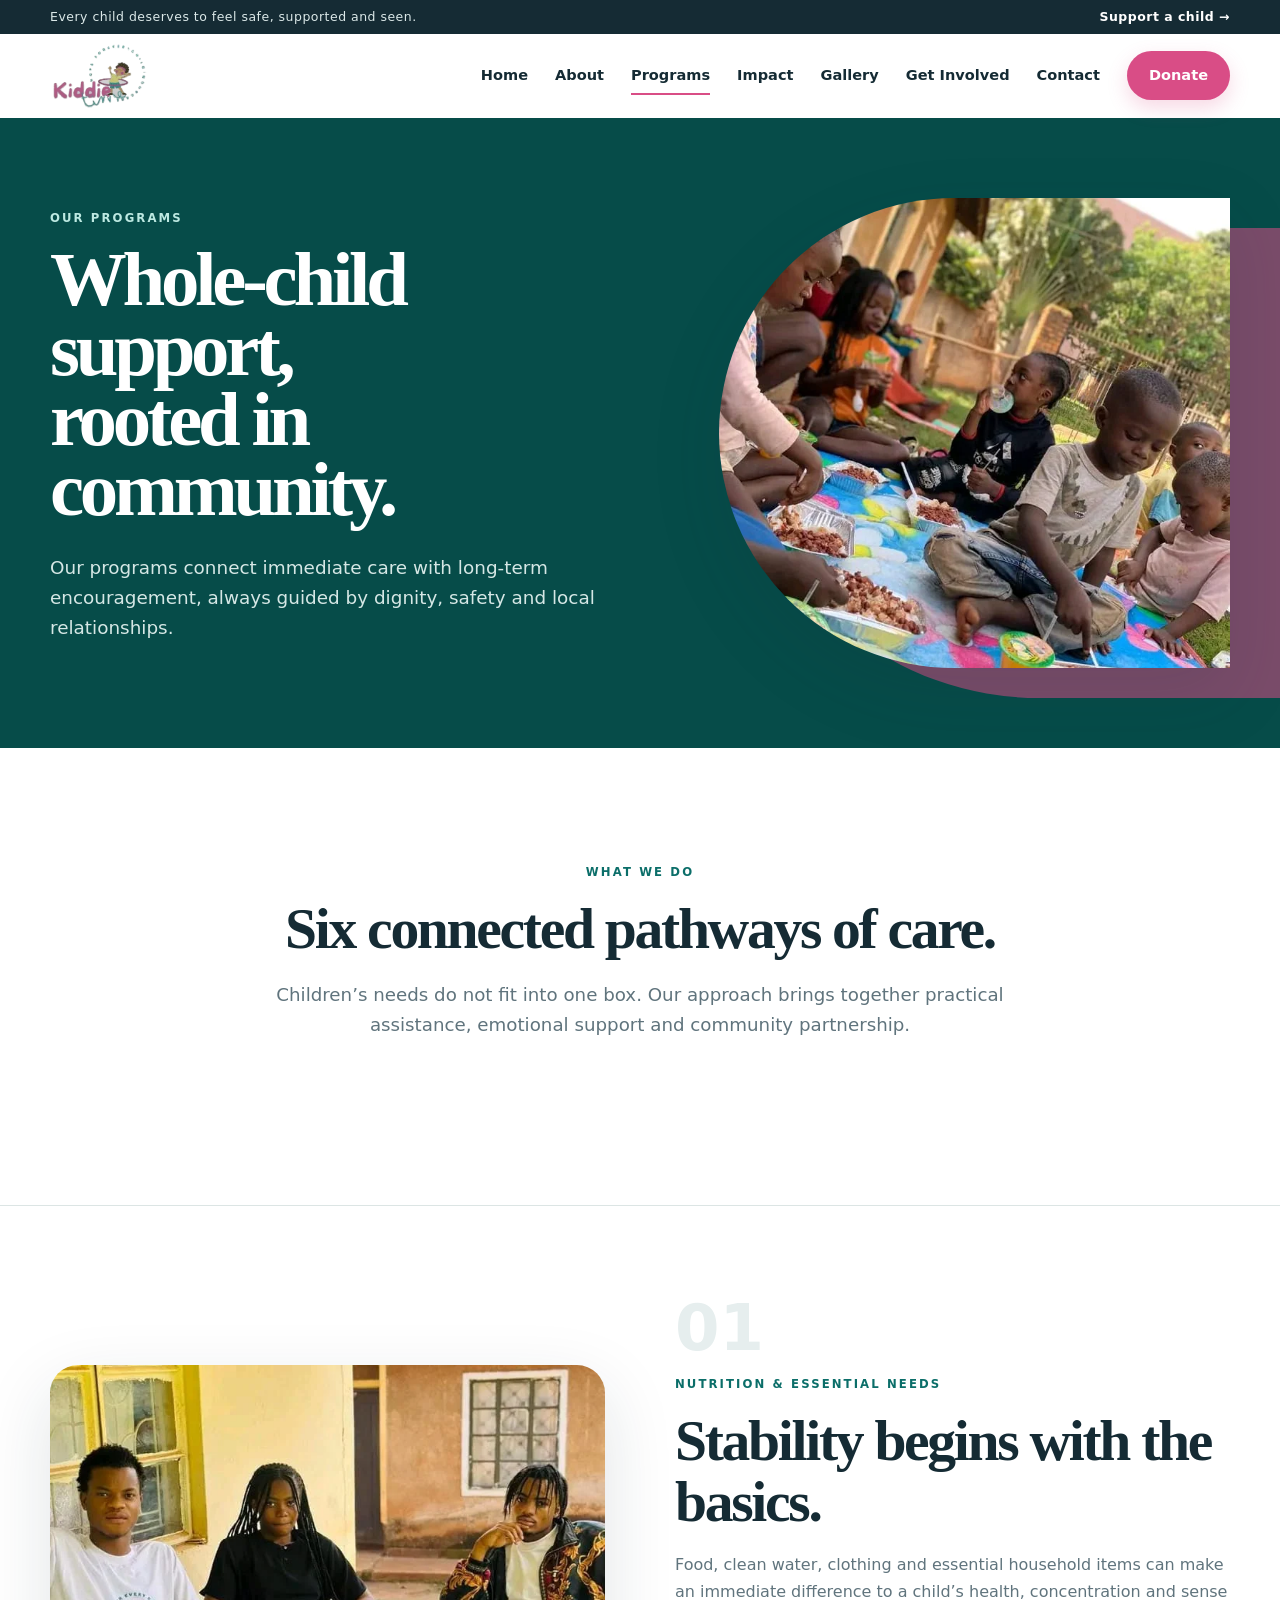
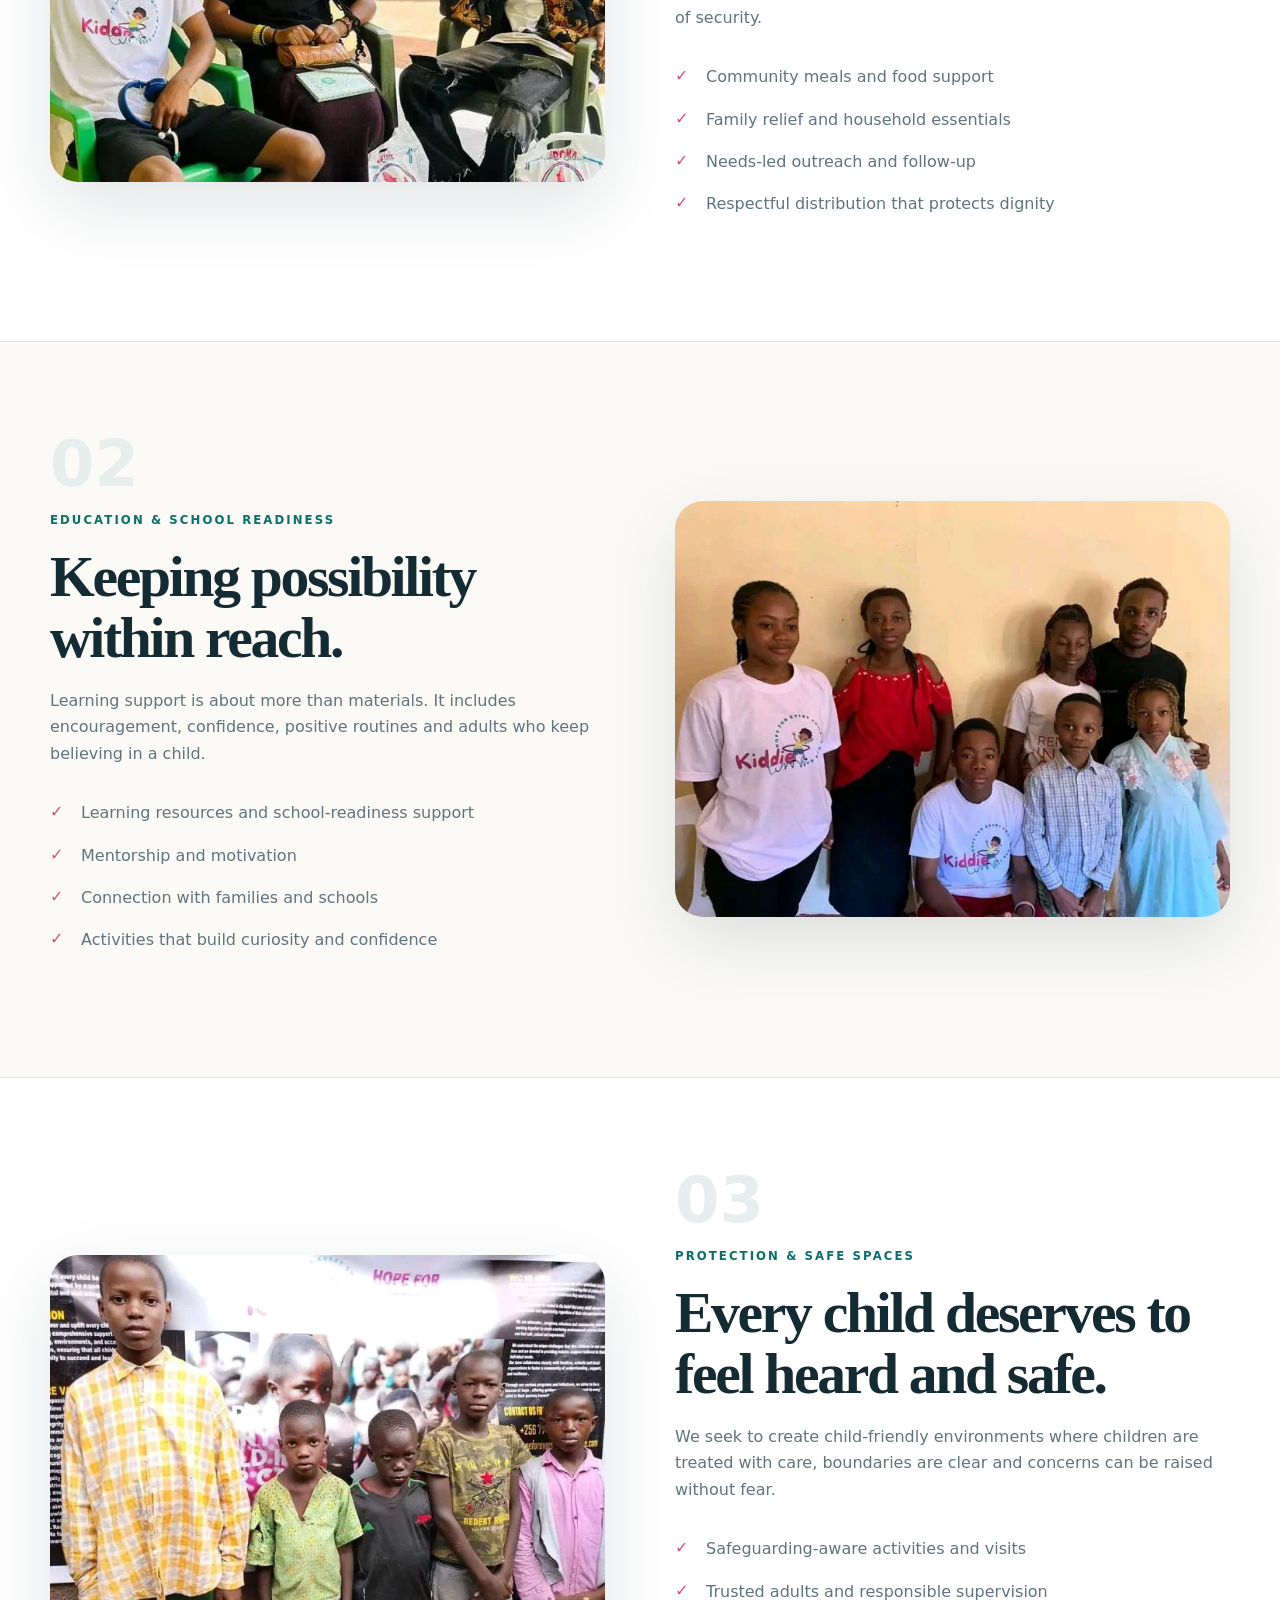
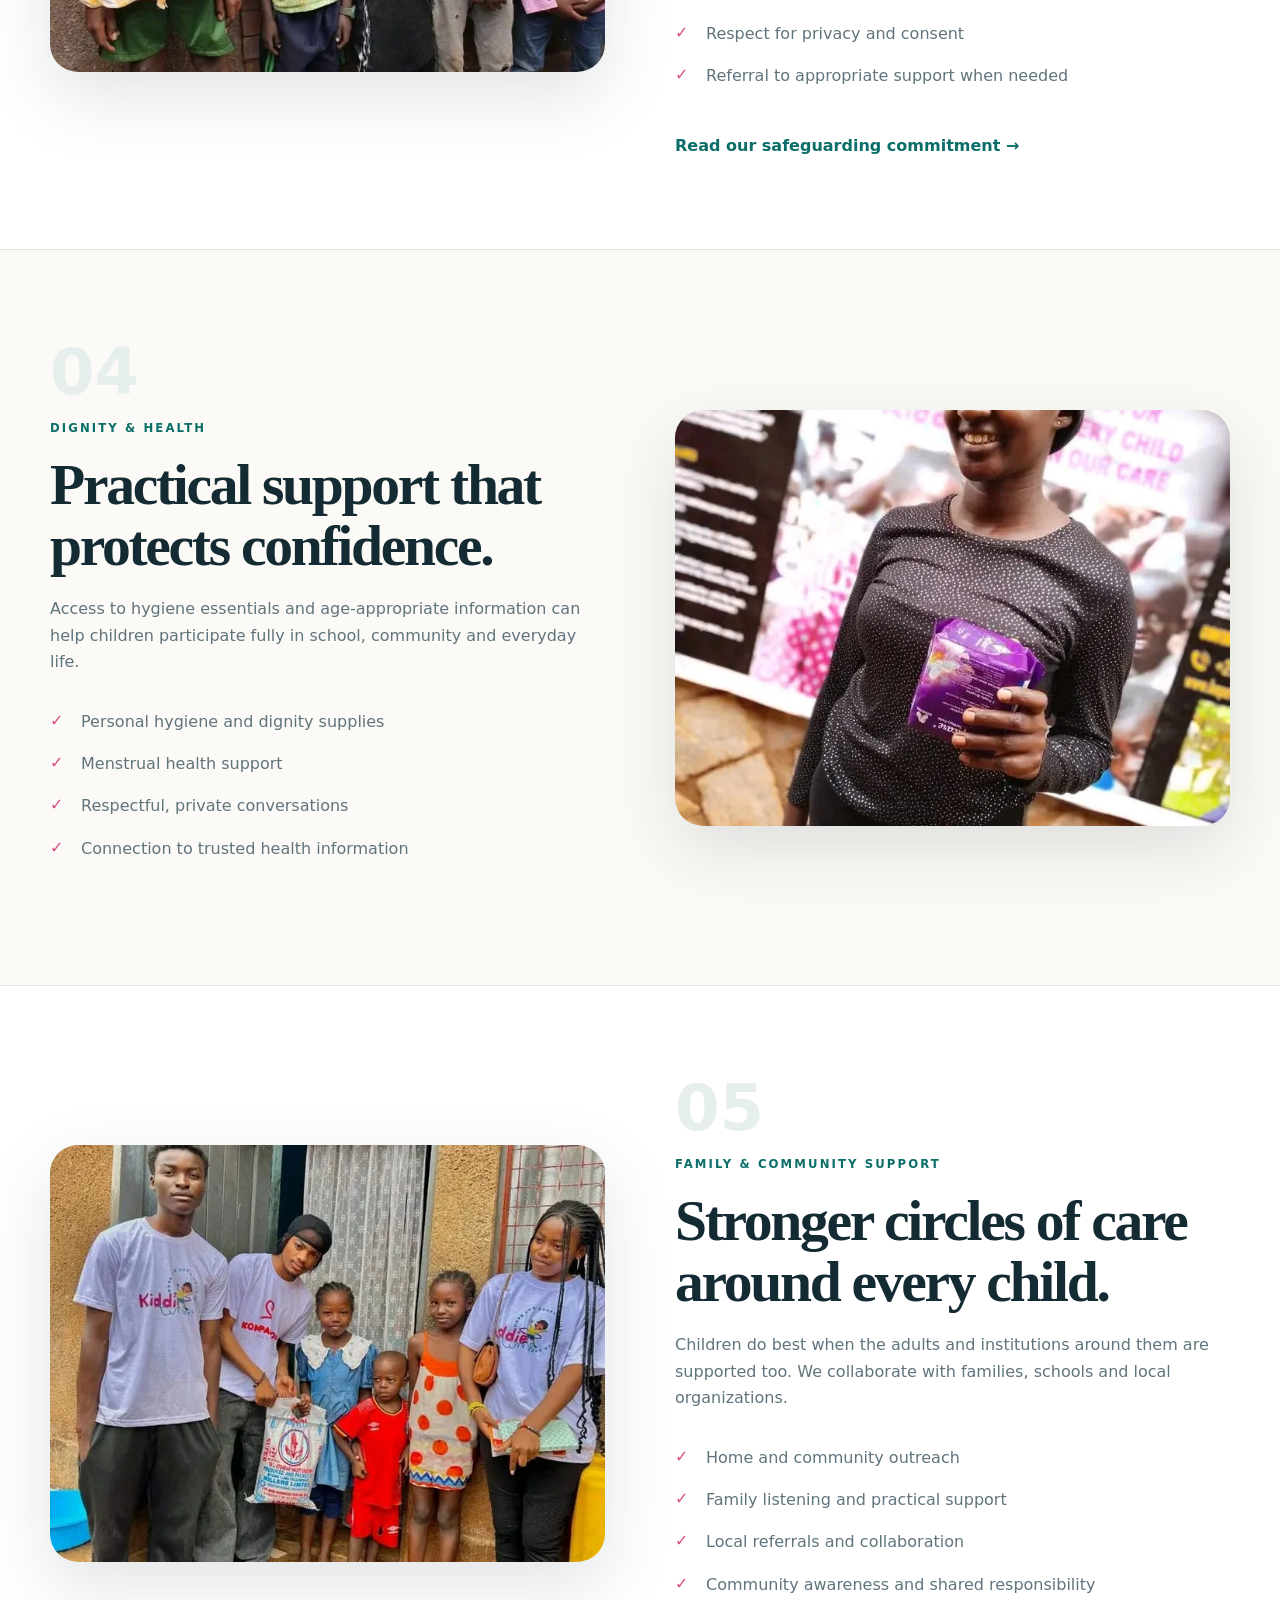
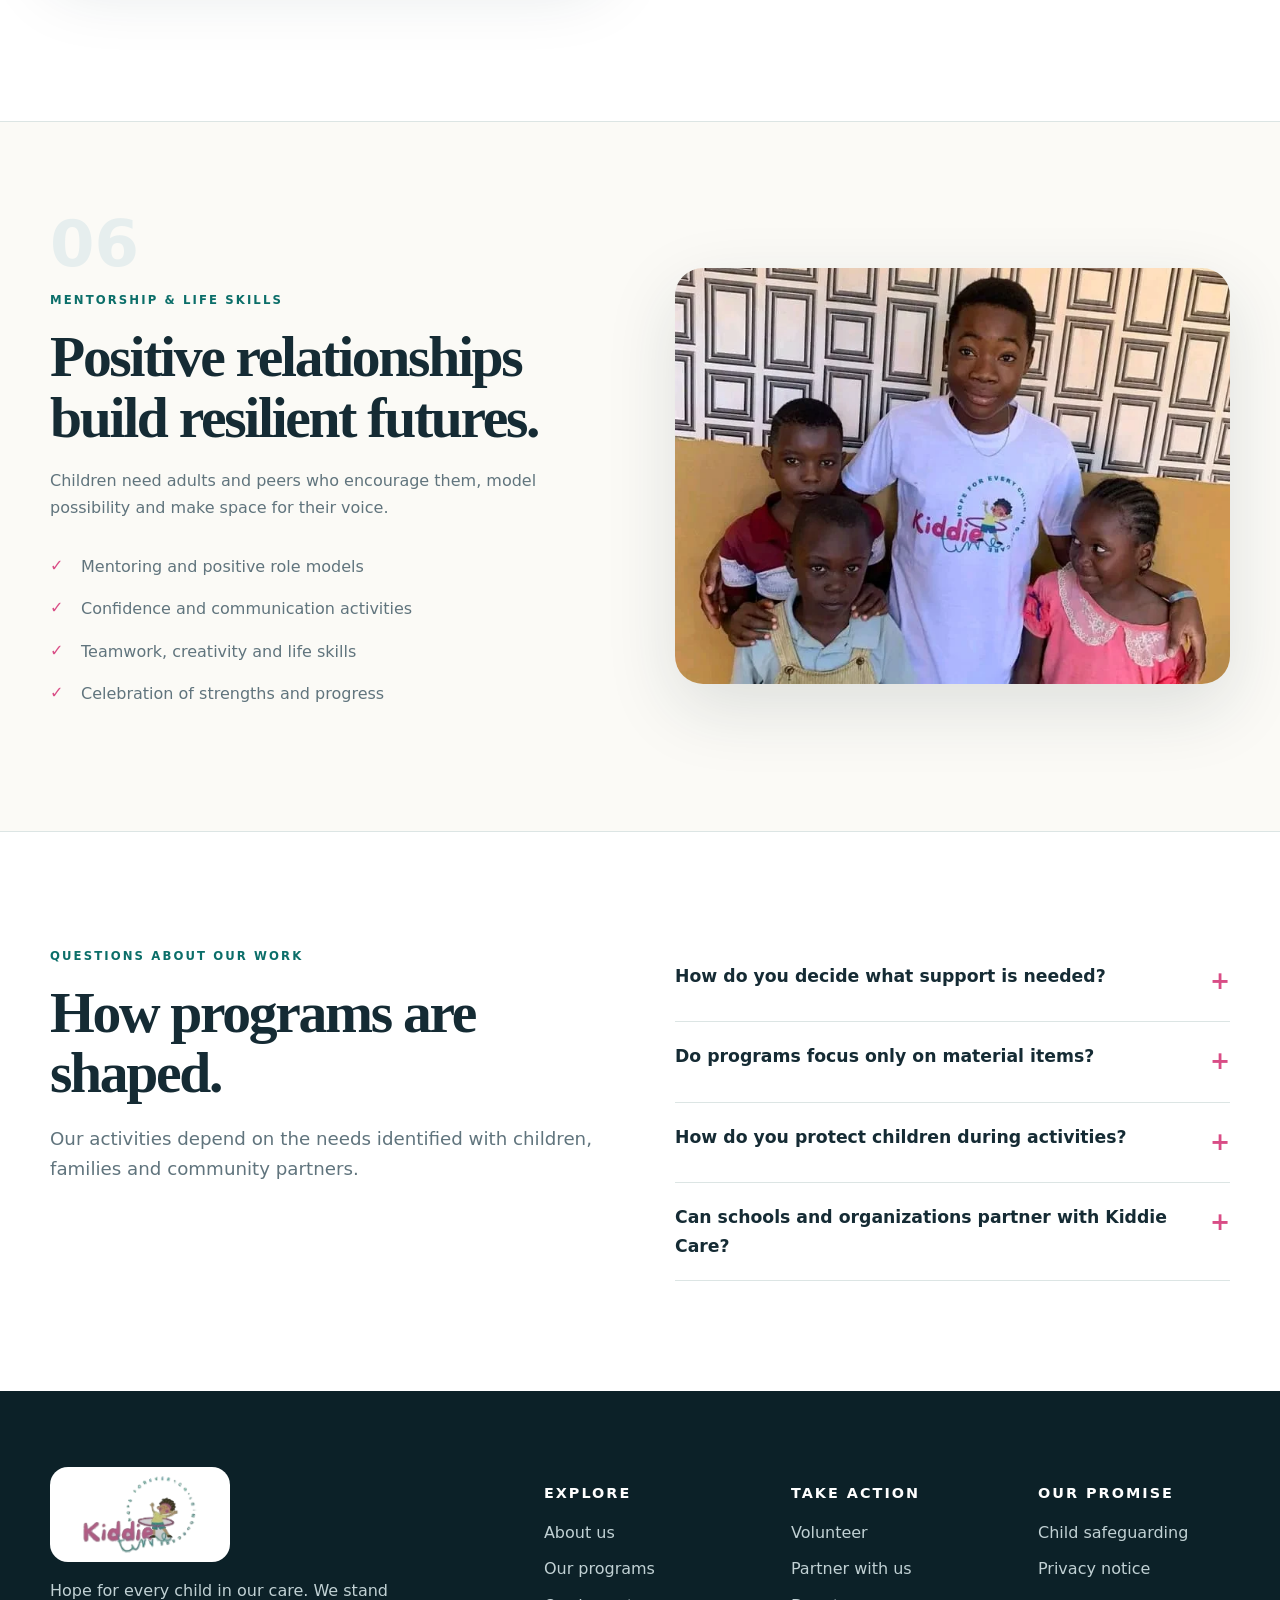
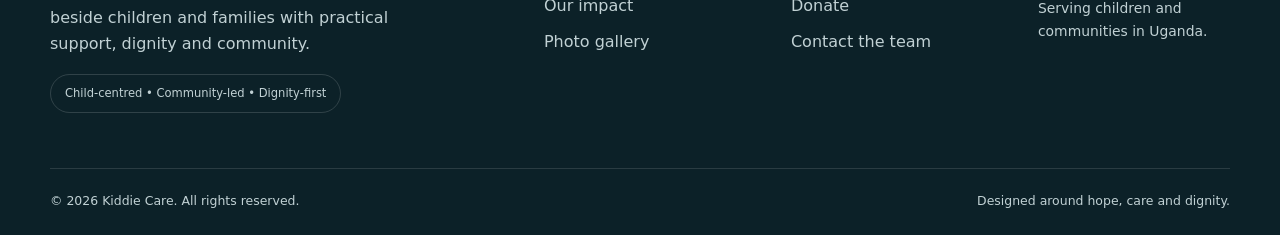
<file: kiddie-care-website/programs.html>
<!doctype html>
<html lang="en">
<head>
<meta charset="utf-8"><meta name="viewport" content="width=device-width,initial-scale=1">
<title>Programs | Kiddie Care</title>
<meta name="description" content="Explore Kiddie Care programs for nutrition, education, protection, dignity, family support and mentorship.">
<meta name="theme-color" content="#0b6e69">
<link rel="icon" href="favicon.png"><link rel="manifest" href="manifest.webmanifest">
<link rel="stylesheet" href="assets/css/styles.css">
</head>
<body data-page="programs" class="">
<a class="skip-link" href="#main">Skip to content</a>
<div class="topline"><div class="container"><span>Every child deserves to feel safe, supported and seen.</span><a href="donate.html">Support a child <span aria-hidden="true">→</span></a></div></div>
<header class="site-header" id="siteHeader">
  <div class="container nav-wrap">
    <a class="brand" href="index.html" aria-label="Kiddie Care home"><img src="assets/images/kiddie-care-logo.png" alt="Kiddie Care — Hope for Every Child in Our Care"></a>
    <button class="menu-toggle" type="button" aria-expanded="false" aria-controls="siteNav"><span></span><span></span><span></span><span class="sr-only">Open menu</span></button>
    <nav class="site-nav" id="siteNav" aria-label="Primary navigation"><a href="index.html" data-nav="home">Home</a><a href="about.html" data-nav="about">About</a><a href="programs.html" data-nav="programs">Programs</a><a href="impact.html" data-nav="impact">Impact</a><a href="gallery.html" data-nav="gallery">Gallery</a><a href="get-involved.html" data-nav="involved">Get Involved</a><a href="contact.html" data-nav="contact">Contact</a><a class="nav-donate" href="donate.html">Donate</a></nav>
  </div>
</header>
<main id="main">
<section class="page-hero programs-hero"><div class="container page-hero-grid"><div class="reveal"><span class="eyebrow light">Our programs</span><h1>Whole-child support,<br>rooted in community.</h1><p>Our programs connect immediate care with long-term encouragement, always guided by dignity, safety and local relationships.</p></div><div class="page-hero-photo reveal"><img src="assets/images/meal_day.webp" alt="Children enjoying a shared meal"></div></div></section>
<section class="section"><div class="container"><div class="section-heading center reveal"><span class="eyebrow">What we do</span><h2>Six connected pathways of care.</h2><p>Children’s needs do not fit into one box. Our approach brings together practical assistance, emotional support and community partnership.</p></div></div></section>
<section class="program-detail" id="nutrition"><div class="container split"><div class="program-photo reveal"><img src="assets/images/food_supplies.webp" alt="Food supply bags prepared for community support"></div><div class="content reveal"><span class="program-number">01</span><span class="eyebrow">Nutrition & essential needs</span><h2>Stability begins with the basics.</h2><p>Food, clean water, clothing and essential household items can make an immediate difference to a child’s health, concentration and sense of security.</p><ul class="check-list"><li>Community meals and food support</li><li>Family relief and household essentials</li><li>Needs-led outreach and follow-up</li><li>Respectful distribution that protects dignity</li></ul></div></div></section>
<section class="program-detail alt" id="education"><div class="container split"><div class="content reveal"><span class="program-number">02</span><span class="eyebrow">Education & school readiness</span><h2>Keeping possibility within reach.</h2><p>Learning support is about more than materials. It includes encouragement, confidence, positive routines and adults who keep believing in a child.</p><ul class="check-list"><li>Learning resources and school-readiness support</li><li>Mentorship and motivation</li><li>Connection with families and schools</li><li>Activities that build curiosity and confidence</li></ul></div><div class="program-photo reveal"><img src="assets/images/community_family.webp" alt="Children with Kiddie Care volunteers"></div></div></section>
<section class="program-detail" id="protection"><div class="container split"><div class="program-photo reveal"><img src="assets/images/children_banner.webp" alt="Children gathered in front of a Kiddie Care banner"></div><div class="content reveal"><span class="program-number">03</span><span class="eyebrow">Protection & safe spaces</span><h2>Every child deserves to feel heard and safe.</h2><p>We seek to create child-friendly environments where children are treated with care, boundaries are clear and concerns can be raised without fear.</p><ul class="check-list"><li>Safeguarding-aware activities and visits</li><li>Trusted adults and responsible supervision</li><li>Respect for privacy and consent</li><li>Referral to appropriate support when needed</li></ul><a class="text-link" href="safeguarding.html">Read our safeguarding commitment →</a></div></div></section>
<section class="program-detail alt" id="dignity"><div class="container split"><div class="content reveal"><span class="program-number">04</span><span class="eyebrow">Dignity & health</span><h2>Practical support that protects confidence.</h2><p>Access to hygiene essentials and age-appropriate information can help children participate fully in school, community and everyday life.</p><ul class="check-list"><li>Personal hygiene and dignity supplies</li><li>Menstrual health support</li><li>Respectful, private conversations</li><li>Connection to trusted health information</li></ul></div><div class="program-photo reveal"><img src="assets/images/dignity_support.webp" alt="A woman receiving dignity support supplies"></div></div></section>
<section class="program-detail" id="community"><div class="container split"><div class="program-photo reveal"><img src="assets/images/family_relief.webp" alt="Volunteers visiting a family with supplies"></div><div class="content reveal"><span class="program-number">05</span><span class="eyebrow">Family & community support</span><h2>Stronger circles of care around every child.</h2><p>Children do best when the adults and institutions around them are supported too. We collaborate with families, schools and local organizations.</p><ul class="check-list"><li>Home and community outreach</li><li>Family listening and practical support</li><li>Local referrals and collaboration</li><li>Community awareness and shared responsibility</li></ul></div></div></section>
<section class="program-detail alt" id="mentorship"><div class="container split"><div class="content reveal"><span class="program-number">06</span><span class="eyebrow">Mentorship & life skills</span><h2>Positive relationships build resilient futures.</h2><p>Children need adults and peers who encourage them, model possibility and make space for their voice.</p><ul class="check-list"><li>Mentoring and positive role models</li><li>Confidence and communication activities</li><li>Teamwork, creativity and life skills</li><li>Celebration of strengths and progress</li></ul></div><div class="program-photo reveal"><img src="assets/images/mentor_children.webp" alt="Volunteer mentoring children"></div></div></section>
<section class="section faq-section"><div class="container split split-top"><div class="section-heading reveal"><span class="eyebrow">Questions about our work</span><h2>How programs are shaped.</h2><p>Our activities depend on the needs identified with children, families and community partners.</p></div><div class="accordion reveal"><details><summary>How do you decide what support is needed?</summary><p>We listen first. Needs are considered with families and trusted community contacts so support is relevant, respectful and realistic.</p></details><details><summary>Do programs focus only on material items?</summary><p>No. Practical assistance is paired with encouragement, listening, mentorship and connection to community resources wherever possible.</p></details><details><summary>How do you protect children during activities?</summary><p>We prioritize responsible supervision, respectful photography, privacy, consent and clear behaviour expectations. See our safeguarding page for more.</p></details><details><summary>Can schools and organizations partner with Kiddie Care?</summary><p>Yes. We welcome values-aligned partnerships that strengthen child wellbeing and community capacity.</p></details></div></div></section>
</main>
<footer class="site-footer">
  <div class="container footer-grid">
    <div class="footer-brand"><img src="assets/images/kiddie-care-logo.png" alt="Kiddie Care"><p>Hope for every child in our care. We stand beside children and families with practical support, dignity and community.</p><div class="footer-badge">Child-centred • Community-led • Dignity-first</div></div>
    <div><h3>Explore</h3><a href="about.html">About us</a><a href="programs.html">Our programs</a><a href="impact.html">Our impact</a><a href="gallery.html">Photo gallery</a></div>
    <div><h3>Take action</h3><a href="get-involved.html">Volunteer</a><a href="get-involved.html#partner">Partner with us</a><a href="donate.html">Donate</a><a href="contact.html">Contact the team</a></div>
    <div><h3>Our promise</h3><a href="safeguarding.html">Child safeguarding</a><a href="privacy.html">Privacy notice</a><p class="footer-note">Serving children and communities in Uganda.</p></div>
  </div>
  <div class="container footer-bottom"><span>© <span data-year></span> Kiddie Care. All rights reserved.</span><span>Designed around hope, care and dignity.</span></div>
</footer>
<div class="toast" role="status" aria-live="polite"></div>
<script src="assets/js/main.js"></script>
</body></html>
</file>
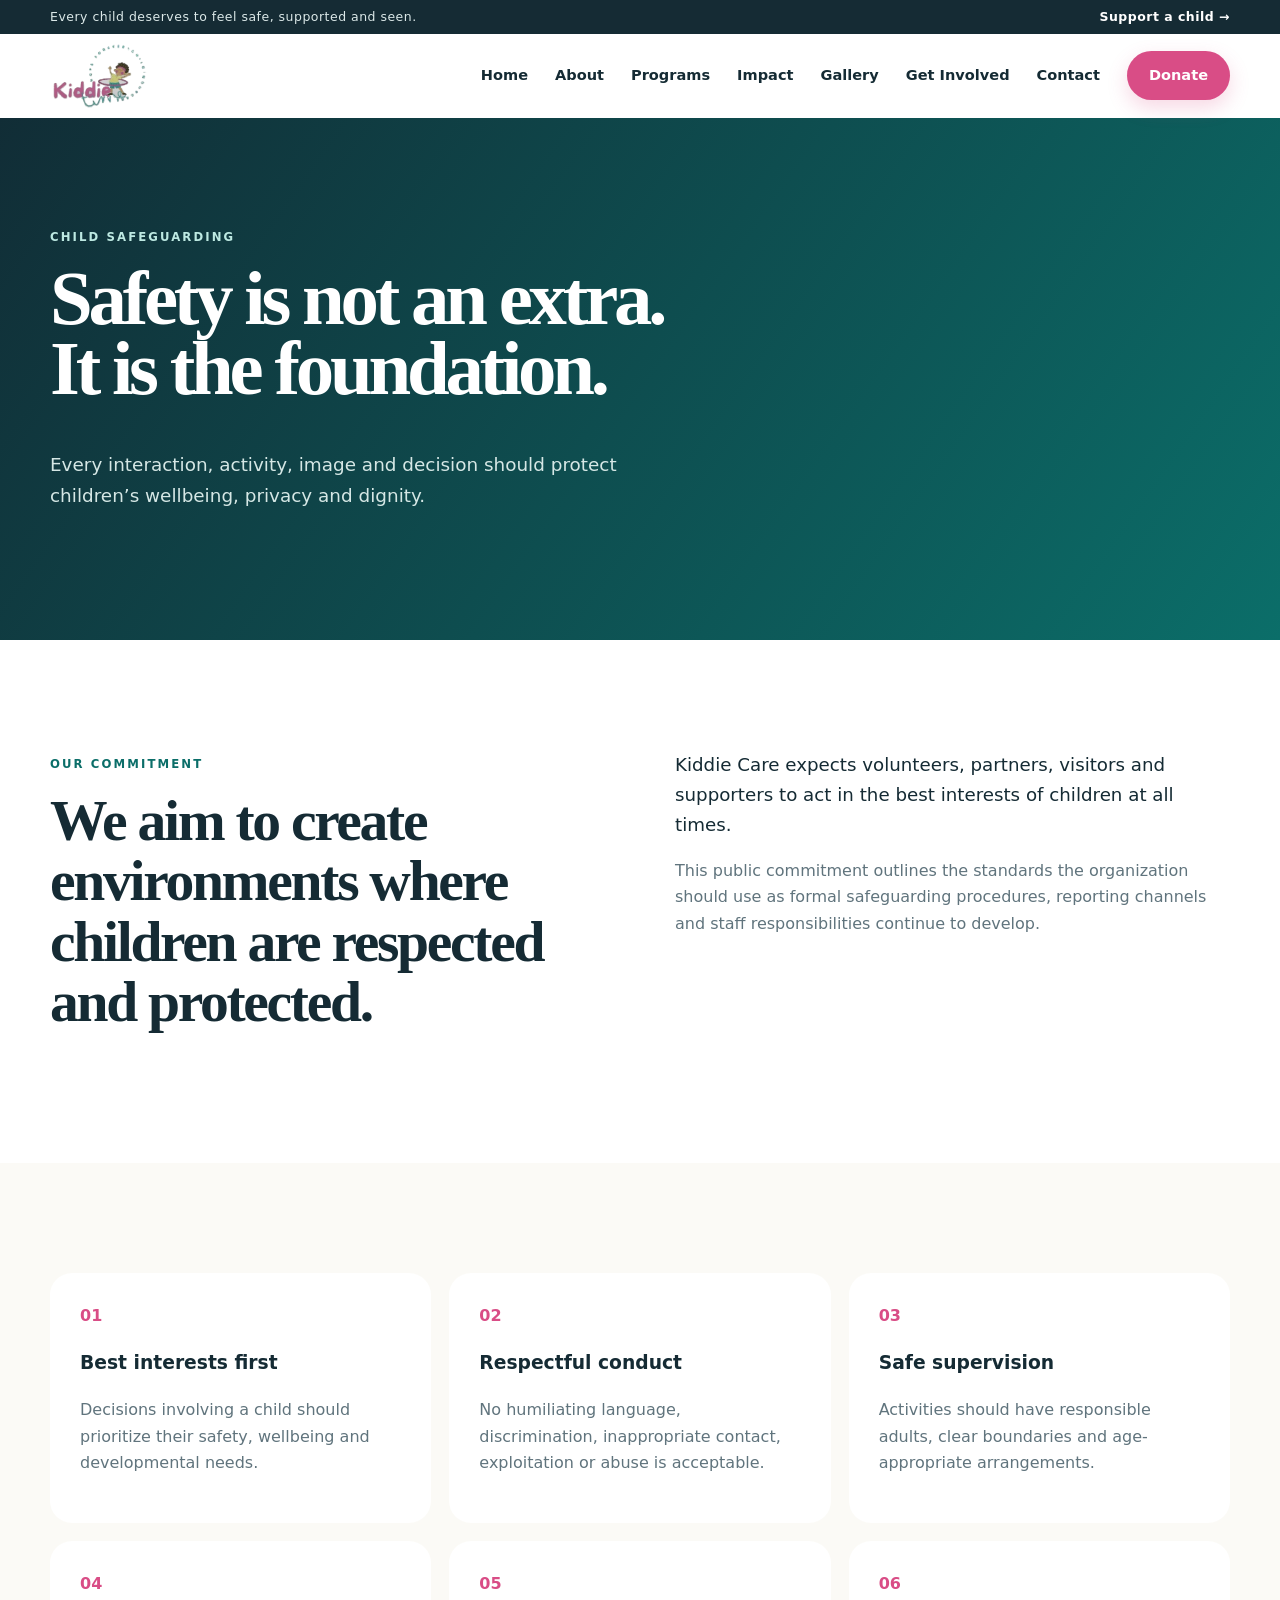
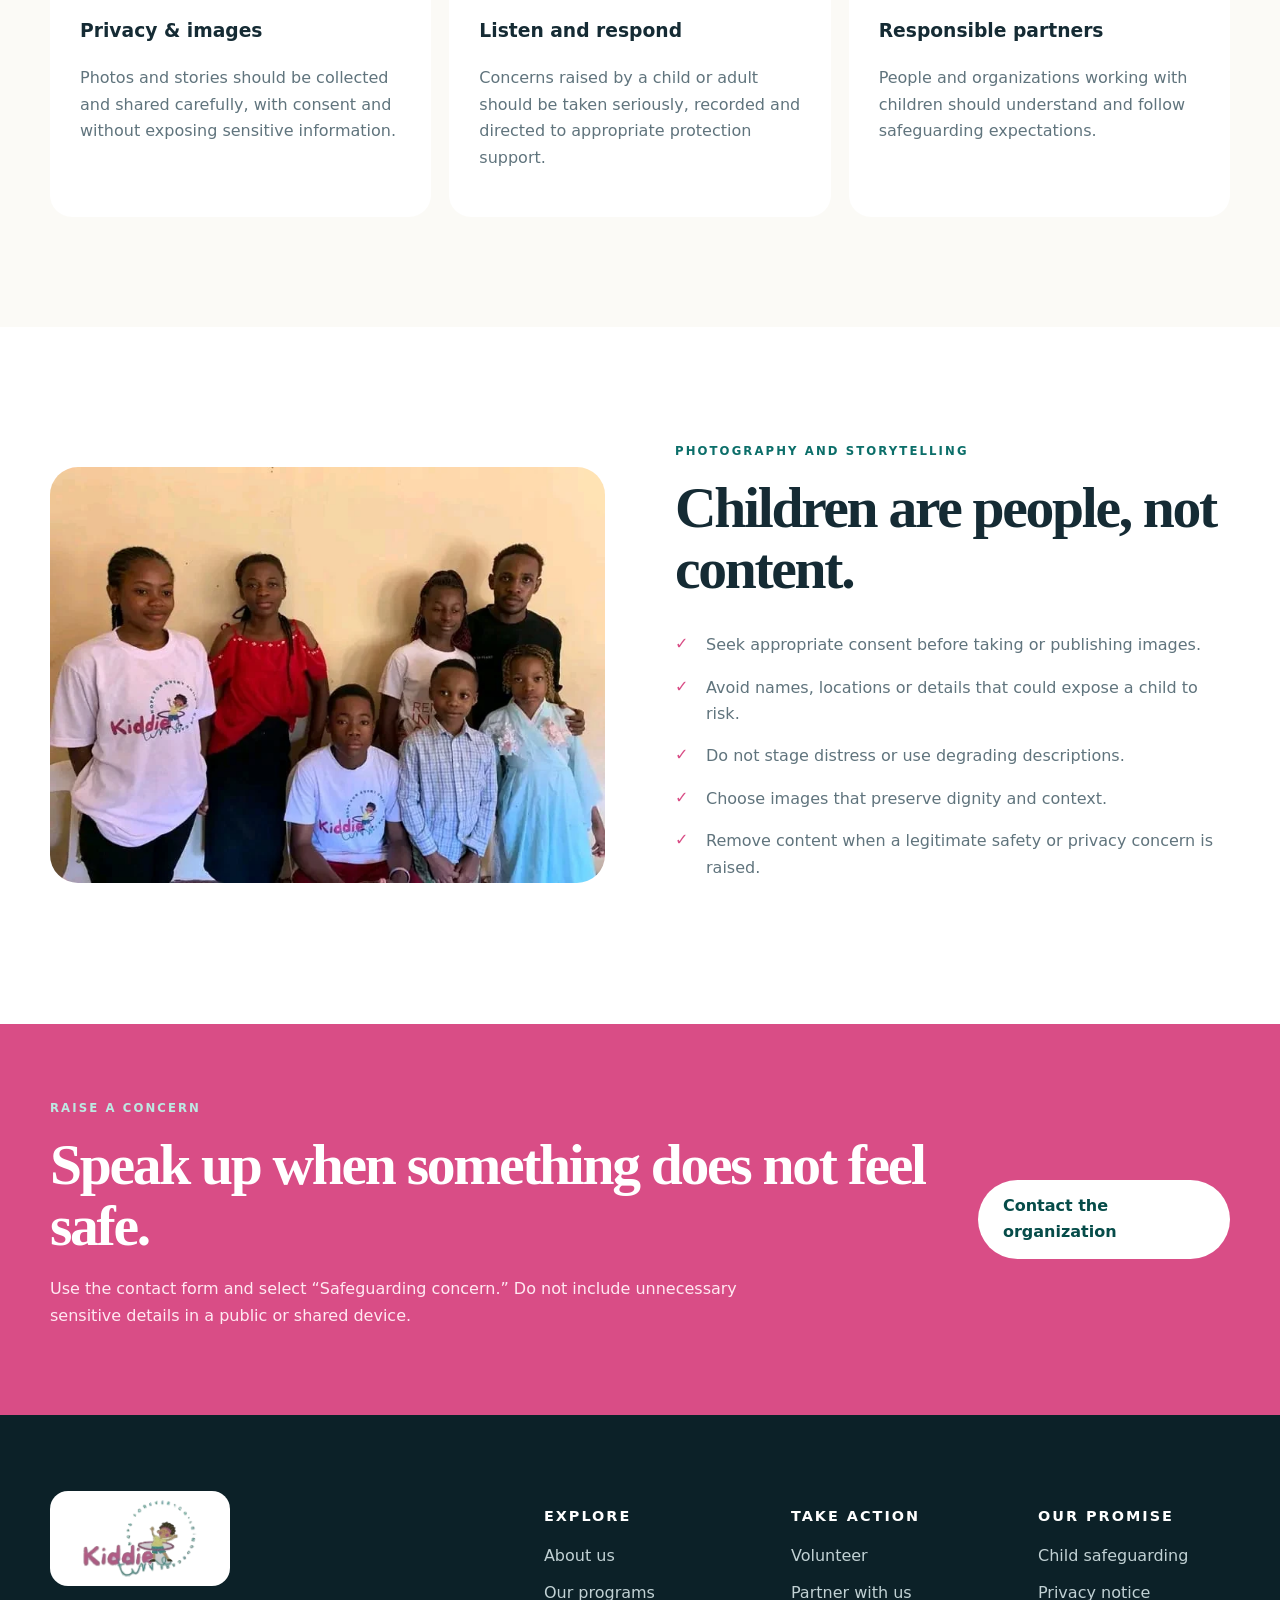
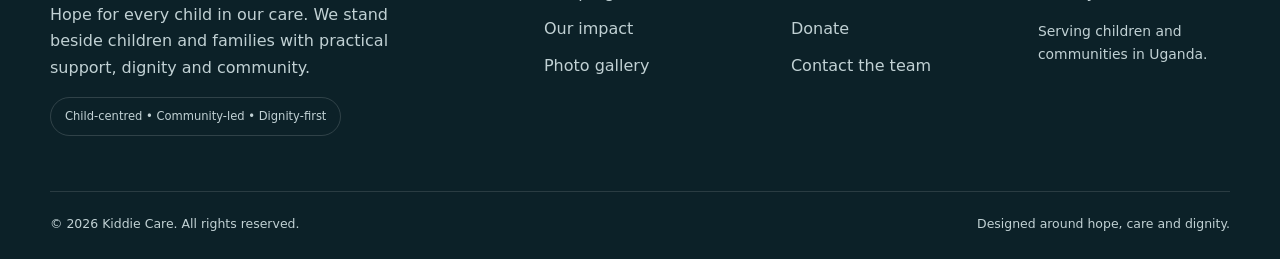
<file: kiddie-care-website/safeguarding.html>
<!doctype html>
<html lang="en">
<head>
<meta charset="utf-8"><meta name="viewport" content="width=device-width,initial-scale=1">
<title>Child safeguarding | Kiddie Care</title>
<meta name="description" content="Read Kiddie Care’s public commitment to child safety, dignity, privacy and responsible conduct.">
<meta name="theme-color" content="#0b6e69">
<link rel="icon" href="favicon.png"><link rel="manifest" href="manifest.webmanifest">
<link rel="stylesheet" href="assets/css/styles.css">
</head>
<body data-page="safeguarding" class="">
<a class="skip-link" href="#main">Skip to content</a>
<div class="topline"><div class="container"><span>Every child deserves to feel safe, supported and seen.</span><a href="donate.html">Support a child <span aria-hidden="true">→</span></a></div></div>
<header class="site-header" id="siteHeader">
  <div class="container nav-wrap">
    <a class="brand" href="index.html" aria-label="Kiddie Care home"><img src="assets/images/kiddie-care-logo.png" alt="Kiddie Care — Hope for Every Child in Our Care"></a>
    <button class="menu-toggle" type="button" aria-expanded="false" aria-controls="siteNav"><span></span><span></span><span></span><span class="sr-only">Open menu</span></button>
    <nav class="site-nav" id="siteNav" aria-label="Primary navigation"><a href="index.html" data-nav="home">Home</a><a href="about.html" data-nav="about">About</a><a href="programs.html" data-nav="programs">Programs</a><a href="impact.html" data-nav="impact">Impact</a><a href="gallery.html" data-nav="gallery">Gallery</a><a href="get-involved.html" data-nav="involved">Get Involved</a><a href="contact.html" data-nav="contact">Contact</a><a class="nav-donate" href="donate.html">Donate</a></nav>
  </div>
</header>
<main id="main">
<section class="page-hero safeguard-hero"><div class="container page-hero-simple reveal"><span class="eyebrow light">Child safeguarding</span><h1>Safety is not an extra.<br>It is the foundation.</h1><p>Every interaction, activity, image and decision should protect children’s wellbeing, privacy and dignity.</p></div></section>
<section class="section"><div class="container split split-top"><div class="content reveal"><span class="eyebrow">Our commitment</span><h2>We aim to create environments where children are respected and protected.</h2></div><div class="content reveal"><p class="lead">Kiddie Care expects volunteers, partners, visitors and supporters to act in the best interests of children at all times.</p><p>This public commitment outlines the standards the organization should use as formal safeguarding procedures, reporting channels and staff responsibilities continue to develop.</p></div></div></section>
<section class="section section-soft"><div class="container"><div class="safeguard-grid"><article class="reveal"><span>01</span><h3>Best interests first</h3><p>Decisions involving a child should prioritize their safety, wellbeing and developmental needs.</p></article><article class="reveal"><span>02</span><h3>Respectful conduct</h3><p>No humiliating language, discrimination, inappropriate contact, exploitation or abuse is acceptable.</p></article><article class="reveal"><span>03</span><h3>Safe supervision</h3><p>Activities should have responsible adults, clear boundaries and age-appropriate arrangements.</p></article><article class="reveal"><span>04</span><h3>Privacy & images</h3><p>Photos and stories should be collected and shared carefully, with consent and without exposing sensitive information.</p></article><article class="reveal"><span>05</span><h3>Listen and respond</h3><p>Concerns raised by a child or adult should be taken seriously, recorded and directed to appropriate protection support.</p></article><article class="reveal"><span>06</span><h3>Responsible partners</h3><p>People and organizations working with children should understand and follow safeguarding expectations.</p></article></div></div></section>
<section class="section"><div class="container split"><div class="reveal"><img class="rounded-image" src="assets/images/community_family.webp" alt="Kiddie Care team with children"></div><div class="content reveal"><span class="eyebrow">Photography and storytelling</span><h2>Children are people, not content.</h2><ul class="check-list"><li>Seek appropriate consent before taking or publishing images.</li><li>Avoid names, locations or details that could expose a child to risk.</li><li>Do not stage distress or use degrading descriptions.</li><li>Choose images that preserve dignity and context.</li><li>Remove content when a legitimate safety or privacy concern is raised.</li></ul></div></div></section>
<section class="report-box"><div class="container reveal"><div><span class="eyebrow light">Raise a concern</span><h2>Speak up when something does not feel safe.</h2><p>Use the contact form and select “Safeguarding concern.” Do not include unnecessary sensitive details in a public or shared device.</p></div><a class="btn btn-light" href="contact.html?subject=Safeguarding%20concern">Contact the organization</a></div></section>
</main>
<footer class="site-footer">
  <div class="container footer-grid">
    <div class="footer-brand"><img src="assets/images/kiddie-care-logo.png" alt="Kiddie Care"><p>Hope for every child in our care. We stand beside children and families with practical support, dignity and community.</p><div class="footer-badge">Child-centred • Community-led • Dignity-first</div></div>
    <div><h3>Explore</h3><a href="about.html">About us</a><a href="programs.html">Our programs</a><a href="impact.html">Our impact</a><a href="gallery.html">Photo gallery</a></div>
    <div><h3>Take action</h3><a href="get-involved.html">Volunteer</a><a href="get-involved.html#partner">Partner with us</a><a href="donate.html">Donate</a><a href="contact.html">Contact the team</a></div>
    <div><h3>Our promise</h3><a href="safeguarding.html">Child safeguarding</a><a href="privacy.html">Privacy notice</a><p class="footer-note">Serving children and communities in Uganda.</p></div>
  </div>
  <div class="container footer-bottom"><span>© <span data-year></span> Kiddie Care. All rights reserved.</span><span>Designed around hope, care and dignity.</span></div>
</footer>
<div class="toast" role="status" aria-live="polite"></div>
<script src="assets/js/main.js"></script>
</body></html>
</file>
<file: kiddie-care-website/assets/css/styles.css>
:root{--teal:#0b6e69;--teal-dark:#064c49;--teal-light:#dff3ef;--pink:#d94d86;--pink-dark:#9e2f5e;--pink-soft:#fff0f6;--yellow:#f3d96b;--ink:#152b34;--muted:#60747d;--cream:#fbfaf6;--white:#fff;--border:#dce5e4;--shadow:0 24px 70px rgba(21,43,52,.13);--radius:28px;--container:min(1180px,calc(100% - 40px));--header:84px}
*{box-sizing:border-box}html{scroll-behavior:smooth;scroll-padding-top:110px}body{margin:0;color:var(--ink);background:var(--white);font-family:Inter,ui-sans-serif,system-ui,-apple-system,BlinkMacSystemFont,"Segoe UI",sans-serif;line-height:1.65;overflow-x:hidden}img{display:block;max-width:100%}a{color:inherit;text-decoration:none}button,input,select,textarea{font:inherit}button{cursor:pointer}.container{width:var(--container);margin-inline:auto}.narrow{max-width:820px}.sr-only{position:absolute!important;width:1px;height:1px;padding:0;margin:-1px;overflow:hidden;clip:rect(0,0,0,0);white-space:nowrap;border:0}.skip-link{position:fixed;left:16px;top:-60px;z-index:9999;background:var(--ink);color:white;padding:12px 16px;border-radius:8px}.skip-link:focus{top:16px}.topline{height:34px;background:var(--ink);color:#dbe8e8;font-size:.78rem;letter-spacing:.04em}.topline .container{height:100%;display:flex;justify-content:space-between;align-items:center}.topline a{color:#fff;font-weight:700}.site-header{height:var(--header);background:rgba(255,255,255,.93);backdrop-filter:blur(18px);position:sticky;top:0;z-index:1000;border-bottom:1px solid transparent;transition:.3s}.site-header.scrolled{height:72px;border-color:var(--border);box-shadow:0 8px 30px rgba(21,43,52,.06)}.nav-wrap{height:100%;display:flex;align-items:center;justify-content:space-between}.brand{width:170px;height:70px;display:flex;align-items:center}.brand img{width:100%;height:100%;object-fit:contain;object-position:left center}.site-nav{display:flex;align-items:center;gap:27px;font-size:.91rem;font-weight:700}.site-nav a{position:relative;padding:8px 0}.site-nav>a:not(.nav-donate):after{content:"";position:absolute;left:0;right:100%;bottom:1px;height:2px;background:var(--pink);transition:.25s}.site-nav>a:hover:after,.site-nav>a.active:after{right:0}.site-nav .nav-donate{background:var(--pink);color:white;padding:12px 22px;border-radius:999px;box-shadow:0 8px 20px rgba(217,77,134,.22);transition:.25s}.site-nav .nav-donate:hover{transform:translateY(-2px);background:var(--pink-dark)}.menu-toggle{display:none;border:0;background:transparent;width:46px;height:46px;padding:10px}.menu-toggle span:not(.sr-only){display:block;height:2px;background:var(--ink);margin:6px;border-radius:2px;transition:.25s}
.hero{position:relative;min-height:calc(100vh - 118px);display:flex;align-items:center;color:white;overflow:hidden}.hero-media,.hero-media img,.hero-scrim{position:absolute;inset:0;width:100%;height:100%}.hero-media img{object-fit:cover;object-position:center 42%;transform:scale(1.03)}.hero-scrim{background:linear-gradient(90deg,rgba(5,40,42,.88) 0%,rgba(5,40,42,.58) 46%,rgba(5,40,42,.12) 78%),linear-gradient(0deg,rgba(5,40,42,.55),transparent 44%)}.hero-content{position:relative;z-index:2;max-width:760px;padding:100px 0 130px}.eyebrow{display:inline-block;text-transform:uppercase;letter-spacing:.18em;font-size:.73rem;font-weight:800;color:var(--teal);margin-bottom:17px}.eyebrow.light{color:#bde9e2}.hero h1,.page-hero h1{font-family:Georgia,"Times New Roman",serif;font-size:clamp(3.7rem,7vw,7.7rem);line-height:.91;letter-spacing:-.055em;margin:0 0 28px;max-width:900px}.hero h1 em{color:#ffd7e7;font-weight:400}.hero p{font-size:1.18rem;max-width:650px;color:#e2eeed;margin:0 0 35px}.hero-actions,.action-buttons{display:flex;gap:13px;flex-wrap:wrap}.btn{display:inline-flex;align-items:center;justify-content:center;min-height:50px;padding:12px 24px;border-radius:999px;font-weight:800;border:1px solid transparent;transition:.25s}.btn:hover{transform:translateY(-2px)}.btn-primary{background:var(--pink);color:white;box-shadow:0 13px 25px rgba(217,77,134,.25)}.btn-primary:hover{background:var(--pink-dark)}.btn-ghost-light{border-color:rgba(255,255,255,.55);color:white;background:rgba(255,255,255,.07)}.btn-ghost-light:hover{background:white;color:var(--ink)}.btn-light{background:white;color:var(--teal-dark)}.btn-dark{background:var(--ink);color:white}.btn-outline-dark{border-color:var(--ink);color:var(--ink)}.btn-outline-dark:hover{background:var(--ink);color:white}.btn.full{width:100%}.scroll-cue{position:absolute;z-index:2;bottom:30px;left:50%;transform:translateX(-50%);display:flex;align-items:center;gap:10px;text-transform:uppercase;letter-spacing:.18em;font-size:.66rem}.scroll-cue span{width:1px;height:34px;background:rgba(255,255,255,.7);animation:pulse 1.8s infinite}.principles-strip{background:var(--teal);color:white}.principle-grid{display:grid;grid-template-columns:repeat(3,1fr)}.principle-grid>div{display:grid;grid-template-columns:44px auto;grid-template-rows:auto auto;gap:0 14px;padding:28px 30px;border-right:1px solid rgba(255,255,255,.16)}.principle-grid>div:last-child{border:0}.principle-grid svg{grid-row:1/3;width:38px;height:38px;fill:none;stroke:#f8d3e1;stroke-width:1.6}.principle-grid strong{font-size:1rem}.principle-grid span{color:#cfe4e1;font-size:.83rem}.section{padding:110px 0}.section-soft{background:var(--cream)}.section-pink{background:var(--pink-soft)}.section-heading{max-width:760px;margin-bottom:55px}.section-heading.center{text-align:center;margin-inline:auto}.section-heading.between{max-width:none;display:flex;align-items:end;justify-content:space-between;gap:30px}.section h2,.section-heading h2,.content h2,.newsletter h2,.report-box h2,.security-note h2{font-family:Georgia,"Times New Roman",serif;font-size:clamp(2.25rem,4.5vw,4.4rem);line-height:1.05;letter-spacing:-.04em;margin:0 0 20px}.section-heading p,.lead{font-size:1.14rem;color:var(--muted)}.split{display:grid;grid-template-columns:1fr 1fr;gap:70px;align-items:center}.split-wide{grid-template-columns:1.1fr .9fr}.split-top{align-items:start}.content p{color:var(--muted);margin:0 0 18px}.content .lead{color:var(--ink)}.image-stack{position:relative;padding:0 40px 42px 0}.image-main{width:100%;aspect-ratio:4/3;object-fit:cover;border-radius:var(--radius);box-shadow:var(--shadow)}.image-float{position:absolute;right:0;bottom:0;width:220px;background:white;padding:18px;border-radius:20px;box-shadow:var(--shadow);display:flex;align-items:center;gap:12px;font-size:.8rem;font-weight:800;text-transform:uppercase;letter-spacing:.08em;color:var(--teal)}.image-float img{width:75px;height:55px;object-fit:contain}.text-link{font-weight:800;color:var(--teal);display:inline-flex;gap:12px;align-items:center;margin-top:10px}.text-link span{transition:.25s}.text-link:hover span{transform:translateX(5px)}.program-grid{display:grid;grid-template-columns:repeat(3,1fr);gap:20px}.program-card{position:relative;background:white;border:1px solid var(--border);border-radius:24px;padding:34px;min-height:315px;transition:.3s}.program-card:hover{transform:translateY(-7px);box-shadow:var(--shadow);border-color:transparent}.program-card svg{width:45px;height:45px;fill:none;stroke:var(--pink);stroke-width:1.6;margin-bottom:30px}.program-card>span{position:absolute;right:28px;top:28px;font-weight:800;color:#b5c3c5}.program-card h3{font-size:1.25rem;line-height:1.25;margin:0 0 13px}.program-card p{color:var(--muted);font-size:.93rem}.program-card a{font-weight:800;color:var(--teal);font-size:.86rem}.vision-band{background:var(--teal-dark);color:white;padding:0}.vision-grid{display:grid;grid-template-columns:.85fr 1.15fr;min-height:720px}.vision-image{margin-left:calc((100vw - min(1180px, calc(100vw - 40px)))/-2);overflow:hidden}.vision-image img{width:100%;height:100%;object-fit:cover}.vision-copy{padding:90px 0 90px 85px;align-self:center}.vision-copy blockquote{font-family:Georgia,"Times New Roman",serif;font-size:clamp(2rem,3.5vw,3.7rem);line-height:1.08;margin:0;color:white}.vision-copy hr{border:0;border-top:1px solid rgba(255,255,255,.25);margin:42px 0}.vision-copy p{font-size:1.08rem;color:#d5e7e5;max-width:620px;margin-bottom:30px}.story-grid{display:grid;grid-template-columns:1.3fr .7fr;grid-template-rows:1fr 1fr;gap:20px}.story-card{position:relative;overflow:hidden;border-radius:26px;min-height:260px;color:white}.story-card.large{grid-row:1/3;min-height:590px}.story-card img{position:absolute;inset:0;width:100%;height:100%;object-fit:cover;transition:.6s}.story-card:after{content:"";position:absolute;inset:0;background:linear-gradient(0deg,rgba(9,35,39,.86),transparent 60%)}.story-card>div{position:absolute;z-index:2;left:0;right:0;bottom:0;padding:30px}.story-card span{font-size:.72rem;text-transform:uppercase;letter-spacing:.16em;color:#ffd5e5;font-weight:800}.story-card h3{font-family:Georgia,"Times New Roman",serif;font-size:2rem;line-height:1.06;margin:7px 0}.story-card p{color:#dbe9e8;margin:0}.story-card:hover img{transform:scale(1.045)}.action-panel{display:flex;align-items:center;justify-content:space-between;gap:60px;padding:60px;border:1px solid rgba(217,77,134,.2);border-radius:30px;background:rgba(255,255,255,.65)}.action-panel>div:first-child{max-width:760px}.action-panel h2{font-size:clamp(2.2rem,4vw,4rem)}.mosaic{display:grid;grid-template-columns:1.4fr .8fr .8fr;grid-template-rows:250px 250px;gap:15px}.mosaic img{width:100%;height:100%;object-fit:cover;border-radius:19px}.mosaic img:first-child{grid-row:1/3}.mosaic img:last-child{grid-column:2/4}.newsletter{background:var(--ink);color:white;padding:70px 0}.newsletter-inner{display:flex;justify-content:space-between;align-items:center;gap:40px}.newsletter h2{font-size:clamp(2rem,3.6vw,3.4rem);margin:0}.inline-form{display:flex;gap:10px;min-width:min(100%,520px)}.inline-form input{flex:1;min-height:54px;border:1px solid rgba(255,255,255,.24);background:rgba(255,255,255,.08);color:white;border-radius:999px;padding:0 22px}.inline-form input::placeholder{color:#b8c8cb}.site-footer{background:#0c2128;color:#c1d1d4;padding:76px 0 24px}.footer-grid{display:grid;grid-template-columns:1.6fr repeat(3,.7fr);gap:55px}.footer-brand img{width:180px;height:95px;object-fit:contain;background:white;border-radius:18px;padding:5px}.footer-brand p{max-width:380px}.footer-badge{display:inline-block;border:1px solid rgba(255,255,255,.15);padding:9px 14px;border-radius:999px;font-size:.72rem}.site-footer h3{color:white;font-size:.9rem;text-transform:uppercase;letter-spacing:.14em}.site-footer a{display:block;margin:10px 0}.site-footer a:hover{color:#f7c8da}.footer-note{font-size:.87rem}.footer-bottom{border-top:1px solid rgba(255,255,255,.12);margin-top:55px;padding-top:22px;display:flex;justify-content:space-between;font-size:.78rem}
.page-hero{background:var(--teal-dark);color:white;overflow:hidden}.page-hero-grid{display:grid;grid-template-columns:1.08fr .92fr;min-height:590px;align-items:center;gap:70px;padding:80px 0}.page-hero h1{font-size:clamp(3.4rem,6vw,6.6rem);max-width:800px}.page-hero p{color:#d5e7e5;font-size:1.15rem;max-width:600px}.page-hero-photo{height:470px;position:relative}.page-hero-photo:before{content:"";position:absolute;inset:30px -80px -30px 50px;background:var(--pink);border-radius:50% 0 0 50%;opacity:.55}.page-hero-photo img{position:relative;width:100%;height:100%;object-fit:cover;border-radius:240px 0 0 240px;box-shadow:var(--shadow)}.page-hero-simple{padding:110px 0;min-height:440px;display:flex;flex-direction:column;justify-content:center}.page-hero-simple p{font-size:1.15rem;max-width:640px}.gallery-hero{background:linear-gradient(125deg,var(--teal-dark),#123d49)}.legal-hero{background:linear-gradient(125deg,var(--teal-dark),#182f3a)}.safeguard-hero{background:linear-gradient(125deg,#112d36,var(--teal))}.brochure-card{margin:0;background:var(--cream);padding:20px;border-radius:26px;box-shadow:var(--shadow);transform:rotate(1.5deg)}.brochure-card img{width:100%;max-height:680px;object-fit:cover;object-position:top;border-radius:16px}.brochure-card figcaption{text-align:center;font-size:.8rem;color:var(--muted);padding:12px 5px 0}.mission-cards{display:grid;grid-template-columns:1fr 1fr;gap:22px}.mission-card{padding:55px;border-radius:28px;background:white;min-height:350px;display:flex;flex-direction:column;justify-content:end}.mission-card.dark{background:var(--teal);color:white}.mission-card h2{font-size:clamp(2.3rem,4vw,3.8rem)}.mission-card p{font-size:1.12rem;color:var(--muted)}.mission-card.dark p{color:#d9ece9}.values-grid{display:grid;grid-template-columns:repeat(3,1fr);gap:18px}.value-card{border-top:4px solid var(--pink);background:var(--cream);padding:32px;min-height:230px}.value-card b{color:var(--pink);font-size:.78rem;letter-spacing:.14em}.value-card h3{font-size:1.35rem;margin:15px 0 8px}.value-card p{color:var(--muted)}.founder-section{background:var(--ink);color:white}.founder-photo img{width:100%;aspect-ratio:4/3;object-fit:cover;border-radius:30px}.founder-section .content p{color:#cbd9dc}.quote-mark{border-left:3px solid var(--pink);padding:12px 0 12px 22px;margin-top:30px;font-family:Georgia,serif;font-size:1.35rem;color:white}.steps{display:grid;grid-template-columns:repeat(4,1fr);position:relative}.steps:before{content:"";position:absolute;top:28px;left:10%;right:10%;height:1px;background:var(--border)}.step{position:relative;text-align:center;padding:0 18px}.step span{display:grid;place-items:center;width:56px;height:56px;border-radius:50%;background:var(--pink);color:white;font-weight:800;margin:0 auto 25px;position:relative;z-index:2}.step h3{margin:0}.step p{color:var(--muted);font-size:.9rem}.cta-photo{position:relative;min-height:520px;display:grid;place-items:center;text-align:center;color:white;overflow:hidden}.cta-photo:after{content:"";position:absolute;inset:0;background:rgba(4,48,48,.72)}.cta-photo>img{position:absolute;inset:0;width:100%;height:100%;object-fit:cover}.cta-photo .container{position:relative;z-index:2}.cta-photo h2{font-family:Georgia,serif;font-size:clamp(2.7rem,5vw,5.4rem);line-height:1.02;max-width:900px;margin:0 auto 30px}.program-detail{padding:90px 0;border-top:1px solid var(--border)}.program-detail.alt{background:var(--cream)}.program-photo img{width:100%;aspect-ratio:4/3;object-fit:cover;border-radius:28px;box-shadow:var(--shadow)}.program-number{display:block;font-size:4rem;line-height:1;color:#e6eeee;font-weight:900;margin-bottom:10px}.check-list{padding:0;margin:25px 0;list-style:none}.check-list li{position:relative;padding:8px 0 8px 31px;color:var(--muted)}.check-list li:before{content:"✓";position:absolute;left:0;top:7px;color:var(--pink);font-weight:900}.faq-section{border-top:1px solid var(--border)}.accordion details{border-bottom:1px solid var(--border);padding:20px 0}.accordion summary{font-size:1.08rem;font-weight:800;cursor:pointer;list-style:none;display:flex;justify-content:space-between;gap:20px}.accordion summary:after{content:"+";font-size:1.5rem;color:var(--pink)}.accordion details[open] summary:after{content:"−"}.accordion p{color:var(--muted);padding-right:40px}.outcome-grid{display:grid;grid-template-columns:repeat(4,1fr);gap:18px}.outcome{background:white;border-radius:23px;padding:30px;min-height:275px}.outcome svg{width:43px;height:43px;fill:none;stroke:var(--pink);stroke-width:1.6}.outcome h3{margin-top:45px}.outcome p{color:var(--muted);font-size:.91rem}.impact-feature{display:grid;grid-template-columns:1.1fr .9fr;background:var(--teal);color:white;border-radius:30px;overflow:hidden;margin-bottom:22px}.impact-feature img{width:100%;height:540px;object-fit:cover}.impact-feature>div{padding:65px;align-self:center}.impact-feature h2{font-size:clamp(2.3rem,4vw,4rem)}.impact-feature p{color:#d9ece9}.impact-row{display:grid;grid-template-columns:1fr 1fr;gap:22px}.impact-card{background:var(--cream);border-radius:26px;overflow:hidden}.impact-card img{width:100%;height:360px;object-fit:cover}.impact-card>div{padding:30px}.impact-card span{font-size:.72rem;color:var(--pink);font-weight:800;text-transform:uppercase;letter-spacing:.12em}.impact-card h3{font-family:Georgia,serif;font-size:2rem;margin:8px 0}.impact-card p{color:var(--muted)}.rounded-image{border-radius:28px;width:100%;max-height:620px;object-fit:cover}.transparency{background:var(--pink-soft)}.quote-section{background:var(--teal-dark);color:white;padding:110px 0;text-align:center}.quote-icon{font-family:Georgia,serif;font-size:7rem;line-height:.4;color:var(--pink)}.quote-section blockquote{font-family:Georgia,serif;font-size:clamp(2.2rem,4vw,4rem);line-height:1.12;max-width:980px;margin:30px auto 40px}.gallery-toolbar{display:flex;flex-wrap:wrap;justify-content:center;gap:9px;margin-bottom:42px}.gallery-toolbar button{border:1px solid var(--border);background:white;padding:10px 18px;border-radius:999px;font-weight:800;color:var(--muted)}.gallery-toolbar button.active,.gallery-toolbar button:hover{background:var(--teal);border-color:var(--teal);color:white}.gallery-grid{columns:3;column-gap:16px}.gallery-item{display:block;position:relative;width:100%;border:0;background:none;padding:0;margin:0 0 16px;overflow:hidden;border-radius:18px}.gallery-item img{width:100%;transition:.45s}.gallery-item span{position:absolute;inset:auto 12px 12px;transform:translateY(20px);opacity:0;background:rgba(12,33,40,.82);color:white;border-radius:999px;padding:8px 13px;font-size:.74rem;font-weight:800;transition:.25s}.gallery-item:hover img{transform:scale(1.035)}.gallery-item:hover span{opacity:1;transform:none}.gallery-item.hidden{display:none}.privacy-note{max-width:800px;margin:45px auto 0;text-align:center;color:var(--muted);font-size:.88rem}.lightbox{position:fixed;inset:0;z-index:2000;background:rgba(7,24,30,.94);display:grid;place-items:center;padding:50px}.lightbox[hidden]{display:none}.lightbox img{max-width:min(100%,1100px);max-height:82vh;border-radius:14px}.lightbox button{position:absolute;border:0;background:rgba(255,255,255,.12);color:white;width:48px;height:48px;border-radius:50%;font-size:2rem}.lightbox-close{top:22px;right:24px}.lightbox-prev{left:25px;top:50%}.lightbox-next{right:25px;top:50%}.lightbox p{position:absolute;bottom:15px;color:white}.involve-grid{display:grid;grid-template-columns:repeat(4,1fr);gap:18px}.involve-card{border:1px solid var(--border);border-radius:24px;padding:30px;min-height:330px;display:flex;flex-direction:column}.involve-card svg{width:44px;height:44px;fill:none;stroke:var(--pink);stroke-width:1.6}.involve-card h2{font-size:2rem;margin-top:38px}.involve-card p{color:var(--muted)}.involve-card a{margin-top:auto;color:var(--teal);font-weight:800}.form-layout,.contact-layout,.donation-layout{display:grid;grid-template-columns:.85fr 1.15fr;gap:80px;align-items:start}.card-form,.donation-card{background:white;border-radius:28px;padding:38px;box-shadow:var(--shadow)}.card-form label,.donation-card label{display:block;font-size:.83rem;font-weight:800;margin-bottom:18px}.card-form input,.card-form select,.card-form textarea,.donation-card input,.donation-card select{display:block;width:100%;margin-top:7px;border:1px solid #cfdadd;border-radius:12px;padding:13px 14px;background:white;color:var(--ink);outline:0}.card-form input:focus,.card-form select:focus,.card-form textarea:focus,.donation-card input:focus,.donation-card select:focus{border-color:var(--teal);box-shadow:0 0 0 3px rgba(11,110,105,.12)}.field-grid{display:grid;grid-template-columns:1fr 1fr;gap:15px}.checkbox{display:flex!important;align-items:flex-start;gap:10px;font-weight:500!important}.checkbox input{width:auto!important;margin-top:4px!important}.form-caption{font-size:.76rem;color:var(--muted);margin-bottom:0}.expect-list>div{display:flex;gap:15px;padding:18px 0;border-bottom:1px solid var(--border)}.expect-list b{width:38px;height:38px;border-radius:50%;background:var(--teal-light);color:var(--teal);display:grid;place-items:center}.expect-list span{display:flex;flex-direction:column;color:var(--muted)}.expect-list strong{color:var(--ink)}.donation-use{display:grid;grid-template-columns:1fr 1fr;gap:12px;margin-top:35px}.donation-use>div{display:flex;gap:13px;align-items:center;background:var(--cream);padding:18px;border-radius:16px}.donation-use svg{width:34px;height:34px;fill:none;stroke:var(--pink);stroke-width:1.6;flex:none}.donation-use span{display:flex;flex-direction:column;color:var(--muted);font-size:.83rem}.donation-use strong{color:var(--ink)}.donation-head{display:flex;align-items:center;justify-content:space-between;font-weight:900;font-size:1.2rem;margin-bottom:24px}.currency-toggle{display:flex;background:var(--cream);border-radius:999px;padding:4px}.currency-toggle button{border:0;background:transparent;border-radius:999px;padding:6px 12px;font-weight:800;font-size:.75rem}.currency-toggle button.active{background:var(--teal);color:white}.amount-grid{display:grid;grid-template-columns:1fr 1fr;gap:10px;margin-bottom:22px}.amount-grid button{border:1px solid var(--border);background:white;padding:14px;border-radius:13px;font-weight:800}.amount-grid button.active{background:var(--teal-light);border-color:var(--teal);color:var(--teal-dark)}.three-grid{display:grid;grid-template-columns:repeat(3,1fr);gap:18px}.simple-card{background:white;border:1px solid var(--border);border-radius:22px;padding:30px}.simple-card p{color:var(--muted)}.simple-card a{color:var(--teal);font-weight:800}.security-note{background:var(--ink);color:white;padding:55px 0}.security-note .container{display:flex;gap:25px;align-items:center}.security-note svg{width:55px;height:55px;fill:none;stroke:var(--pink);stroke-width:1.5;flex:none}.security-note h2{font-size:2rem;margin:0}.security-note p{color:#c9d8da;margin:5px 0}.safeguard-grid{display:grid;grid-template-columns:repeat(3,1fr);gap:18px}.safeguard-grid article{background:white;border-radius:22px;padding:30px;min-height:250px}.safeguard-grid span{color:var(--pink);font-weight:900}.safeguard-grid p{color:var(--muted)}.report-box{background:var(--pink);color:white;padding:70px 0}.report-box .container{display:flex;justify-content:space-between;align-items:center;gap:40px}.report-box p{max-width:700px;color:#ffe9f2}.contact-info{position:sticky;top:120px}.contact-method{padding:24px 0;border-bottom:1px solid var(--border);display:flex;flex-direction:column}.contact-method span{font-size:.7rem;color:var(--pink);font-weight:900;text-transform:uppercase;letter-spacing:.15em}.contact-method small{color:var(--muted);margin-top:4px}.legal-content h2{font-size:2rem;margin-top:45px}.legal-content p{color:var(--muted)}.toast{position:fixed;right:24px;bottom:24px;background:var(--ink);color:white;padding:15px 20px;border-radius:12px;box-shadow:var(--shadow);z-index:3000;transform:translateY(30px);opacity:0;pointer-events:none;transition:.3s;max-width:360px}.toast.show{transform:none;opacity:1}.reveal{opacity:0;transform:translateY(28px);transition:opacity .75s ease,transform .75s ease}.reveal.in-view{opacity:1;transform:none}
@keyframes pulse{0%,100%{opacity:.3;transform:scaleY(.7);transform-origin:top}50%{opacity:1;transform:scaleY(1)}}
@media(max-width:980px){:root{--header:72px}.topline{display:none}.menu-toggle{display:block}.site-nav{position:fixed;left:18px;right:18px;top:82px;background:white;border-radius:20px;padding:18px;box-shadow:var(--shadow);display:flex;flex-direction:column;align-items:stretch;gap:2px;opacity:0;transform:translateY(-12px);pointer-events:none;transition:.25s}.site-nav.open{opacity:1;transform:none;pointer-events:auto}.site-nav a{padding:12px}.site-nav .nav-donate{text-align:center;margin-top:7px}.brand{width:150px;height:60px}.hero{min-height:780px}.hero-content{padding:110px 0}.principle-grid{grid-template-columns:1fr}.principle-grid>div{border-right:0;border-bottom:1px solid rgba(255,255,255,.16)}.split,.split-wide,.vision-grid,.page-hero-grid,.form-layout,.contact-layout,.donation-layout{grid-template-columns:1fr}.program-grid,.values-grid,.outcome-grid,.involve-grid,.safeguard-grid{grid-template-columns:1fr 1fr}.vision-image{margin-left:0;height:550px}.vision-copy{padding:70px 0}.page-hero-grid{padding:80px 0;gap:35px}.page-hero-photo{height:420px}.story-grid{grid-template-columns:1fr 1fr;grid-template-rows:auto}.story-card.large{grid-row:auto;grid-column:1/3;min-height:520px}.action-panel,.newsletter-inner,.report-box .container{align-items:flex-start;flex-direction:column}.mosaic{grid-template-columns:1fr 1fr}.mosaic img:first-child{grid-row:auto}.mosaic img:last-child{grid-column:auto}.footer-grid{grid-template-columns:1.4fr 1fr 1fr}.footer-grid>div:last-child{grid-column:2/4}.impact-feature{grid-template-columns:1fr}.impact-feature img{height:430px}.gallery-grid{columns:2}.contact-info{position:static}.steps{grid-template-columns:1fr 1fr;gap:35px}.steps:before{display:none}}
@media(max-width:680px){:root{--container:min(100% - 28px,1180px)}.section{padding:75px 0}.hero{min-height:720px}.hero-media img{object-position:58% center}.hero-scrim{background:linear-gradient(0deg,rgba(5,40,42,.9),rgba(5,40,42,.37))}.hero h1,.page-hero h1{font-size:clamp(3rem,16vw,5rem)}.hero-content{padding:120px 0 100px}.scroll-cue{display:none}.program-grid,.values-grid,.outcome-grid,.involve-grid,.safeguard-grid,.mission-cards,.impact-row,.three-grid,.donation-use,.field-grid{grid-template-columns:1fr}.section-heading.between{align-items:flex-start;flex-direction:column}.image-stack{padding:0}.image-float{position:relative;width:90%;margin:-30px auto 0}.vision-image{height:430px}.story-grid{display:block}.story-card,.story-card.large{min-height:430px;margin-bottom:16px}.action-panel{padding:32px}.mosaic{grid-template-columns:1fr 1fr;grid-template-rows:200px 200px}.mosaic img:first-child{grid-column:1/3}.mosaic img:last-child{grid-column:1/3}.inline-form{flex-direction:column;min-width:100%}.footer-grid{grid-template-columns:1fr 1fr}.footer-brand{grid-column:1/3}.footer-grid>div:last-child{grid-column:auto}.footer-bottom{flex-direction:column;gap:8px}.page-hero-grid{min-height:unset;padding:70px 0}.page-hero-photo{height:330px}.page-hero-photo:before{inset:20px -30px -20px 30px}.mission-card{padding:35px;min-height:300px}.founder-section .split{gap:35px}.steps{grid-template-columns:1fr}.program-detail{padding:70px 0}.program-detail.alt .content{order:2}.impact-feature>div{padding:35px}.impact-feature img{height:340px}.impact-card img{height:300px}.gallery-grid{columns:1}.gallery-toolbar{justify-content:flex-start}.lightbox{padding:20px}.lightbox-prev{left:8px}.lightbox-next{right:8px}.card-form,.donation-card{padding:24px}.amount-grid{grid-template-columns:1fr 1fr}.report-box .container{align-items:flex-start}.contact-layout{gap:40px}}
@media(prefers-reduced-motion:reduce){*{scroll-behavior:auto!important;animation:none!important;transition:none!important}.reveal{opacity:1;transform:none}}
</file>
